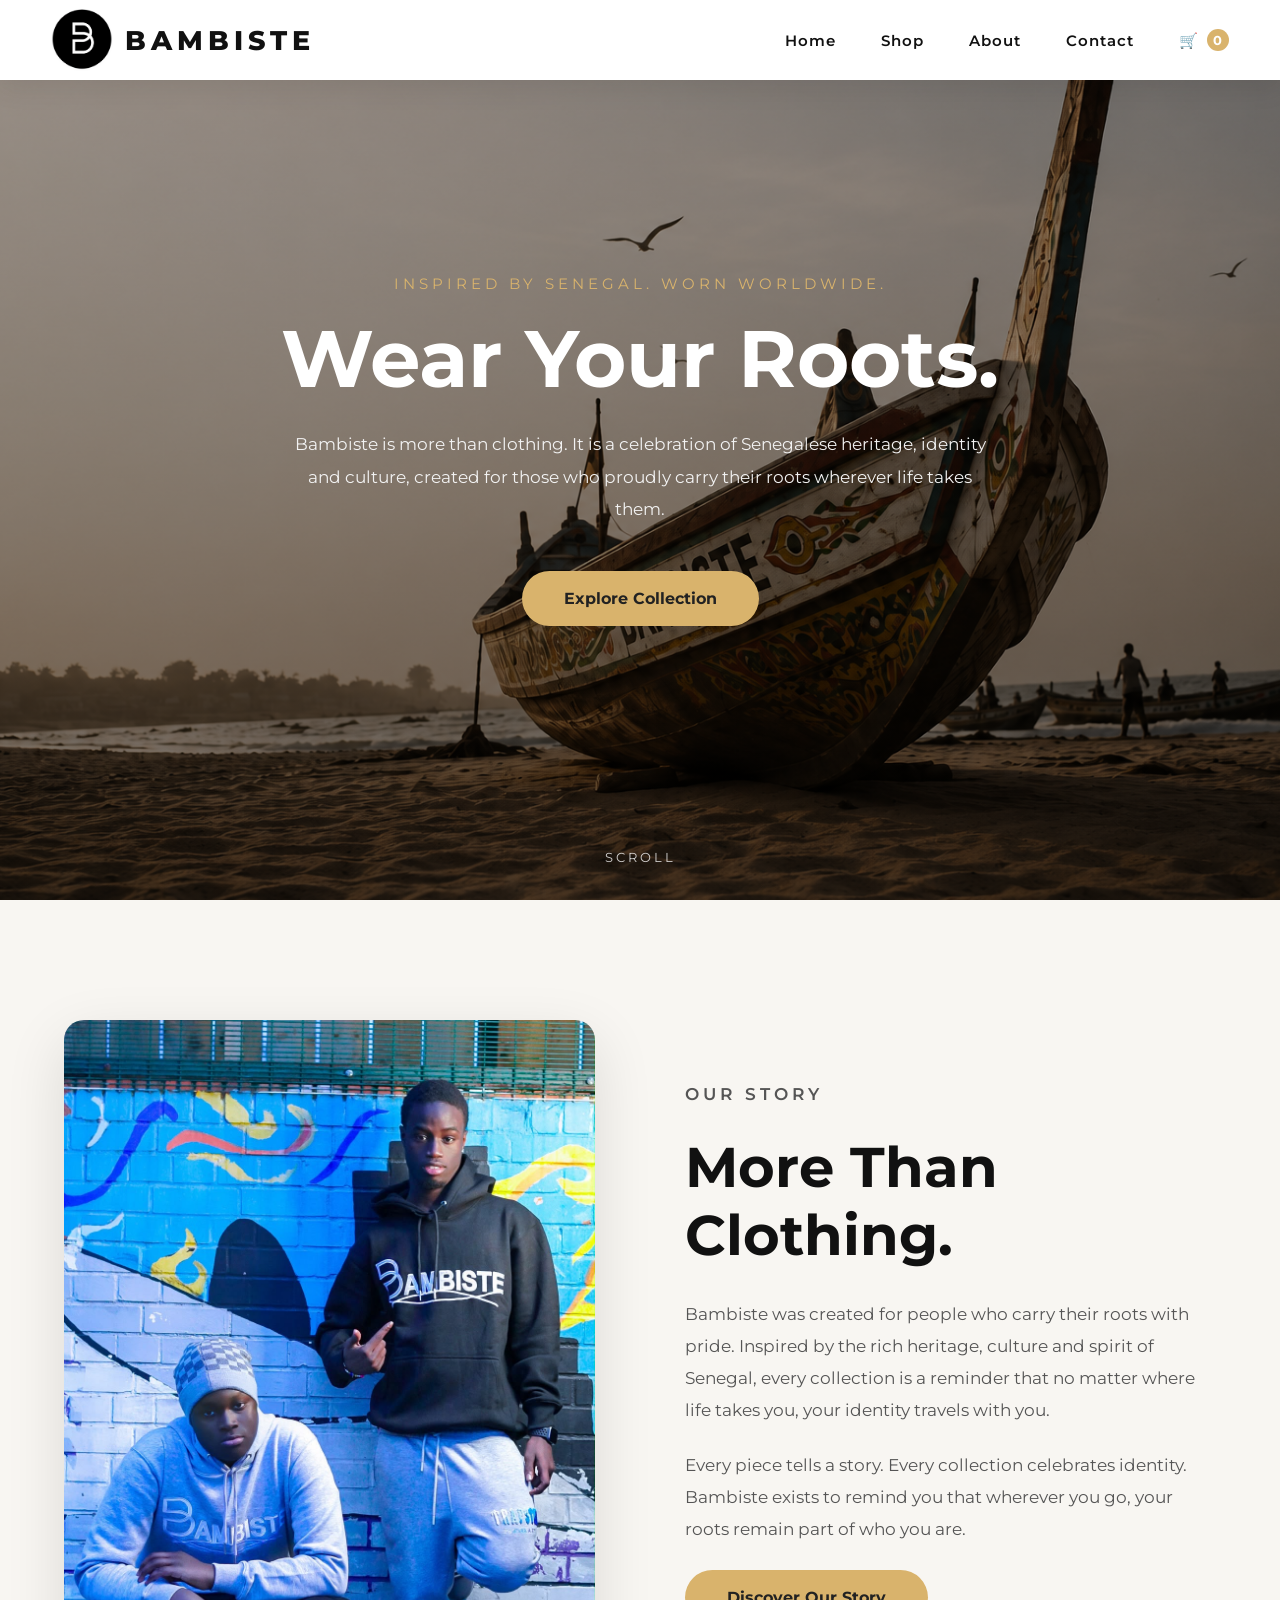
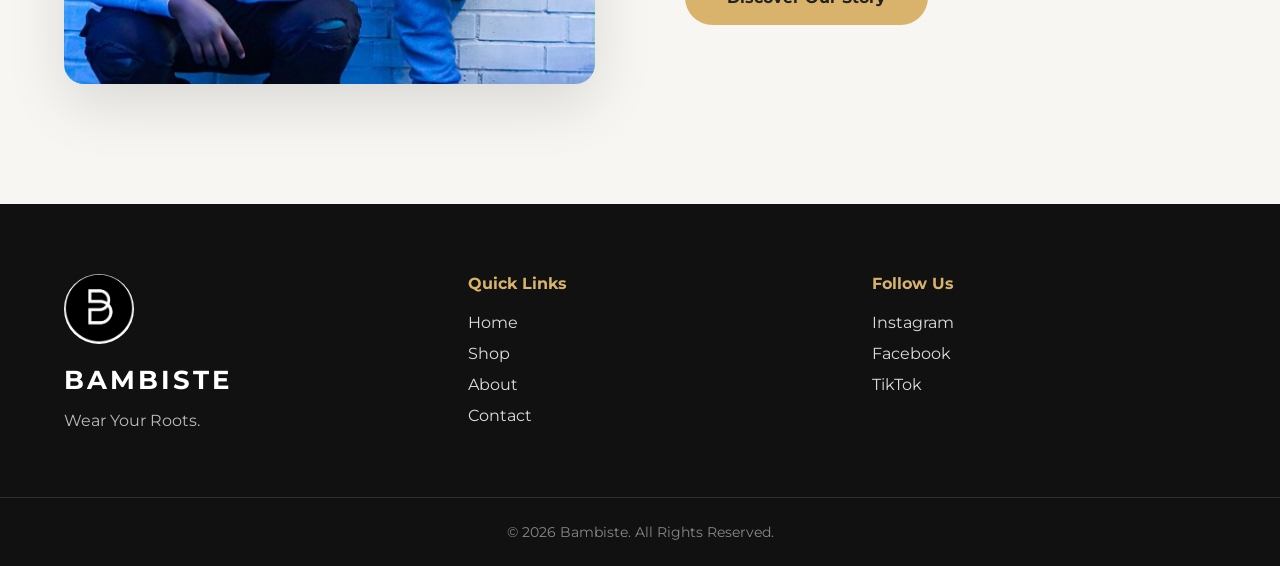
<file: index.html>
<!DOCTYPE html>
<html lang="en">

<head>

    <meta charset="UTF-8">
    <meta name="viewport" content="width=device-width, initial-scale=1.0">

    <title>Bambiste | Wear Your Roots</title>

    <link rel="stylesheet" href="style.css">

    <!-- Google Font -->
    <link rel="preconnect" href="https://fonts.googleapis.com">
    <link rel="preconnect" href="https://fonts.gstatic.com" crossorigin>

    <link href="https://fonts.googleapis.com/css2?family=Montserrat:wght@300;400;500;600;700;800&display=swap" rel="stylesheet">

</head>

<body class="inner-page">

    <!-- ==========================
         HEADER
    =========================== -->

    <header>
        
    <nav class="navbar">

    <a href="index.html" class="logo">
        <img src="logo.PNG" alt="Bambiste Logo">
        <span>BAMBISTE</span>
    </a>

    <!-- Hamburger Button -->
    <div class="menu-toggle" id="menu-toggle">
        ☰
    </div>

    <ul class="nav-links" id="nav-links">
        <li><a href="index.html">Home</a></li>
        <li><a href="shop.html">Shop</a></li>
        <li><a href="about.html">About</a></li>
        <li><a href="contact.html">Contact</a></li>

        <li class="cart-link">
            <a href="cart.html">
               🛒 <span id="cart-count">0</span>
            </a>

    </li>
    </ul>

</nav>

    </header>

    <main>

        <!-- ==========================
             HERO SECTION
        =========================== -->

        <section class="hero">

            <div class="hero-slider">

                <img src="gal.PNG" class="active hero-top" alt="Bambiste Collection">

            </div>

            <div class="hero-overlay"></div>

            <div class="hero-content">

                <p class="subtitle">
                    Inspired by Senegal. Worn Worldwide.
                </p>

                <h1>
                    Wear Your Roots.
                </h1>

                <p class="description">

                    Bambiste is more than clothing. It is a celebration of Senegalese heritage, identity and culture, created for those who proudly carry their roots wherever life takes them.

                </p>

                <a href="shop.html" class="btn">

                    Explore Collection

                </a>

            </div>

            <div class="scroll-indicator">

                Scroll

            </div>

        </section>

        <!-- ==========================
             OUR STORY
        =========================== -->

        <section class="story">

            <div class="story-container">

                <div class="story-image">

                    <img src="pic10.JPG" alt="Bambiste Story">

                </div>

                <div class="story-text">

                    <p class="section-subtitle">

                        OUR STORY

                    </p>

                    <h2>

                        More Than Clothing.

                    </h2>

                    <p>

                        Bambiste was created for people who carry their roots with pride. Inspired by the rich heritage, culture and spirit of Senegal, every collection is a reminder that no matter where life takes you, your identity travels with you.

                    </p>

                    <p>

                        Every piece tells a story. Every collection celebrates identity. Bambiste exists to remind you that wherever you go, your roots remain part of who you are.

                    </p>

                    <a href="about.html" class="btn">

                        Discover Our Story

                    </a>

                </div>

            </div>

        </section>

    </main>
    <!-- ==========================================
     FOOTER
========================================== -->

<footer class="footer">

    <div class="footer-container">

        <div class="footer-logo">

            <img src="logo.PNG" alt="Bambiste Logo">

            <h3>BAMBISTE</h3>

            <p>
                Wear Your Roots.
            </p>

        </div>

        <div class="footer-links">

            <h4>Quick Links</h4>

            <a href="index.html">Home</a>

            <a href="shop.html">Shop</a>

            <a href="about.html">About</a>

            <a href="contact.html">Contact</a>

        </div>

        <div class="footer-social">

            <h4>Follow Us</h4>

            <a href="https://www.instagram.com/bambiste___?igsh=OXBtdjVzZnRkYjZu"><i class="fab fa-instagram"></i> Instagram</a>

            <a href="https://www.facebook.com/share/1GH1LN5T4Q/?mibextid=wwXIfr"><i class="fab fa-facebook-f"></i> Facebook</a>

            <a href="https://www.tiktok.com/@bambiste___?_r=1&_t=ZN-988uR4INRzy"><i class="fab fa-tiktok"></i> TikTok</a>

        </div>

    </div>

    <div class="footer-bottom">

        © 2026 Bambiste. All Rights Reserved.

    </div>

</footer>

    <script src="script.js"></script>

</body>

</html>
</file>
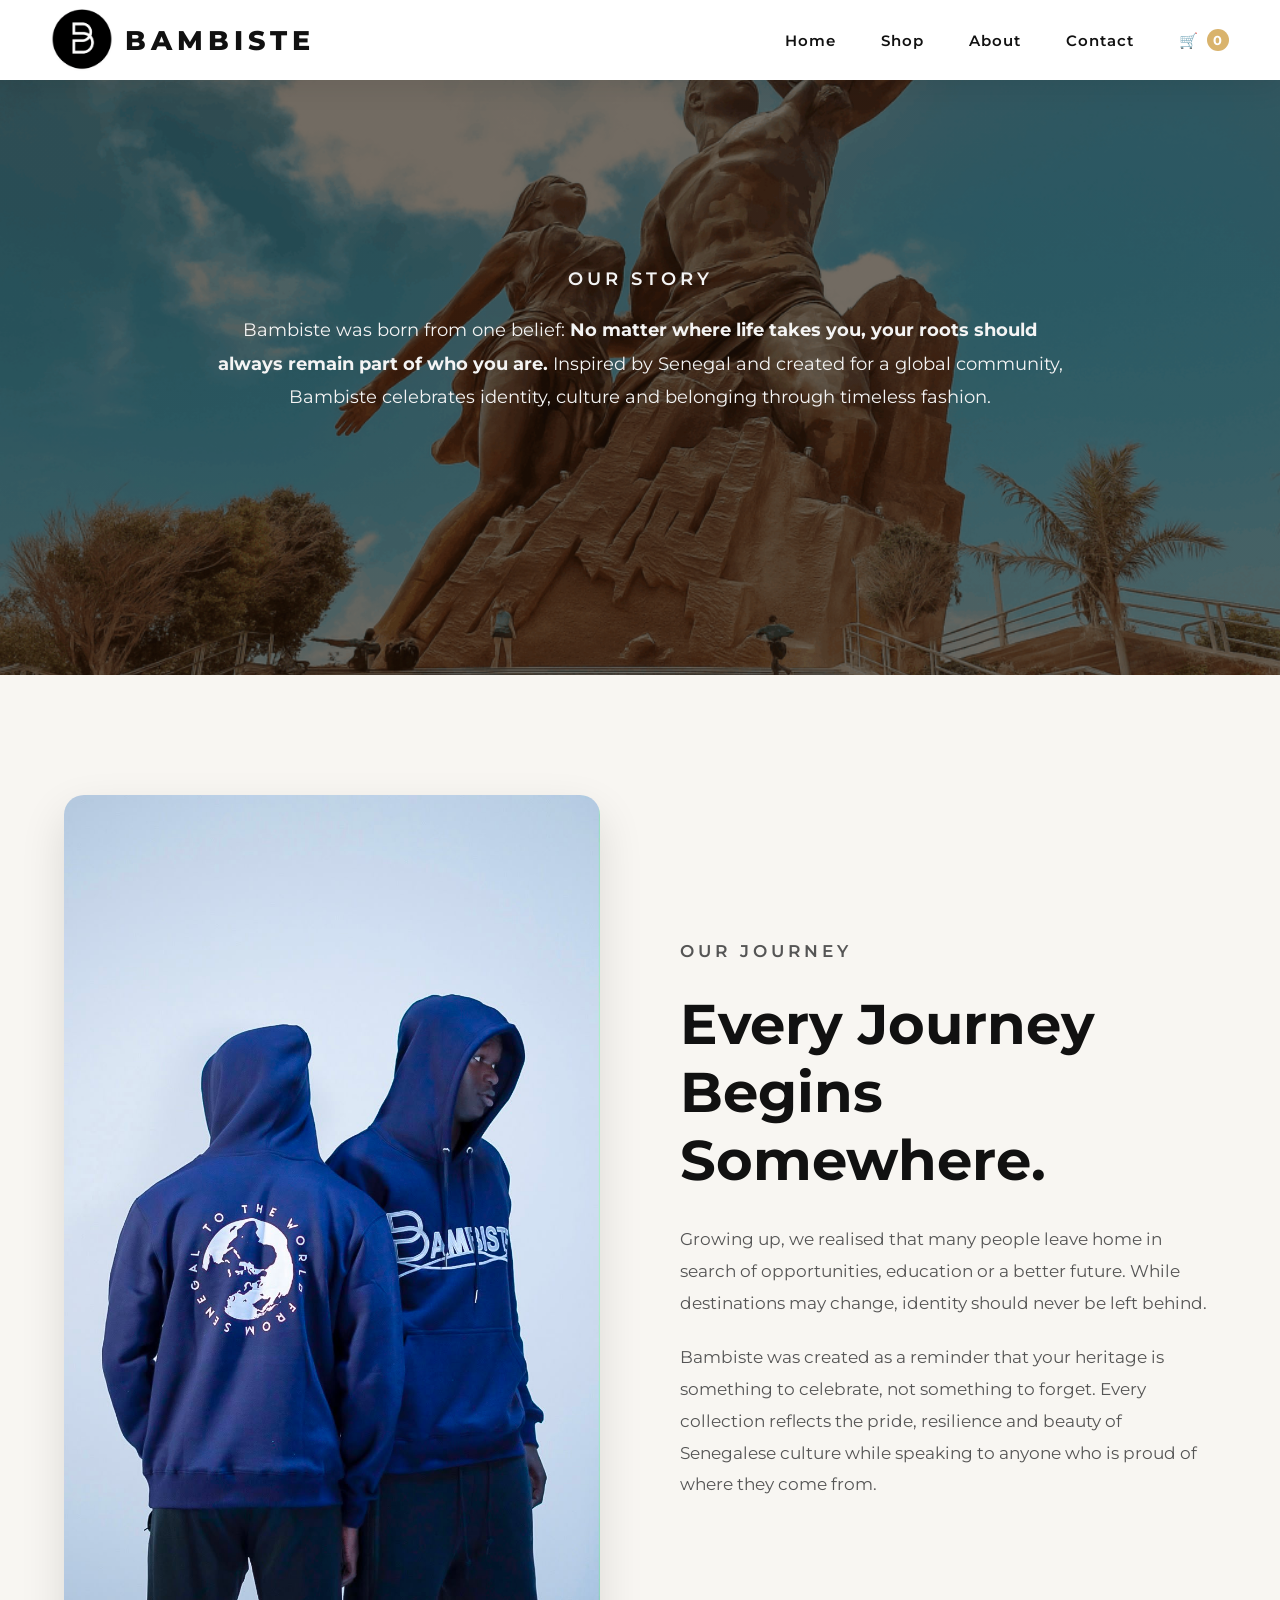
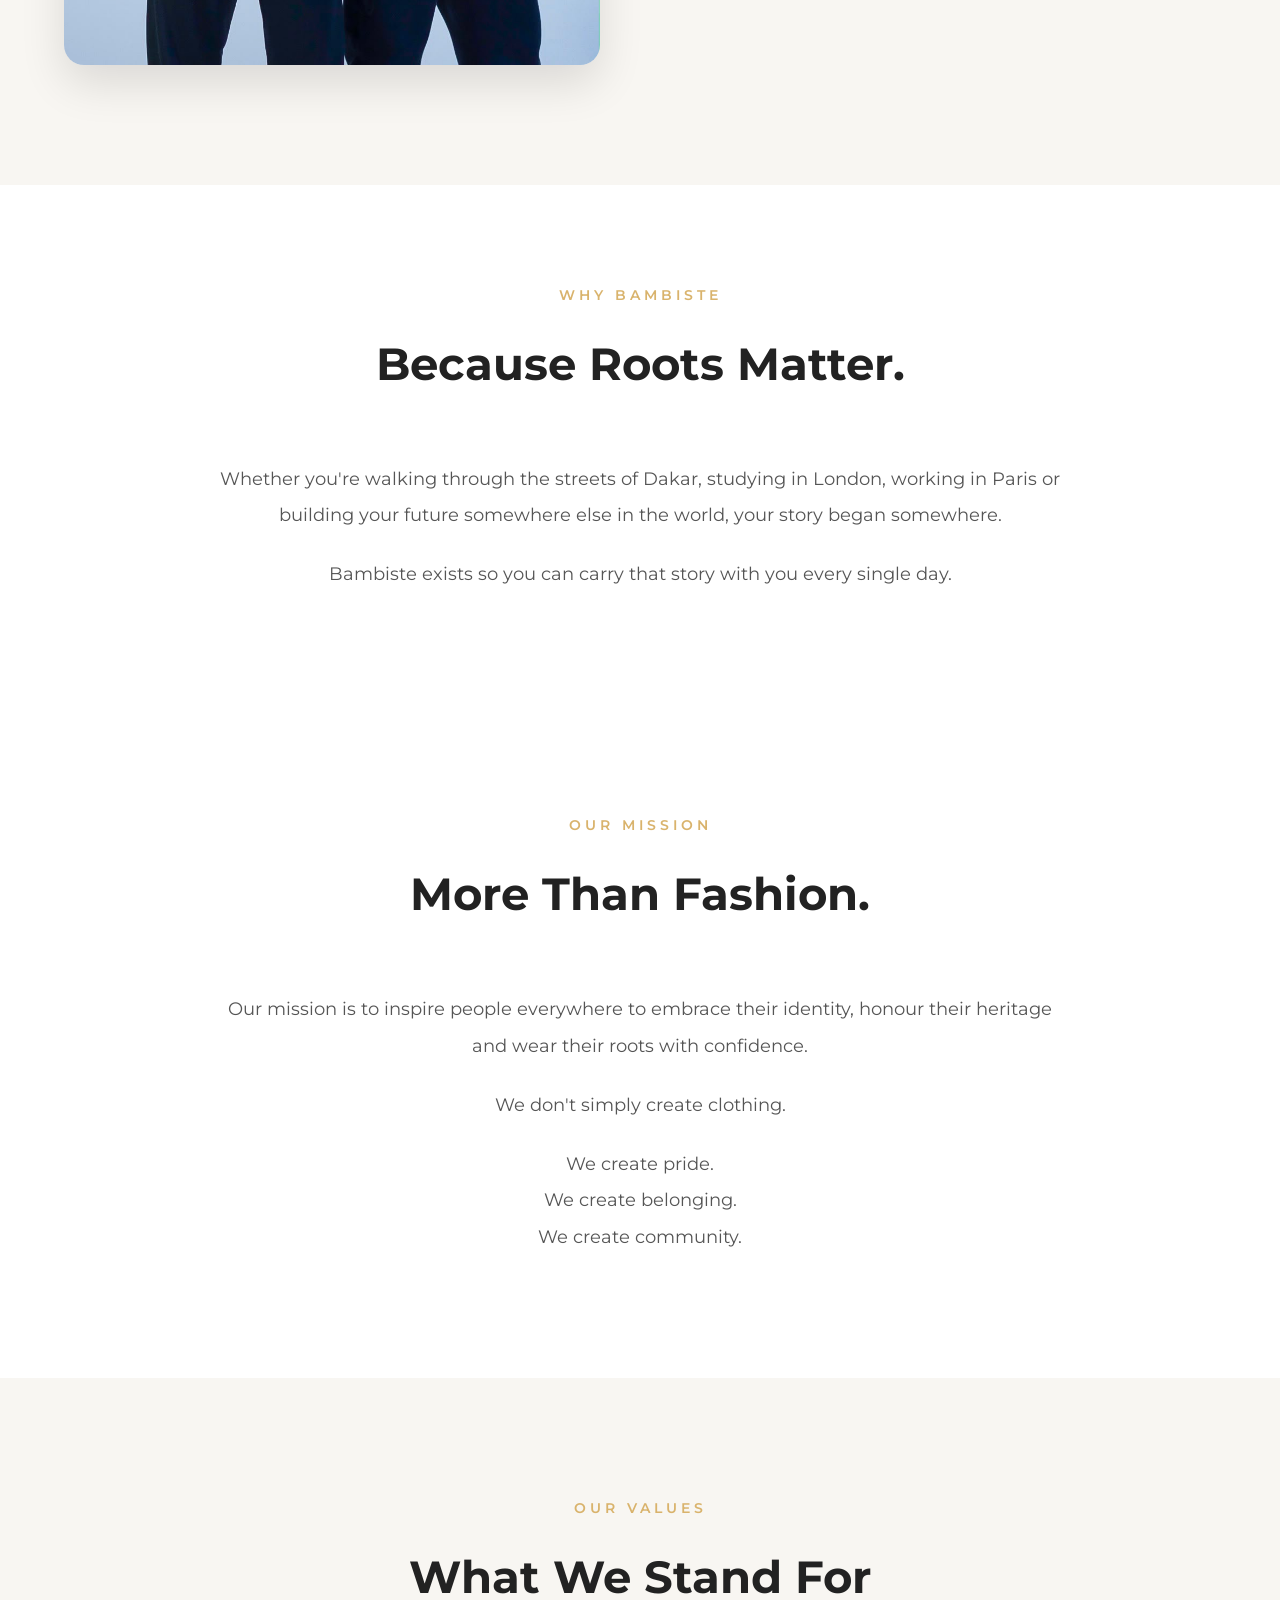
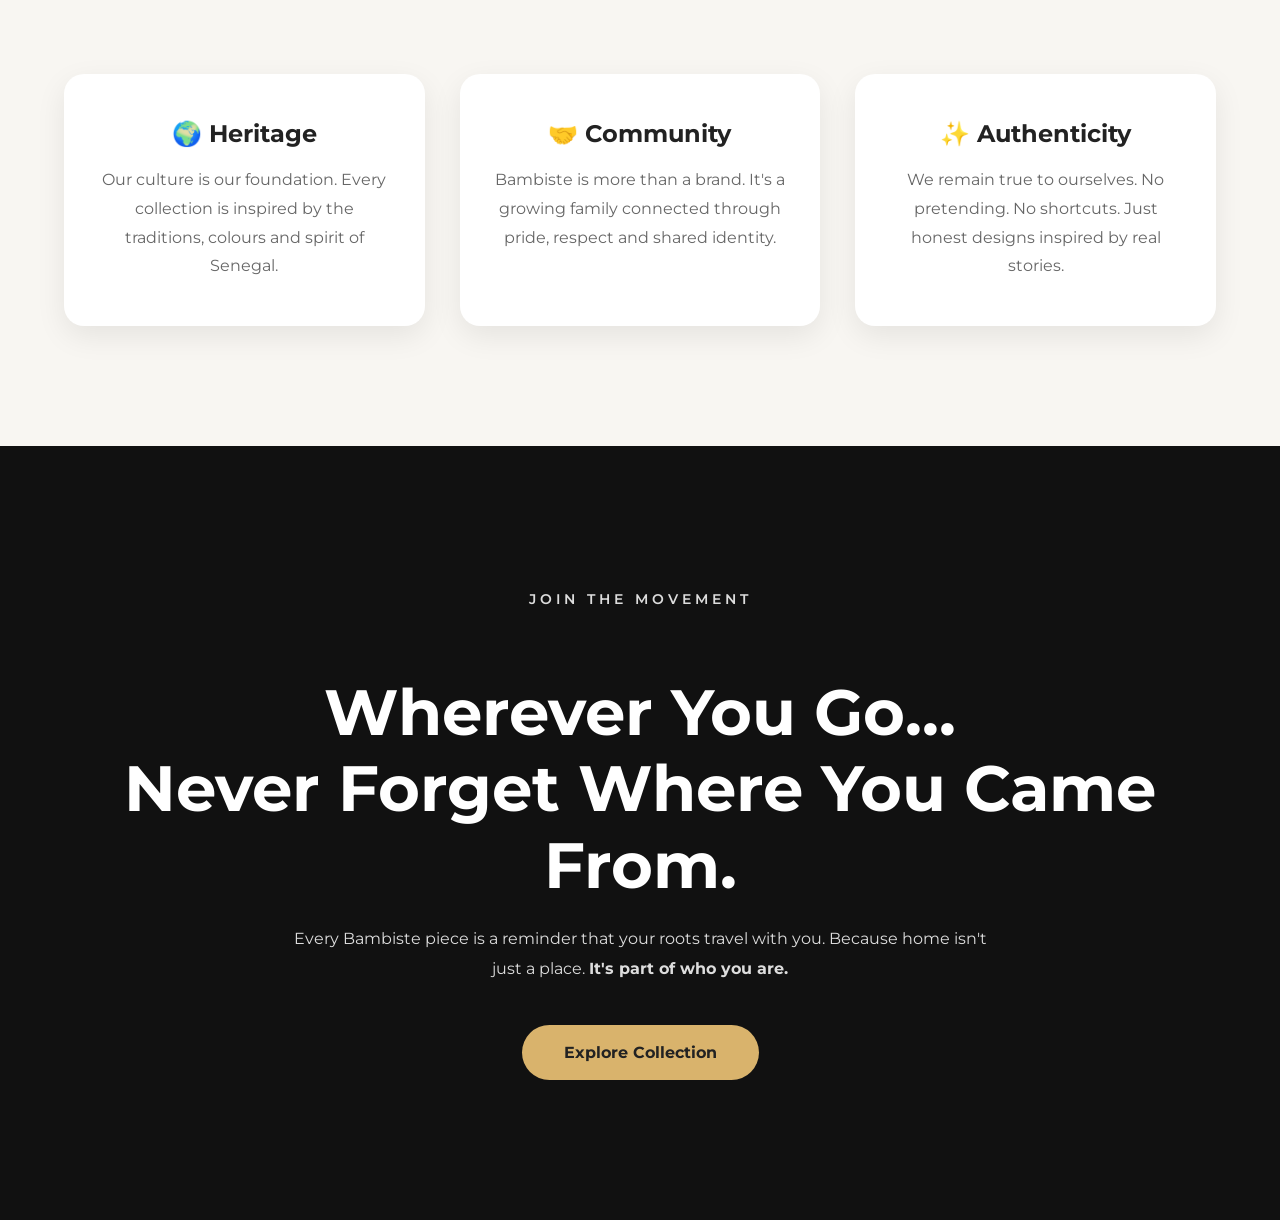
<file: about.html>
<!DOCTYPE html>
<html lang="en">

<head>

    <meta charset="UTF-8">
    <meta name="viewport" content="width=device-width, initial-scale=1.0">

    <title>About | Bambiste</title>

    <link rel="stylesheet" href="style.css">

    <!-- Google Font -->
    <link rel="preconnect" href="https://fonts.googleapis.com">
    <link rel="preconnect" href="https://fonts.gstatic.com" crossorigin>

    <link href="https://fonts.googleapis.com/css2?family=Montserrat:wght@300;400;500;600;700;800&display=swap" rel="stylesheet">

</head>

<body class="inner-page">

<header>

    <nav class="navbar">

    <a href="index.html" class="logo">
        <img src="logo.PNG" alt="Bambiste Logo">
        <span>BAMBISTE</span>
    </a>

    <!-- Hamburger Button -->
    <div class="menu-toggle" id="menu-toggle">
        ☰
    </div>

    <ul class="nav-links" id="nav-links">
        <li><a href="index.html">Home</a></li>
        <li><a href="shop.html">Shop</a></li>
        <li><a href="about.html">About</a></li>
        <li><a href="contact.html">Contact</a></li>

        <li class="cart-link">
            <a href="cart.html">
               🛒 <span id="cart-count">0</span>
            </a>

    </li>
    </ul>

</nav>

</header>

<main>

<!-- ==========================================
     ABOUT HERO
========================================== -->

<section class="about-hero">

    <div class="about-overlay"></div>

    <div class="about-content">

        <p class="section-subtitle">
            OUR STORY
        </p>

        
        <p>

            Bambiste was born from one belief:
            <strong>No matter where life takes you, your roots should always remain part of who you are.</strong>

            Inspired by Senegal and created for a global community, Bambiste celebrates identity, culture and belonging through timeless fashion.

        </p>

    </div>

</section>

<!-- ==========================================
     OUR STORY
========================================== -->

<section class="about-story">

    <div class="container">

        <div class="about-grid">

            <div class="about-image">

                <img src="pic9.JPG" alt="Bambiste Story">

            </div>

            <div class="about-text">

                <p class="section-subtitle">
                    OUR JOURNEY
                </p>

                <h2>
                    Every Journey Begins Somewhere.
                </h2>

                <p>

                    Growing up, we realised that many people leave home in search of opportunities, education or a better future. While destinations may change, identity should never be left behind.

                </p>

                <p>

                    Bambiste was created as a reminder that your heritage is something to celebrate, not something to forget. Every collection reflects the pride, resilience and beauty of Senegalese culture while speaking to anyone who is proud of where they come from.

                </p>

            </div>

        </div>

    </div>

</section>

<!-- ==========================================
     WHY BAMBISTE
========================================== -->

<section class="about-purpose">

    <div class="container">

        <div class="section-heading">

            <p class="section-subtitle">
                WHY BAMBISTE
            </p>

            <h2>
                Because Roots Matter.
            </h2>

        </div>

        <div class="purpose-text">

            <p>

                Whether you're walking through the streets of Dakar, studying in London, working in Paris or building your future somewhere else in the world, your story began somewhere.

            </p>

            <p>

                Bambiste exists so you can carry that story with you every single day.

            </p>

        </div>

    </div>

</section>

<!-- ==========================================
     OUR MISSION
========================================== -->

<section class="mission">

    <div class="container">

        <div class="section-heading">

            <p class="section-subtitle">
                OUR MISSION
            </p>

            <h2>
                More Than Fashion.
            </h2>

        </div>

        <div class="purpose-text">

            <p>

                Our mission is to inspire people everywhere to embrace their identity, honour their heritage and wear their roots with confidence.

            </p>

            <p>

                We don't simply create clothing.

            </p>

            <p>

                We create pride.
                <br>
                We create belonging.
                <br>
                We create community.

            </p>

        </div>

    </div>

</section>

<!-- ==========================================
     OUR VALUES
========================================== -->

<section class="values">

    <div class="container">

        <div class="section-heading">

            <p class="section-subtitle">
                OUR VALUES
            </p>

            <h2>
                What We Stand For
            </h2>

        </div>

        <div class="values-grid">

            <div class="value-card">

                <h3>🌍 Heritage</h3>

                <p>

                    Our culture is our foundation. Every collection is inspired by the traditions, colours and spirit of Senegal.

                </p>

            </div>

            <div class="value-card">

                <h3>🤝 Community</h3>

                <p>

                    Bambiste is more than a brand. It's a growing family connected through pride, respect and shared identity.

                </p>

            </div>

            <div class="value-card">

                <h3>✨ Authenticity</h3>

                <p>

                    We remain true to ourselves. No pretending. No shortcuts. Just honest designs inspired by real stories.

                </p>

            </div>

        </div>

    </div>

</section>

<!-- ==========================================
     FINAL MESSAGE
========================================== -->

<section class="about-cta">

    <div class="container">

        <p class="section-subtitle">

            JOIN THE MOVEMENT

        </p>

        <h2>

            Wherever You Go...
            <br>
            Never Forget Where You Came From.

        </h2>

        <p>

            Every Bambiste piece is a reminder that your roots travel with you.

            Because home isn't just a place.

            <strong>It's part of who you are.</strong>

        </p>

        <a href="shop.html" class="btn">

            Explore Collection

        </a>

    </div>

</section>

</main>

<script src="script.js"></script>

</body>

</html>
</file>
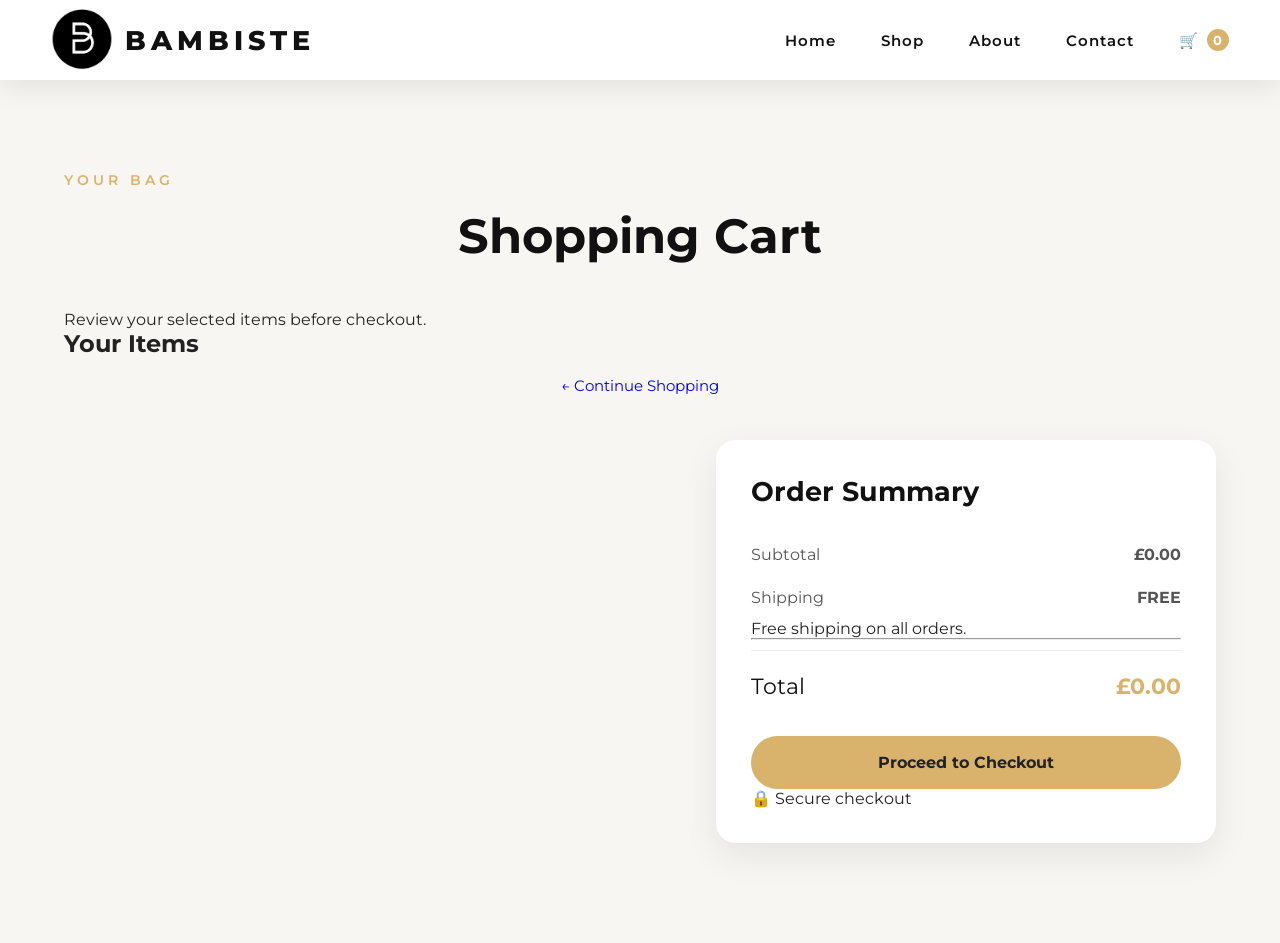
<file: cart.html>
<!DOCTYPE html>
<html lang="en">

<head>

<meta charset="UTF-8">
<meta name="viewport" content="width=device-width, initial-scale=1.0">

<title>Your Cart | Bambiste</title>

<link rel="stylesheet" href="style.css">

<link rel="preconnect" href="https://fonts.googleapis.com">
<link rel="preconnect" href="https://fonts.gstatic.com" crossorigin>

<link href="https://fonts.googleapis.com/css2?family=Montserrat:wght@300;400;500;600;700;800&display=swap" rel="stylesheet">

</head>


<body class="inner-page">


<!-- ===============================
HEADER
================================ -->

<header>

<nav class="navbar">

<a href="index.html" class="logo">

<img src="logo.PNG" alt="Bambiste Logo">

<span>BAMBISTE</span>

</a>


<div class="menu-toggle" id="menu-toggle">
☰
</div>


<ul class="nav-links" id="nav-links">

<li>
<a href="index.html">Home</a>
</li>

<li>
<a href="shop.html">Shop</a>
</li>

<li>
<a href="about.html">About</a>
</li>

<li>
<a href="contact.html">Contact</a>
</li>


<li class="cart-link">

<a href="cart.html">

🛒

<span id="cart-count">0</span>

</a>

</li>

</ul>

</nav>

</header>



<!-- ===============================
CART PAGE
================================ -->

<main>

<section class="cart-page">

<div class="container">


<!-- PAGE HEADER -->

<div class="cart-heading">

<p class="section-subtitle">
YOUR BAG
</p>

<h1>
Shopping Cart
</h1>

<p>
Review your selected items before checkout.
</p>

</div>



<!-- CART LAYOUT -->

<div class="cart-layout">


<!-- ===============================
CART ITEMS
================================ -->

<div class="cart-products">


<div class="cart-products-header">

<h2>
Your Items
</h2>

<span id="cart-item-count">
</span>

</div>


<div id="cart-items">

<!-- Cart products are inserted by cart.js -->

</div>


<!-- CONTINUE SHOPPING -->

<div class="continue-shopping">

<a href="shop.html" class="continue-link">

← Continue Shopping

</a>

</div>

</div>



<!-- ===============================
ORDER SUMMARY
================================ -->

<aside class="cart-summary">


<h2>
Order Summary
</h2>


<div class="summary-row">

<span>
Subtotal
</span>

<strong>
£<span id="subtotal">0.00</span>
</strong>

</div>


<div class="summary-row">

<span>
Shipping
</span>

<strong>
FREE
</strong>

</div>


<div class="summary-note">

Free shipping on all orders.

</div>


<hr>


<div class="summary-row total-row">

<span>
Total
</span>

<strong>
£<span id="total">0.00</span>
</strong>

</div>



<!-- CHECKOUT -->

<a href="checkout.html"
   class="btn checkout-btn">

Proceed to Checkout

</a>


<p class="secure-checkout">

🔒 Secure checkout

</p>


</aside>


</div>

</div>

</section>

</main>



<!-- ===============================
SCRIPTS
================================ -->

<script src="script.js"></script>

<script src="cart.js"></script>


</body>

</html>
</file>
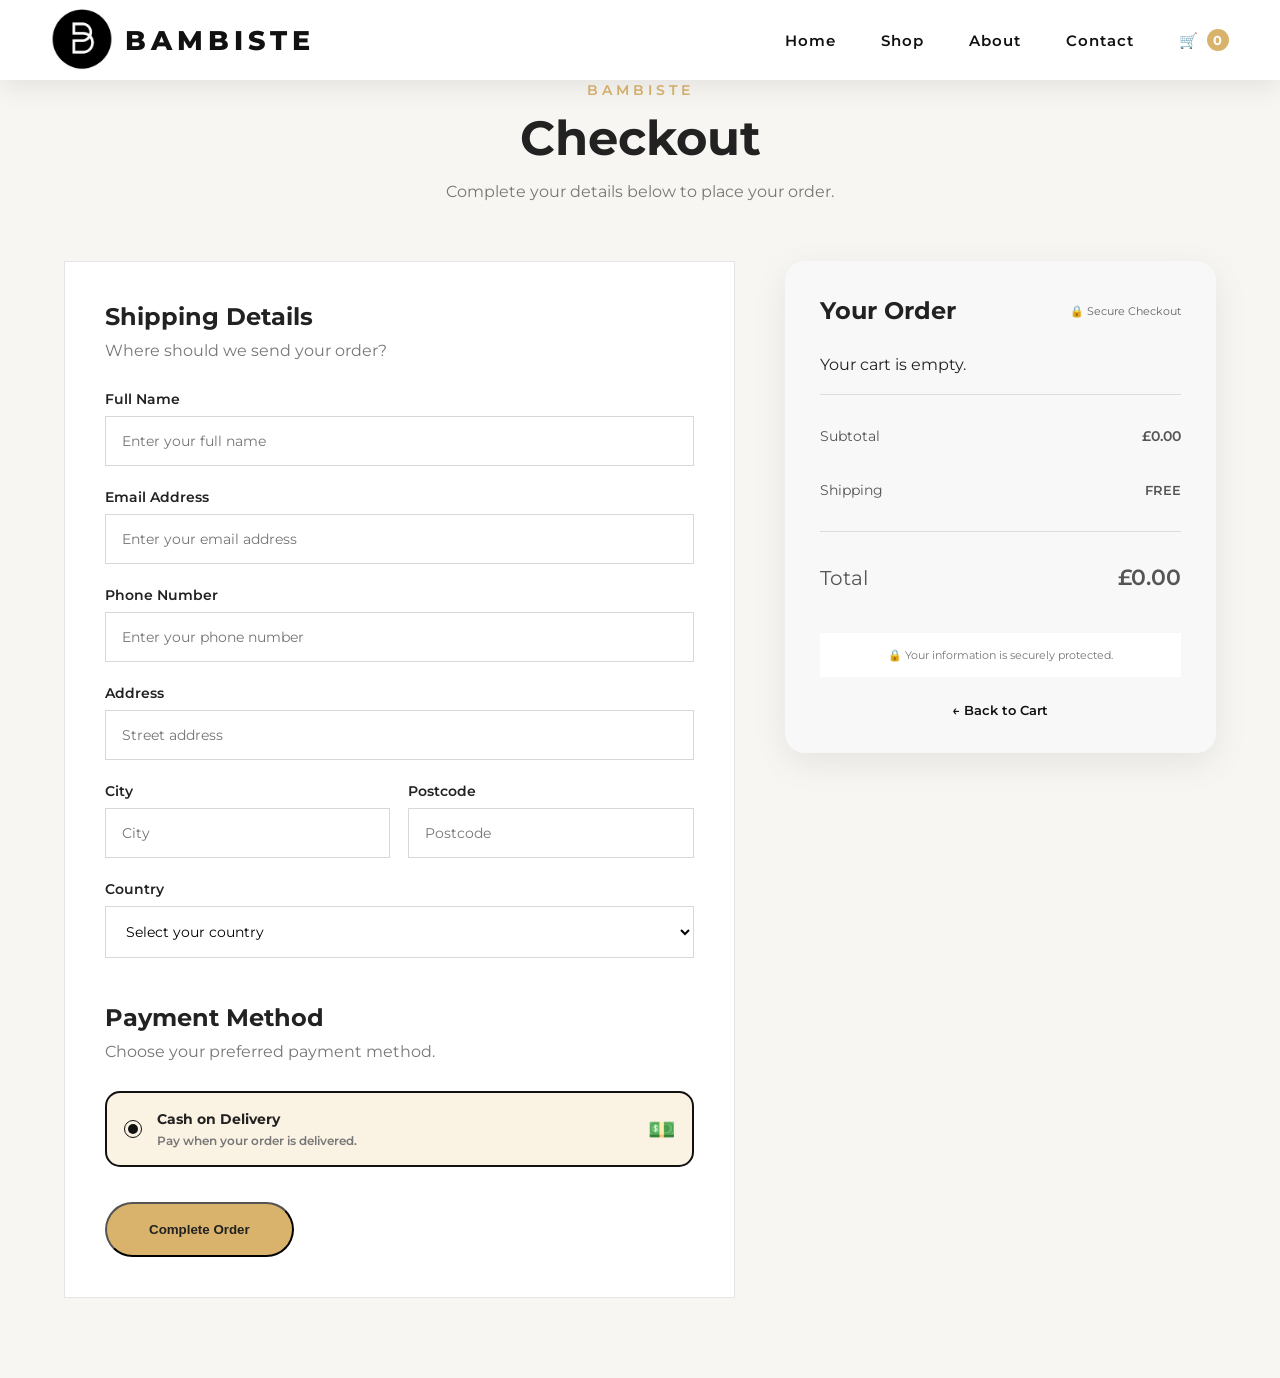
<file: checkout.html>
<!DOCTYPE html>
<html lang="en">

<head>

<meta charset="UTF-8">
<meta name="viewport" content="width=device-width, initial-scale=1.0">

<title>Checkout | Bambiste</title>

<link rel="stylesheet" href="style.css">
<link rel="stylesheet" href="checkout.css">

<link rel="preconnect" href="https://fonts.googleapis.com">
<link rel="preconnect" href="https://fonts.gstatic.com" crossorigin>

<link href="https://fonts.googleapis.com/css2?family=Montserrat:wght@300;400;500;600;700;800&display=swap" rel="stylesheet">

</head>

<body class="inner-page">

<!-- ==========================
HEADER
========================== -->

<header>

<nav class="navbar">

<a href="index.html" class="logo">

<img src="logo.PNG" alt="Bambiste Logo">

<span>BAMBISTE</span>

</a>

<div class="menu-toggle" id="menu-toggle">
☰
</div>

<ul class="nav-links" id="nav-links">

<li>
<a href="index.html">Home</a>
</li>

<li>
<a href="shop.html">Shop</a>
</li>

<li>
<a href="about.html">About</a>
</li>

<li>
<a href="contact.html">Contact</a>
</li>

<li class="cart-link">

<a href="cart.html">
🛒 <span id="cart-count">0</span>
</a>

</li>

</ul>

</nav>

</header>


<!-- ==========================
CHECKOUT
========================== -->

<main>

<section class="checkout-page">

<div class="container">

<div class="checkout-heading">

<p class="section-subtitle">
BAMBISTE
</p>

<h1>Checkout</h1>

<p>
Complete your details below to place your order.
</p>

</div>


<div class="checkout-grid">


<!-- ==========================
CUSTOMER DETAILS
========================== -->

<div class="checkout-form-box">

<h2>Shipping Details</h2>

<p class="checkout-intro">
Where should we send your order?
</p>


<form id="checkoutForm">


<div class="form-group">

<label for="fullName">
Full Name
</label>

<input
type="text"
id="fullName"
name="fullName"
placeholder="Enter your full name"
required>

</div>


<div class="form-group">

<label for="email">
Email Address
</label>

<input
type="email"
id="email"
name="email"
placeholder="Enter your email address"
required>

</div>


<div class="form-group">

<label for="phone">
Phone Number
</label>

<input
type="tel"
id="phone"
name="phone"
placeholder="Enter your phone number"
required>

</div>


<div class="form-group">

<label for="address">
Address
</label>

<input
type="text"
id="address"
name="address"
placeholder="Street address"
required>

</div>


<div class="form-row">

<div class="form-group">

<label for="city">
City
</label>

<input
type="text"
id="city"
name="city"
placeholder="City"
required>

</div>


<div class="form-group">

<label for="postcode">
Postcode
</label>

<input
type="text"
id="postcode"
name="postcode"
placeholder="Postcode"
required>

</div>

</div>


<div class="form-group">

<label for="country">
Country
</label>

<select id="country" name="country" required>

<option value="">
Select your country
</option>

<option value="United Kingdom">
United Kingdom
</option>

<option value="Senegal">
Senegal
</option>

<option value="France">
France
</option>

<option value="Spain">
Spain
</option>

<option value="Other">
Other
</option>

</select>

</div>


<!-- ==========================
PAYMENT
========================== -->

<div class="checkout-payment">

<h2>Payment Method</h2>

<p class="checkout-intro">
Choose your preferred payment method.
</p>

<div class="payment-methods">

    <!-- CASH ON DELIVERY -->

    <div
        class="payment-option selected"
        data-payment="cash-on-delivery"
    >

        <div class="payment-radio"></div>

        <div class="payment-details">

            <strong>Cash on Delivery</strong>

            <span>
                Pay when your order is delivered.
            </span>

        </div>

        <div class="payment-logo">
            💵
        </div>

    </div>

</div>

</div>



<button
    type="submit"
    class="btn checkout-btn"
    id="place-order">

    Complete Order

</button>


</form>

</div>


<!-- ==========================
ORDER SUMMARY
========================== -->

<div class="order-summary">

<div class="summary-header">

<h2>Your Order</h2>

<span class="secure-checkout">
🔒 Secure Checkout
</span>

</div>


<div id="checkout-items">

<!-- Products inserted by checkout.js -->

</div>


<div class="summary-divider">
</div>


<div class="summary-row">

<span>Subtotal</span>

<strong>
£<span id="checkout-subtotal">0.00</span>
</strong>

</div>


<div class="summary-row">

<span>Shipping</span>

<strong class="free-shipping">
FREE
</strong>

</div>


<div class="summary-divider">
</div>


<div class="summary-row checkout-total">

<span>Total</span>

<strong>
£<span id="checkout-total">0.00</span>
</strong>

</div>


<div class="checkout-security">

🔒 Your information is securely protected.

</div>


<a href="cart.html" class="back-to-cart">
← Back to Cart
</a>

</div>


</div>

</div>

</section>

</main>


<script src="script.js"></script>
<script src="cart.js"></script>
<script src="checkout.js"></script>

</body>

</html>
</file>
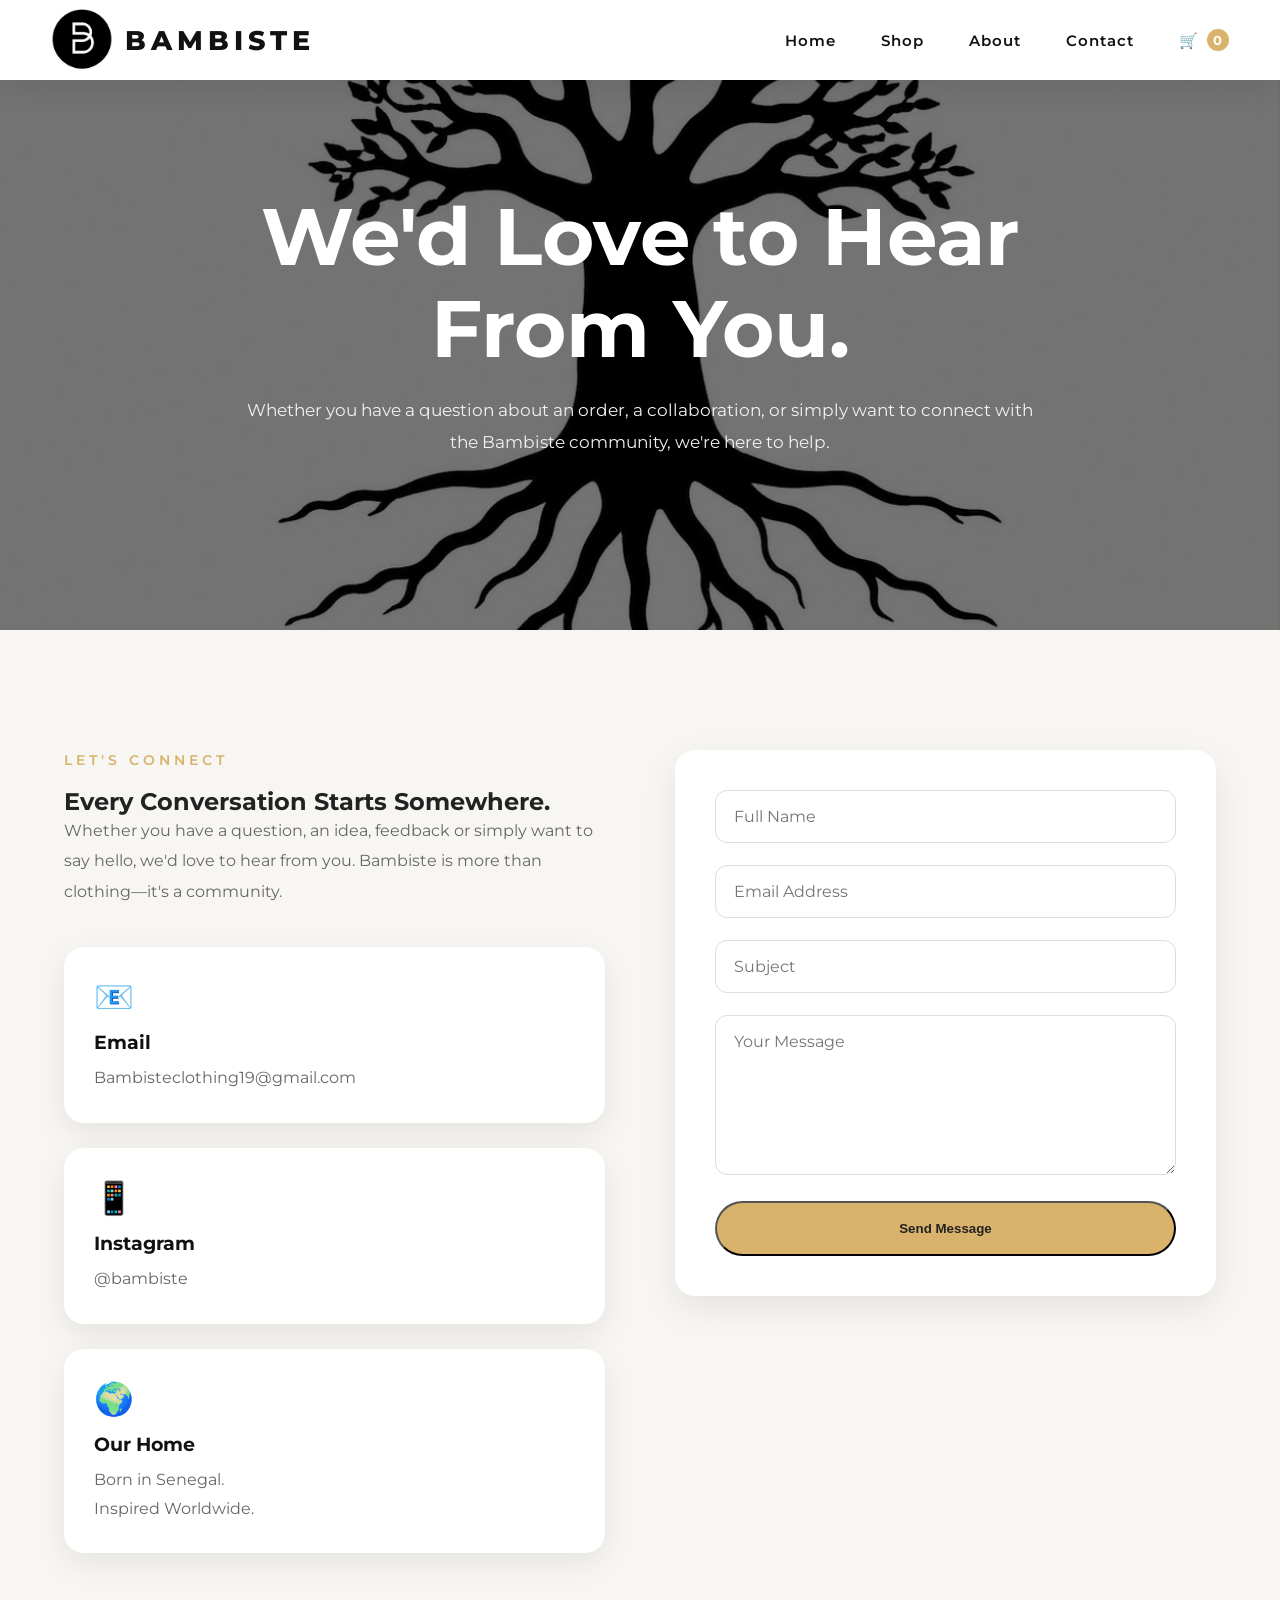
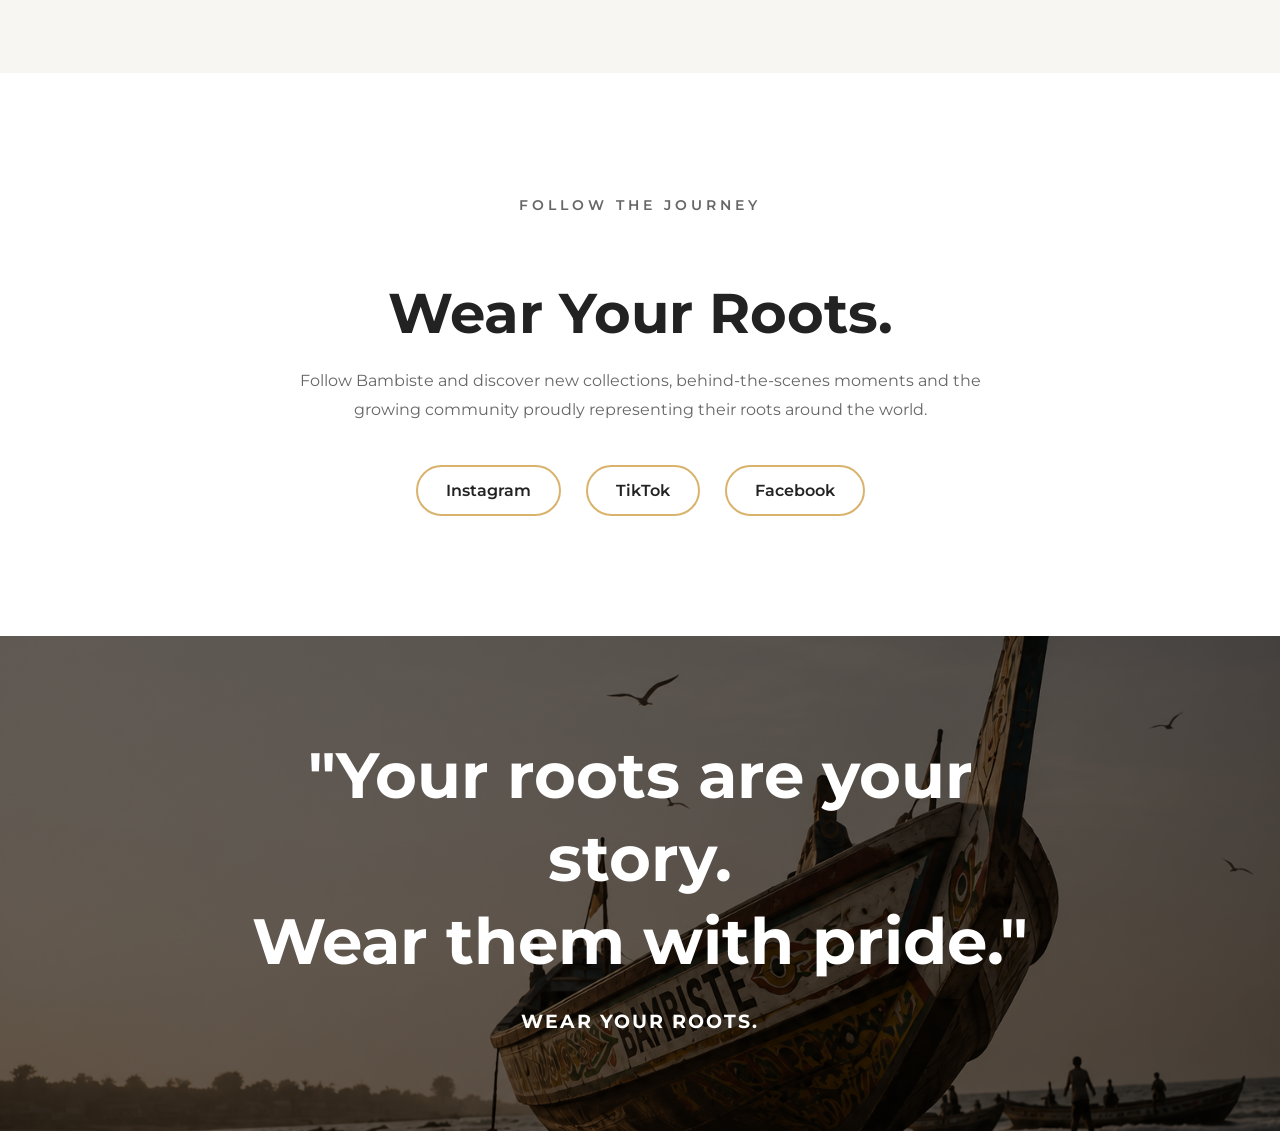
<file: contact.html>
<!DOCTYPE html>
<html lang="en">

<head>

    <meta charset="UTF-8">
    <meta name="viewport" content="width=device-width, initial-scale=1.0">

    <title>Contact | Bambiste</title>

    <link rel="stylesheet" href="style.css">

    <!-- Google Font -->
    <link rel="preconnect" href="https://fonts.googleapis.com">
    <link rel="preconnect" href="https://fonts.gstatic.com" crossorigin>

    <link href="https://fonts.googleapis.com/css2?family=Montserrat:wght@300;400;500;600;700;800&display=swap" rel="stylesheet">

</head>

<body class="inner-page">

<!-- ==========================
     HEADER
========================== -->

<header>

   <nav class="navbar">

    <a href="index.html" class="logo">
        <img src="logo.PNG" alt="Bambiste Logo">
        <span>BAMBISTE</span>
    </a>

    <!-- Hamburger Button -->
    <div class="menu-toggle" id="menu-toggle">
        ☰
    </div>

    <ul class="nav-links" id="nav-links">
        <li><a href="index.html">Home</a></li>
        <li><a href="shop.html">Shop</a></li>
        <li><a href="about.html">About</a></li>
        <li><a href="contact.html">Contact</a></li>

        <li class="cart-link">
            <a href="cart.html">
               🛒 <span id="cart-count">0</span>
            </a>

    </li>
    </ul>

</nav>

</header>

<main>

<!-- ==========================
     CONTACT HERO
========================== -->

<section class="contact-hero">

    <div class="contact-overlay"></div>

    <div class="contact-content">


        <h1>

            We'd Love to Hear From You.

        </h1>

        <p>

            Whether you have a question about an order, a collaboration, or simply want to connect with the Bambiste community, we're here to help.

        </p>

    </div>

</section>

<!-- ==========================
     CONTACT SECTION
========================== -->

<section class="contact-section">

    <div class="container">

        <div class="contact-grid">

            <!-- LEFT SIDE -->

            <div class="contact-info">

                <p class="section-subtitle">

                    LET'S CONNECT

                </p>

                <h2>

                    Every Conversation Starts Somewhere.

                </h2>

                <p class="contact-intro">

                    Whether you have a question, an idea, feedback or simply want to say hello, we'd love to hear from you. Bambiste is more than clothing—it's a community.

                </p>

                <div class="info-cards">

                    <div class="info-card">

                        <div class="info-icon">📧</div>

                        <h3>Email</h3>

                        <p>Bambisteclothing19@gmail.com</p>

                    </div>

                    <div class="info-card">

                        <div class="info-icon">📱</div>

                        <h3>Instagram</h3>

                        <p>@bambiste</p>

                    </div>

                    <div class="info-card">

                        <div class="info-icon">🌍</div>

                        <h3>Our Home</h3>

                        <p>

                            Born in Senegal.<br>
                            Inspired Worldwide.

                        </p>

                    </div>

                </div>

            </div>

            <!-- RIGHT SIDE -->

            <div class="contact-form">

   <form
    action="https://formsubmit.co/kaire0145@gmail.com"
    method="POST"
>

    <input
        type="hidden"
        name="_subject"
        value="New Bambiste Contact Message"
    >

    <input
        type="hidden"
        name="_next"
        value="https://kaire0145-art.github.io/bambiste-website/success-contact.html"
    >

    <input
        type="hidden"
        name="_captcha"
        value="false"
    >

    <div class="input-group">
        <input
            type="text"
            name="name"
            placeholder="Full Name"
            required
        >
    </div>

    <div class="input-group">
        <input
            type="email"
            name="email"
            placeholder="Email Address"
            required
        >
    </div>

    <div class="input-group">
        <input
            type="text"
            name="subject"
            placeholder="Subject"
        >
    </div>

    <div class="input-group">
        <textarea
            name="message"
            rows="6"
            placeholder="Your Message"
            required
        ></textarea>
    </div>

    <button class="btn" type="submit">
        Send Message
    </button>

</form>

            </div>

        </div>

    </div>

</section>

<!-- ==========================
     FOLLOW US
========================== -->

<section class="contact-social">

    <div class="container">

        <p class="section-subtitle">

            FOLLOW THE JOURNEY

        </p>

        <h2>

            Wear Your Roots.

        </h2>

        <p>

            Follow Bambiste and discover new collections, behind-the-scenes moments and the growing community proudly representing their roots around the world.

        </p>

        <div class="social-links">

            <a href="https://www.instagram.com/bambiste___?igsh=OXBtdjVzZnRkYjZu">Instagram</a>

            <a href="https://www.tiktok.com/@bambiste___?_r=1&_t=ZN-988uR4INRzy">TikTok</a>

            <a href="https://www.facebook.com/share/1GH1LN5T4Q/?mibextid=wwXIfr">Facebook</a>

        </div>

    </div>

</section>

<!-- ==========================
     FINAL QUOTE
========================== -->

<section class="contact-quote">

    <div class="quote-overlay"></div>

    <div class="quote-content">

        <h2>

            "Your roots are your story.<br>
            Wear them with pride."

        </h2>

        <p>

            <strong>Wear Your Roots.</strong>

        </p>

    </div>

</section>

</main>

<script src="script.js"></script>

</body>

</html>
</file>
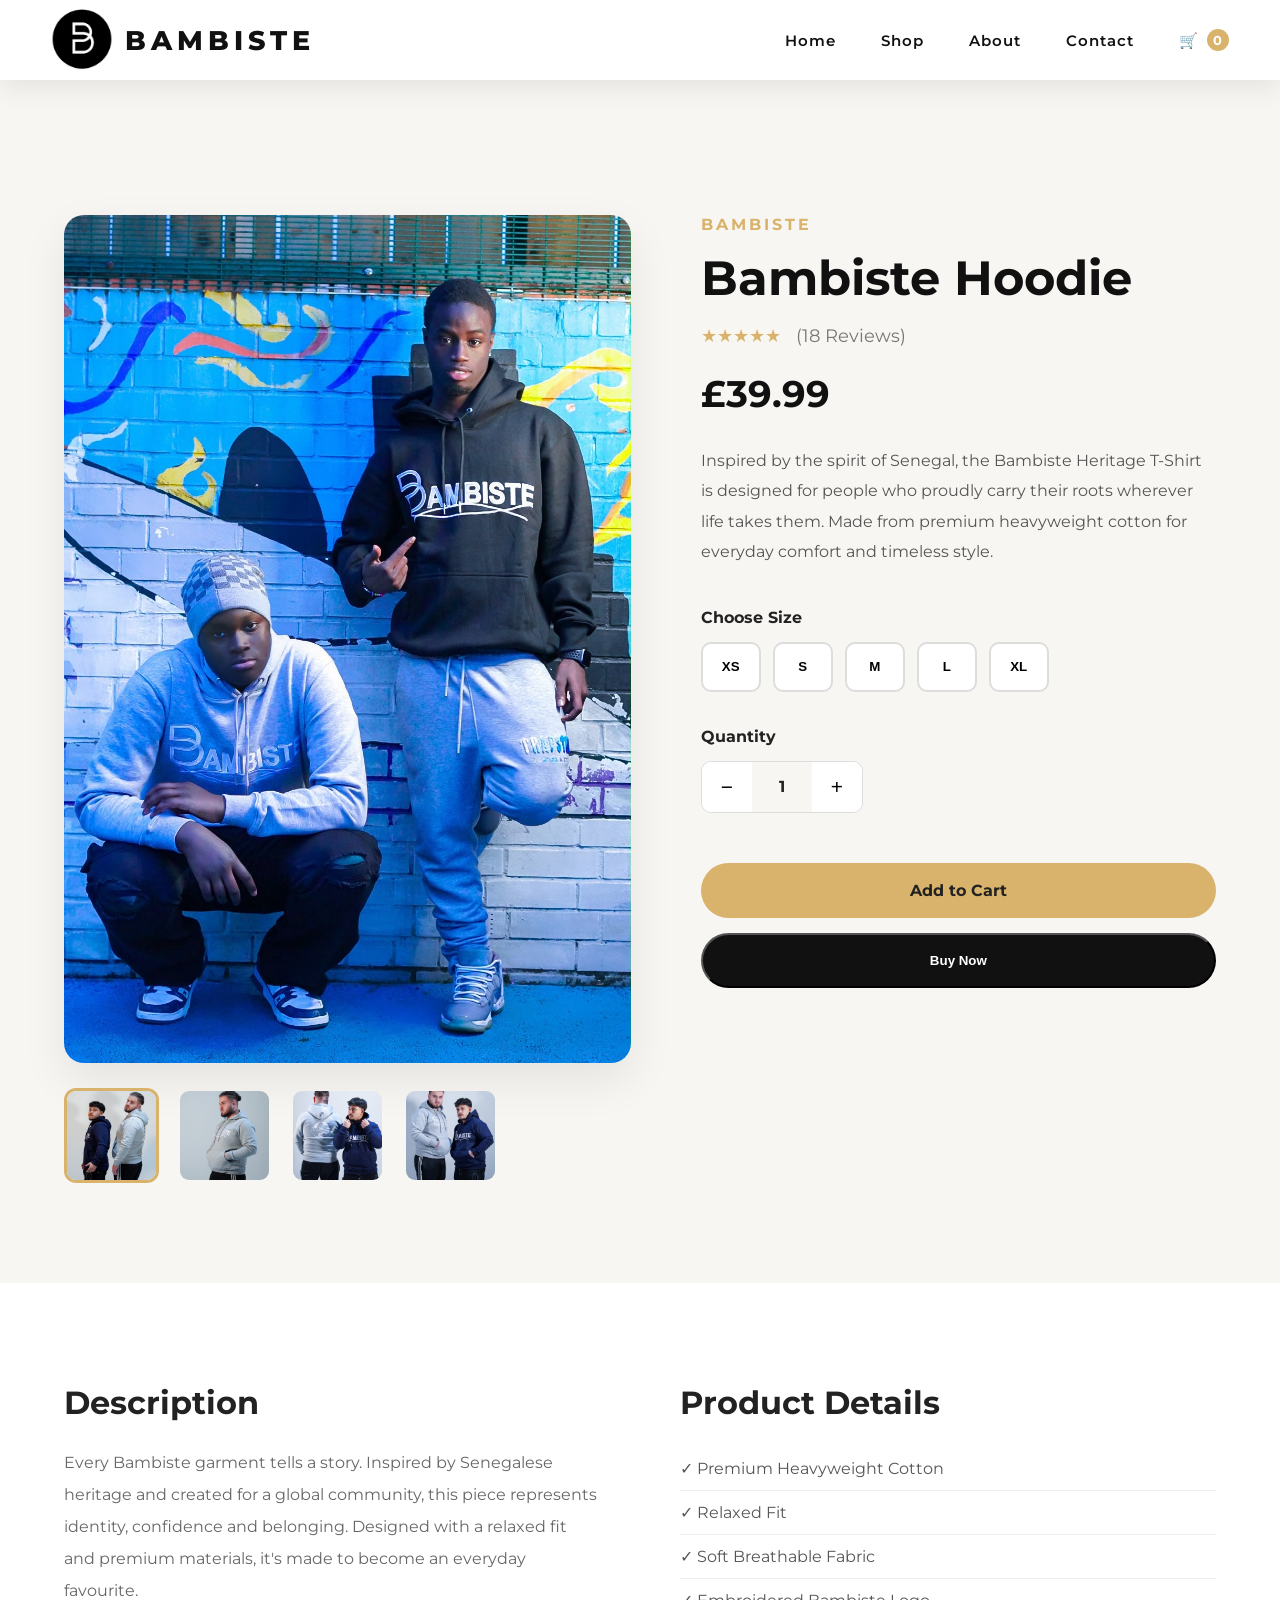
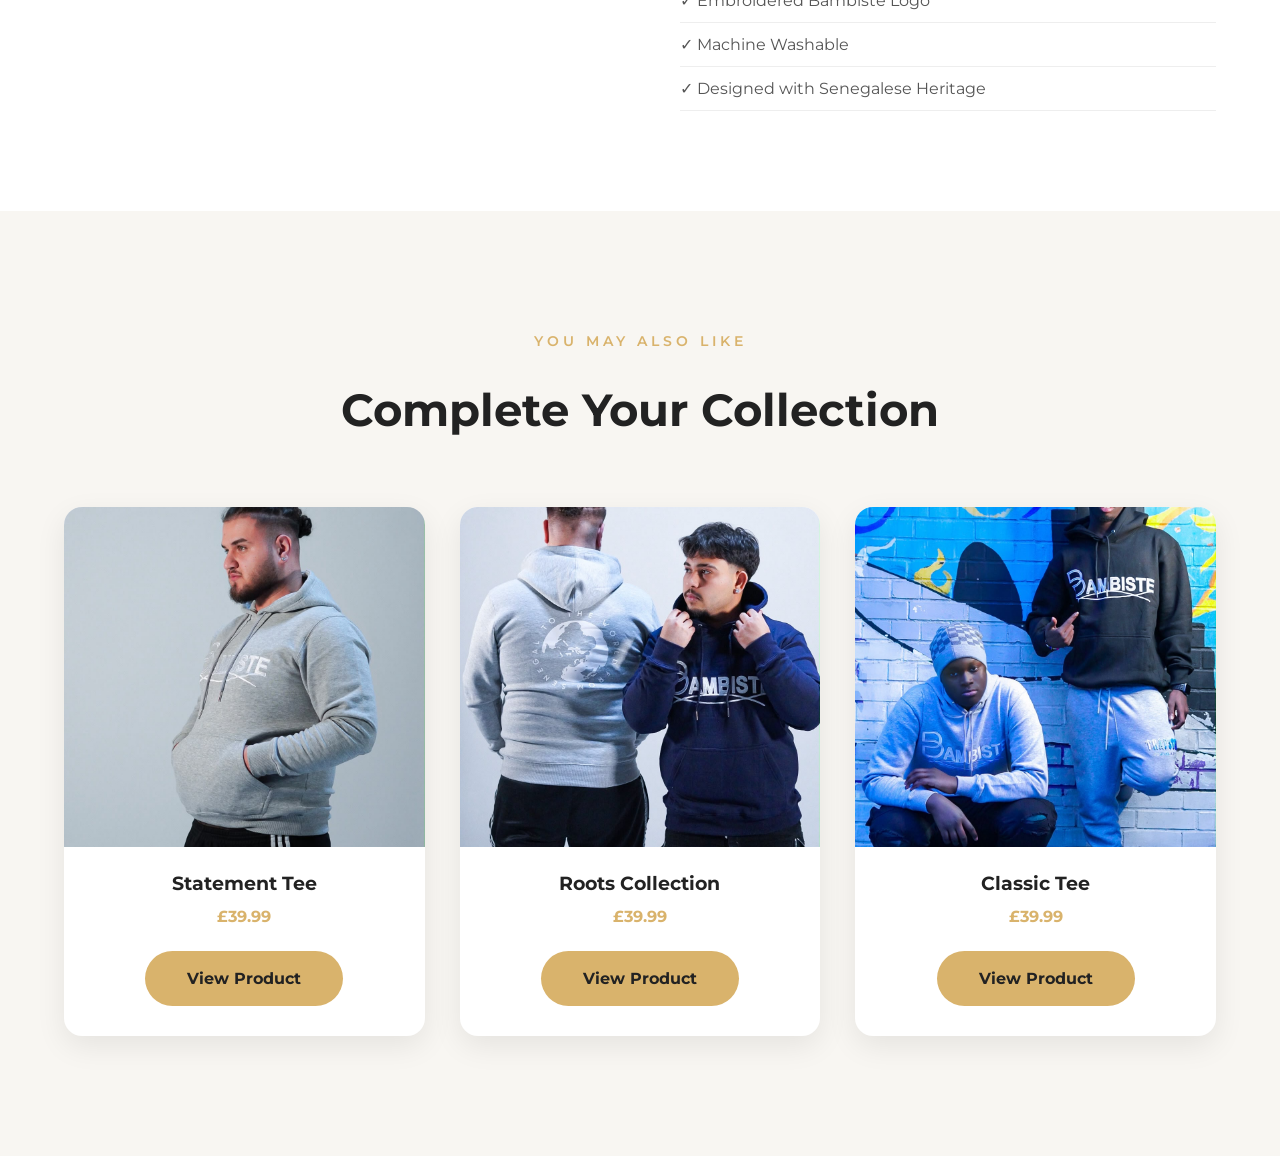
<file: product1.html>
<!DOCTYPE html>
<html lang="en">

<head>

    <meta charset="UTF-8">
    <meta name="viewport" content="width=device-width, initial-scale=1.0">

    <title>Bambiste Heritage T-Shirt | Bambiste</title>

    <link rel="stylesheet" href="style.css">

    <!-- Google Font -->
    <link rel="preconnect" href="https://fonts.googleapis.com">
    <link rel="preconnect" href="https://fonts.gstatic.com" crossorigin>

    <link href="https://fonts.googleapis.com/css2?family=Montserrat:wght@300;400;500;600;700;800&display=swap" rel="stylesheet">

</head>

<body class="inner-page">

<!-- ==========================
HEADER
========================== -->

<header>

    <nav class="navbar">

    <a href="index.html" class="logo">
        <img src="logo.PNG" alt="Bambiste Logo">
        <span>BAMBISTE</span>
    </a>

    <!-- Hamburger Button -->
    <div class="menu-toggle" id="menu-toggle">
        ☰
    </div>

    <ul class="nav-links" id="nav-links">
        <li><a href="index.html">Home</a></li>
        <li><a href="shop.html">Shop</a></li>
        <li><a href="about.html">About</a></li>
        <li><a href="contact.html">Contact</a></li>
        
        <li class="cart-link">
            <a href="cart.html">
               🛒 <span id="cart-count">0</span>
            </a>

    </li>
    </ul>

</nav>

</header>

<main>

<!-- ==========================
PRODUCT
========================== -->

<section class="product-page">

<div class="container">

<p class="breadcrumb">


</p>

<div class="product-grid">

<!-- PRODUCT IMAGES -->

<div class="product-gallery">

<div class="main-image">

<img src="pic10.JPG" id="mainProductImage" alt="Bambiste Heritage T-Shirt">

</div>

<div class="thumbnail-gallery">

<img src="pic3.JPG" class="thumb active-thumb" alt="Thumbnail">

<img src="pic4.JPG" class="thumb" alt="Thumbnail">

<img src="pic5.JPG" class="thumb" alt="Thumbnail">

<img src="pic6.JPG" class="thumb" alt="Thumbnail">

</div>

</div>

<!-- PRODUCT INFO -->

<div class="product-info"
     data-id="1"
     data-name="Bambiste Hoodie"
     data-price="39.99"
     data-image="pic10.JPG">

     <p class="product-brand">

        BAMBISTE

    </p>

    <h1>

        Bambiste Hoodie

    </h1>

    <p class="rating">

        ★★★★★

        <span>(18 Reviews)</span>

    </p>

    <h2 class="price">

        £39.99

    </h2>

     

<p class="product-description">

Inspired by the spirit of Senegal, the Bambiste Heritage T-Shirt is designed for people who proudly carry their roots wherever life takes them. Made from premium heavyweight cotton for everyday comfort and timeless style.

</p>

<!-- SIZE -->

<div class="product-option">

<h3>Choose Size</h3>

<div class="sizes">
    <button class="size-btn">XS</button>
    <button class="size-btn">S</button>
    <button class="size-btn">M</button>
    <button class="size-btn">L</button>
    <button class="size-btn">XL</button>
</div>
</div>

<!-- QUANTITY -->

<div class="product-option">

<h3>Quantity</h3>

<div class="quantity-box">
    <button id="minus">−</button>
    <span id="quantity">1</span>
    <button id="plus">+</button>
</div>
</div>

<a href="cart.html"
   class="btn add-cart"
   data-id="1"
   data-name="Bambiste Hoodie"
   data-price="39.99"
   data-image="pic10.JPG">
    Add to Cart
</a>

<button type="button" class="btn secondary-btn" id="buyNow">
    Buy Now
</button>
</div>

</div>

</div>

</section>

<!-- ==========================
DESCRIPTION
========================== -->

<section class="product-details">

<div class="container">

<div class="details-grid">

<div>

<h2>

Description

</h2>

<p>

Every Bambiste garment tells a story. Inspired by Senegalese heritage and created for a global community, this piece represents identity, confidence and belonging. Designed with a relaxed fit and premium materials, it's made to become an everyday favourite.

</p>

</div>

<div>

<h2>

Product Details

</h2>

<ul>

<li>✓ Premium Heavyweight Cotton</li>

<li>✓ Relaxed Fit</li>

<li>✓ Soft Breathable Fabric</li>

<li>✓ Embroidered Bambiste Logo</li>

<li>✓ Machine Washable</li>

<li>✓ Designed with Senegalese Heritage</li>

</ul>

</div>

</div>

</div>

</section>

<!-- ==========================
RELATED PRODUCTS
========================== -->

<section class="related-products">

<div class="container">

<div class="section-heading">

<p class="section-subtitle">

YOU MAY ALSO LIKE

</p>

<h2>

Complete Your Collection

</h2>

</div>

<div class="product-grid-small">

<div class="related-card">

<img src="pic4.JPG" alt="Statement">

<h3>Statement Tee</h3>

<p>£39.99</p>

<a href="product1.html" class="btn">

View Product

</a>

</div>

<div class="related-card">

<img src="pic5.JPG" alt="Roots">

<h3>Roots Collection</h3>

<p>£39.99</p>

<a href="product1.html" class="btn">

View Product

</a>

</div>

<div class="related-card">

<img src="pic10.JPG" alt="Classic">

<h3>Classic Tee</h3>

<p>£39.99</p>

<a href="product1.html" class="btn">

View Product

</a>

</div>

</div>

</div>

</section>

</main>
<script src="script.js"></script>
<script src="cart.js"></script>
<script src="product.js"></script>
</body>

</html>
</file>
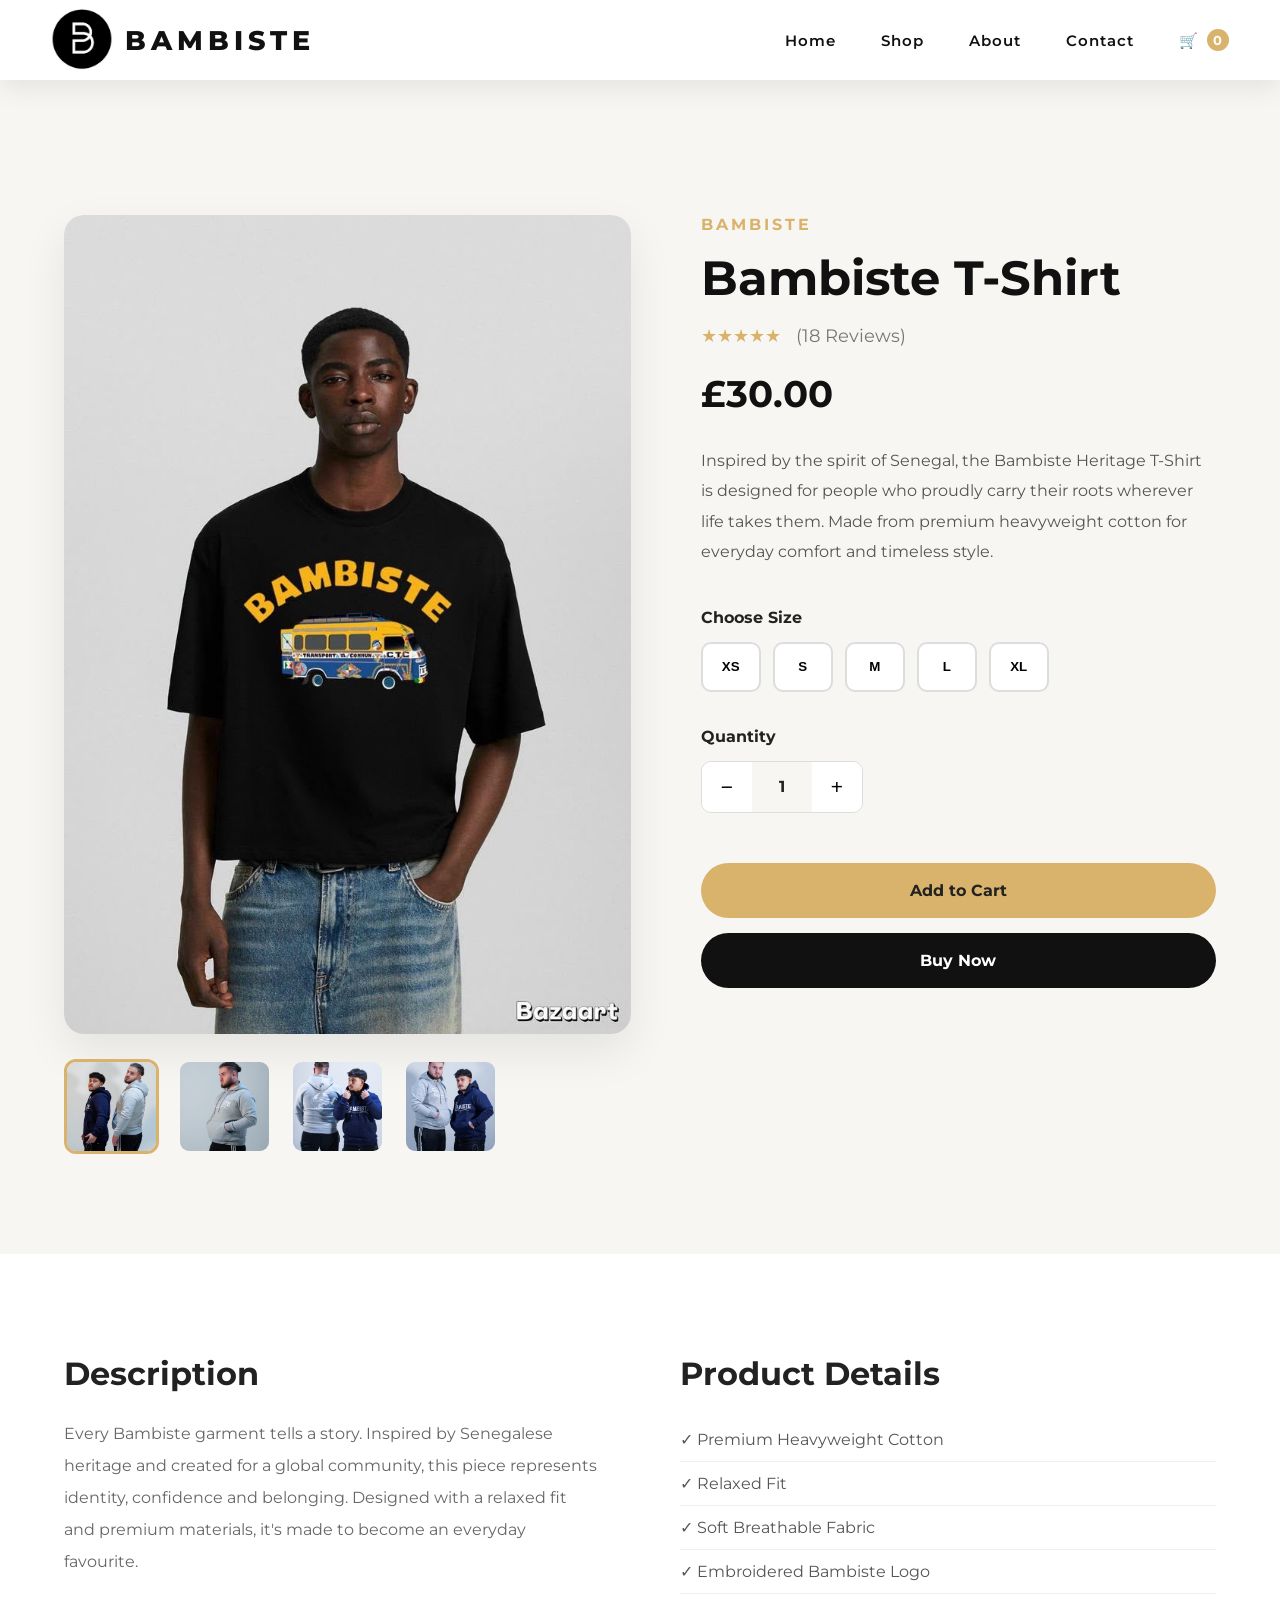
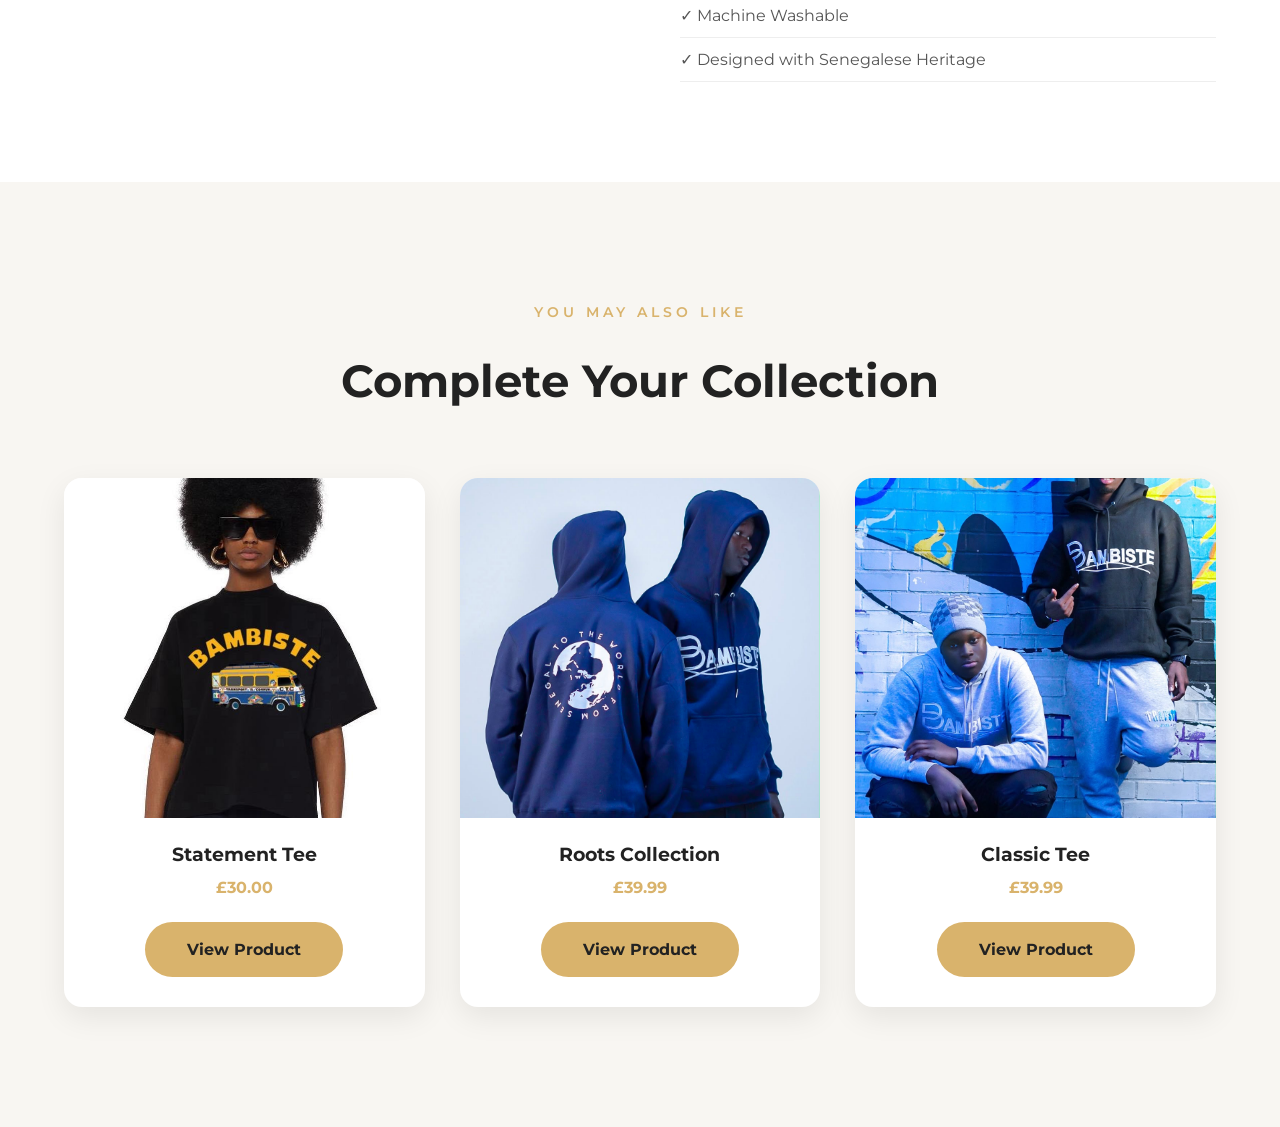
<file: product2.html>
<!DOCTYPE html>
<html lang="en">

<head>

    <meta charset="UTF-8">
    <meta name="viewport" content="width=device-width, initial-scale=1.0">

    <title>Bambiste Heritage T-Shirt | Bambiste</title>

    <link rel="stylesheet" href="style.css">

    <!-- Google Font -->
    <link rel="preconnect" href="https://fonts.googleapis.com">
    <link rel="preconnect" href="https://fonts.gstatic.com" crossorigin>

    <link href="https://fonts.googleapis.com/css2?family=Montserrat:wght@300;400;500;600;700;800&display=swap" rel="stylesheet">

</head>

<body class="inner-page">

<!-- ==========================
HEADER
========================== -->

<header>

    <nav class="navbar">

    <a href="index.html" class="logo">
        <img src="logo.PNG" alt="Bambiste Logo">
        <span>BAMBISTE</span>
    </a>

    <!-- Hamburger Button -->
    <div class="menu-toggle" id="menu-toggle">
        ☰
    </div>

    <ul class="nav-links" id="nav-links">
        <li><a href="index.html">Home</a></li>
        <li><a href="shop.html">Shop</a></li>
        <li><a href="about.html">About</a></li>
        <li><a href="contact.html">Contact</a></li>

        <li class="cart-link">
            <a href="cart.html">
                🛒 <span id="cart-count">0</span>
            </a>

    </li>
    </ul>

</nav>

</header>

<main>

<!-- ==========================
PRODUCT
========================== -->

<section class="product-page">

<div class="container">

<p class="breadcrumb">


</p>

<div class="product-grid">

<!-- PRODUCT IMAGES -->

<div class="product-gallery">

<div class="main-image">

<img src="pic2.JPG" id="mainProductImage" alt="Bambiste Heritage T-Shirt">

</div>

<div class="thumbnail-gallery">

<img src="pic3.JPG" class="thumb active-thumb" alt="Thumbnail">

<img src="pic4.JPG" class="thumb" alt="Thumbnail">

<img src="pic5.JPG" class="thumb" alt="Thumbnail">

<img src="pic6.JPG" class="thumb" alt="Thumbnail">

</div>

</div>

<!-- PRODUCT INFO -->

<div class="product-info"
     data-id="2"
     data-name="Bambiste T-Shirt"
     data-price="30.00"
     data-image="pic2.JPG">

     <p class="product-brand">

        BAMBISTE

    </p>

    <h1>

        Bambiste T-Shirt

    </h1>

    <p class="rating">

        ★★★★★

        <span>(18 Reviews)</span>

    </p>

    <h2 class="price">

        £30.00

    </h2>


<p class="product-description">

Inspired by the spirit of Senegal, the Bambiste Heritage T-Shirt is designed for people who proudly carry their roots wherever life takes them. Made from premium heavyweight cotton for everyday comfort and timeless style.

</p>

<!-- SIZE -->

<div class="product-option">

<h3>Choose Size</h3>

<div class="sizes">
    <button class="size-btn">XS</button>
    <button class="size-btn">S</button>
    <button class="size-btn">M</button>
    <button class="size-btn">L</button>
    <button class="size-btn">XL</button>
</div>

</div>

<!-- QUANTITY -->

<div class="product-option">

<h3>Quantity</h3>
<div class="quantity-box">
    <button id="minus">−</button>
    <span id="quantity">1</span>
    <button id="plus">+</button>
</div>
</div>

<a href="cart.html"
   class="btn add-cart"
   data-id="2"
   data-name="Bambiste T-Shirt"
   data-price="30.00"
   data-image="pic2.JPG">
    Add to Cart
</a>

<a href="#" class="btn secondary-btn" id="buyNow">
    Buy Now
</a>

</div>

</div>

</div>

</section>

<!-- ==========================
DESCRIPTION
========================== -->

<section class="product-details">

<div class="container">

<div class="details-grid">

<div>

<h2>

Description

</h2>

<p>

Every Bambiste garment tells a story. Inspired by Senegalese heritage and created for a global community, this piece represents identity, confidence and belonging. Designed with a relaxed fit and premium materials, it's made to become an everyday favourite.

</p>

</div>

<div>

<h2>

Product Details

</h2>

<ul>

<li>✓ Premium Heavyweight Cotton</li>

<li>✓ Relaxed Fit</li>

<li>✓ Soft Breathable Fabric</li>

<li>✓ Embroidered Bambiste Logo</li>

<li>✓ Machine Washable</li>

<li>✓ Designed with Senegalese Heritage</li>

</ul>

</div>

</div>

</div>

</section>

<!-- ==========================
RELATED PRODUCTS
========================== -->

<section class="related-products">

<div class="container">

<div class="section-heading">

<p class="section-subtitle">

YOU MAY ALSO LIKE

</p>

<h2>

Complete Your Collection

</h2>

</div>

<div class="product-grid-small">

<div class="related-card">

<img src="pic8.JPG" alt="Statement">

<h3>Statement Tee</h3>

<p>£30.00</p>

<a href="product5.html" class="btn">

View Product

</a>

</div>

<div class="related-card">

<img src="pic9.JPG" alt="Roots">

<h3>Roots Collection</h3>

<p>£39.99</p>

<a href="product3.html" class="btn">

View Product

</a>

</div>

<div class="related-card">

<img src="pic10.JPG" alt="Classic">

<h3>Classic Tee</h3>

<p>£39.99</p>

<a href="product1.html" class="btn">

View Product

</a>

</div>

</div>

</div>

</section>

</main>

<script src="script.js"></script>
<script src="cart.js"></script>
<script src="product.js"></script>
</body>

</html>
</file>
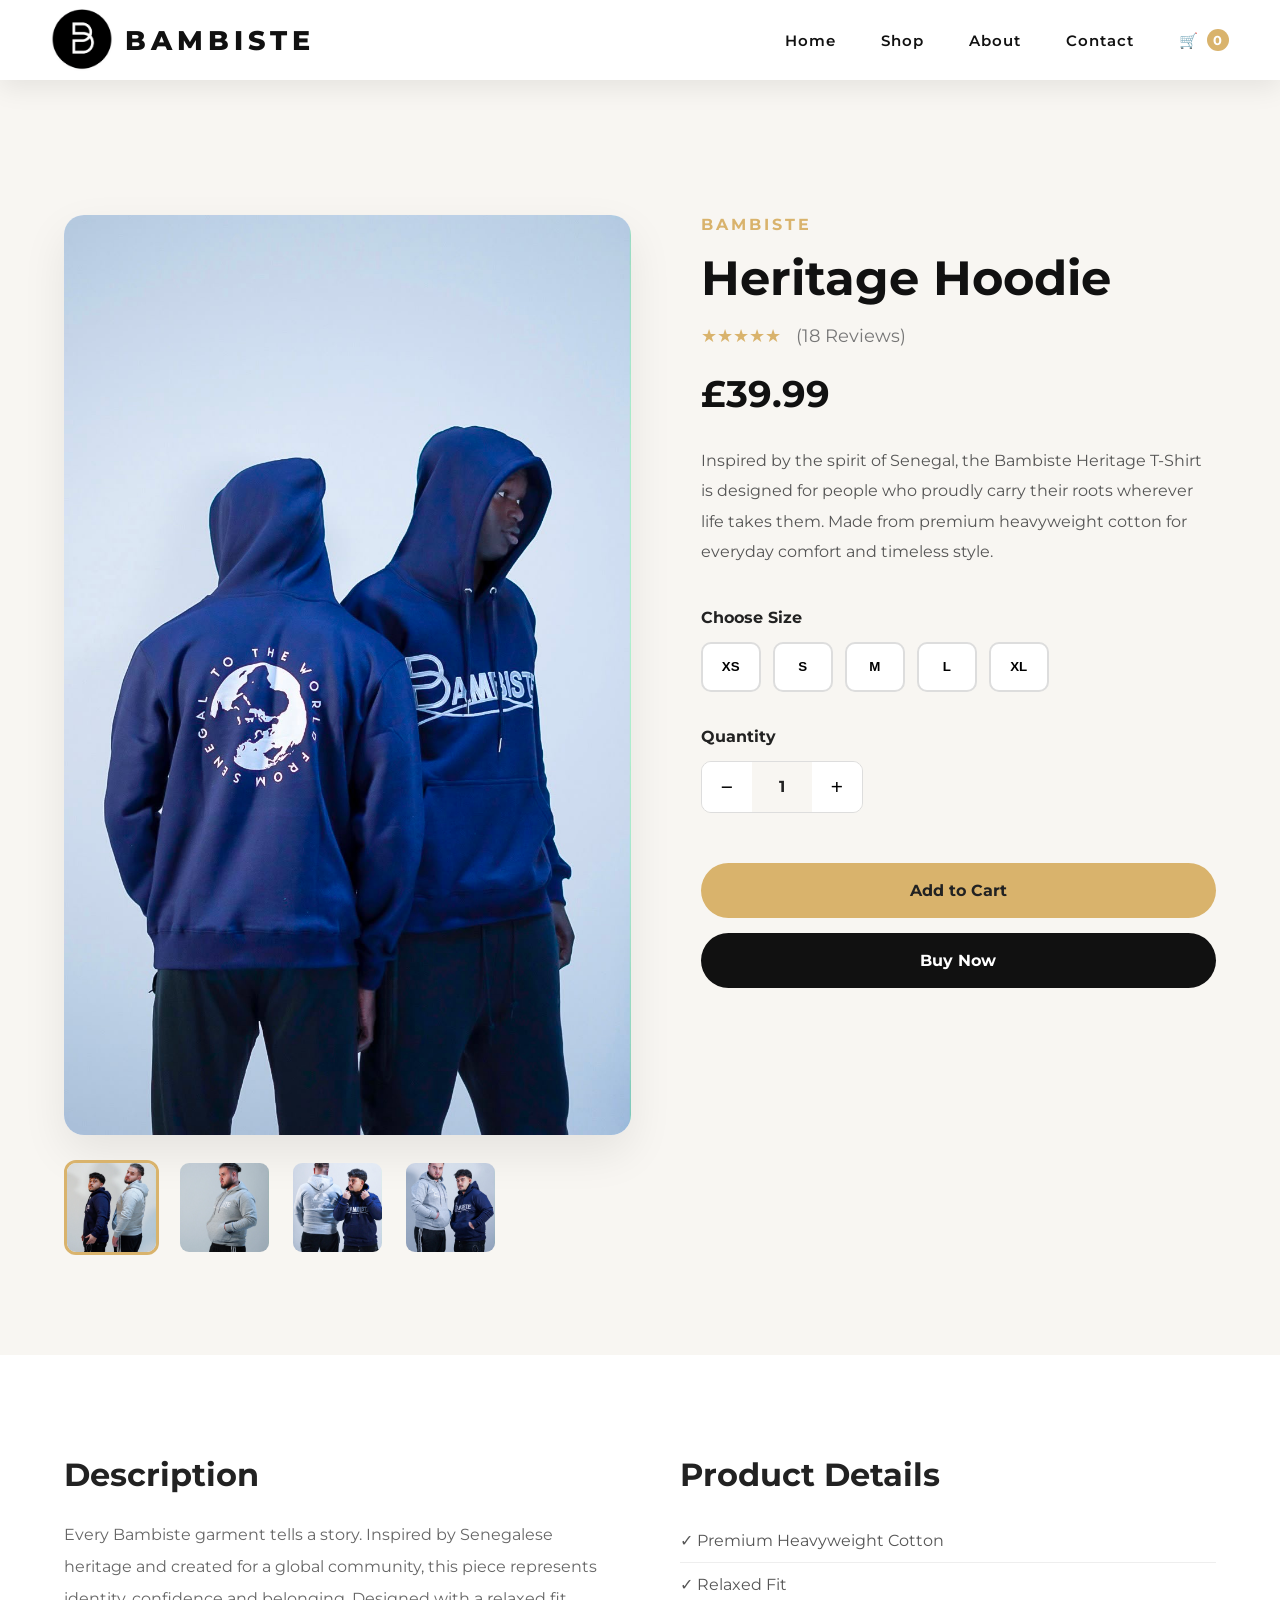
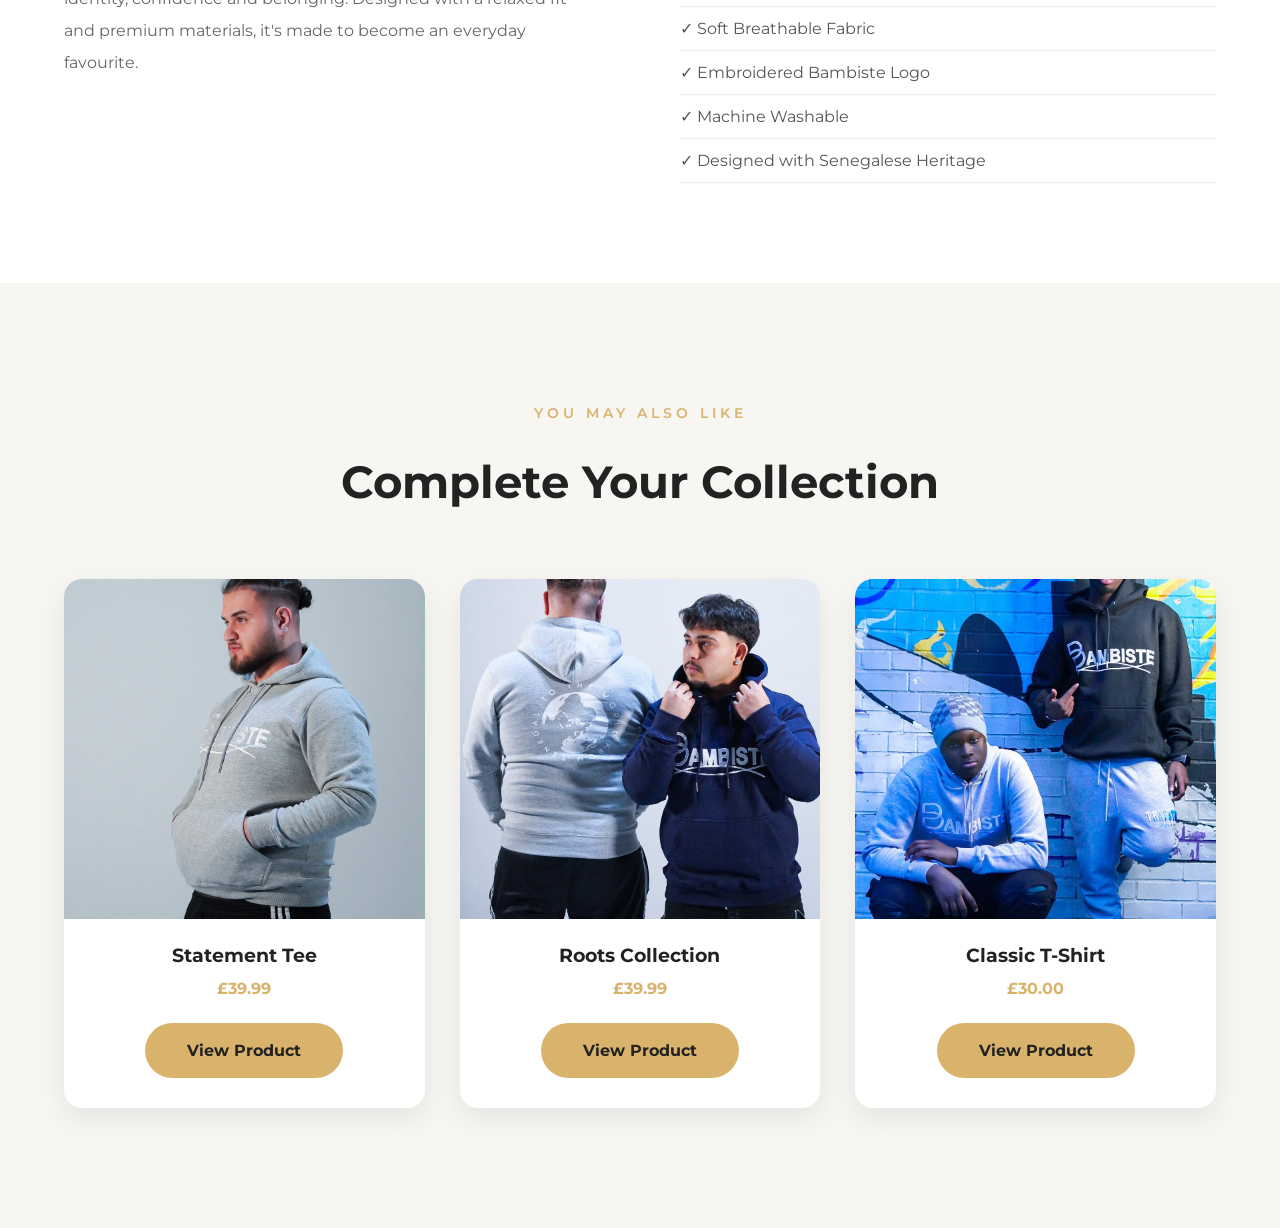
<file: product3.html>
<!DOCTYPE html>
<html lang="en">

<head>

    <meta charset="UTF-8">
    <meta name="viewport" content="width=device-width, initial-scale=1.0">

    <title>Bambiste Heritage T-Shirt | Bambiste</title>

    <link rel="stylesheet" href="style.css">

    <!-- Google Font -->
    <link rel="preconnect" href="https://fonts.googleapis.com">
    <link rel="preconnect" href="https://fonts.gstatic.com" crossorigin>

    <link href="https://fonts.googleapis.com/css2?family=Montserrat:wght@300;400;500;600;700;800&display=swap" rel="stylesheet">

</head>

<body class="inner-page">

<!-- ==========================
HEADER
========================== -->

<header>

   <nav class="navbar">

    <a href="index.html" class="logo">
        <img src="logo.PNG" alt="Bambiste Logo">
        <span>BAMBISTE</span>
    </a>

    <!-- Hamburger Button -->
    <div class="menu-toggle" id="menu-toggle">
        ☰
    </div>

    <ul class="nav-links" id="nav-links">
        <li><a href="index.html">Home</a></li>
        <li><a href="shop.html">Shop</a></li>
        <li><a href="about.html">About</a></li>
        <li><a href="contact.html">Contact</a></li>

        <li class="cart-link">
            <a href="cart.html">
                 🛒 <span id="cart-count">0</span>
            </a>

    </li>
    </ul>

</nav>

</header>

<main>

<!-- ==========================
PRODUCT
========================== -->

<section class="product-page">

<div class="container">

<p class="breadcrumb">


</p>

<div class="product-grid">

<!-- PRODUCT IMAGES -->

<div class="product-gallery">

<div class="main-image">

<img src="pic9.JPG" id="mainProductImage" alt="Bambiste Heritage T-Shirt">

</div>

<div class="thumbnail-gallery">

<img src="pic3.JPG" class="thumb active-thumb" alt="Thumbnail">

<img src="pic4.JPG" class="thumb" alt="Thumbnail">

<img src="pic5.JPG" class="thumb" alt="Thumbnail">

<img src="pic6.JPG" class="thumb" alt="Thumbnail">

</div>

</div>

<!-- PRODUCT INFO -->

<div class="product-info"
     data-id="3"
     data-name="Heritage Hoodie"
     data-price="39.99"
     data-image="pic9.JPG">

     <p class="product-brand">

        BAMBISTE

    </p>

    <h1>

        Heritage Hoodie

    </h1>

    <p class="rating">

        ★★★★★

        <span>(18 Reviews)</span>

    </p>

    <h2 class="price">

        £39.99

    </h2>

<p class="product-description">

Inspired by the spirit of Senegal, the Bambiste Heritage T-Shirt is designed for people who proudly carry their roots wherever life takes them. Made from premium heavyweight cotton for everyday comfort and timeless style.

</p>

<!-- SIZE -->

<div class="product-option">

<h3>Choose Size</h3>

<div class="sizes">
    <button class="size-btn">XS</button>
    <button class="size-btn">S</button>
    <button class="size-btn">M</button>
    <button class="size-btn">L</button>
    <button class="size-btn">XL</button>
</div>

</div>

<!-- QUANTITY -->

<div class="product-option">

<h3>Quantity</h3>

<div class="quantity-box">
    <button id="minus">−</button>
    <span id="quantity">1</span>
    <button id="plus">+</button>
</div>

</div>

<a href="cart.html"
   class="btn add-cart"
   data-id="2"
   data-name="Bambiste Hoodie"
   data-price="39.99"
   data-image="pic9.JPG">
    Add to Cart
</a>


<a href="#" class="btn secondary-btn" id="buyNow">
    Buy Now
</a>

</div>

</div>

</div>

</section>

<!-- ==========================
DESCRIPTION
========================== -->

<section class="product-details">

<div class="container">

<div class="details-grid">

<div>

<h2>

Description

</h2>

<p>

Every Bambiste garment tells a story. Inspired by Senegalese heritage and created for a global community, this piece represents identity, confidence and belonging. Designed with a relaxed fit and premium materials, it's made to become an everyday favourite.

</p>

</div>

<div>

<h2>

Product Details

</h2>

<ul>

<li>✓ Premium Heavyweight Cotton</li>

<li>✓ Relaxed Fit</li>

<li>✓ Soft Breathable Fabric</li>

<li>✓ Embroidered Bambiste Logo</li>

<li>✓ Machine Washable</li>

<li>✓ Designed with Senegalese Heritage</li>

</ul>

</div>

</div>

</div>

</section>

<!-- ==========================
RELATED PRODUCTS
========================== -->

<section class="related-products">

<div class="container">

<div class="section-heading">

<p class="section-subtitle">

YOU MAY ALSO LIKE

</p>

<h2>

Complete Your Collection

</h2>

</div>

<div class="product-grid-small">

<div class="related-card">

<img src="pic4.JPG" alt="Statement">

<h3>Statement Tee</h3>

<p>£39.99</p>

<a href="product1.html" class="btn">

View Product

</a>

</div>

<div class="related-card">

<img src="pic5.JPG" alt="Roots">

<h3>Roots Collection</h3>

<p>£39.99</p>

<a href="product1.html" class="btn">

View Product

</a>

</div>

<div class="related-card">

<img src="pic10.JPG" alt="Classic">

<h3>Classic T-Shirt</h3>

<p>£30.00</p>

<a href="product5.html" class="btn">

View Product

</a>

</div>

</div>

</div>

</section>

</main>

<script src="script.js"></script>
<script src="cart.js"></script>
<script src="product.js"></script>

</body>
</html>
</file>
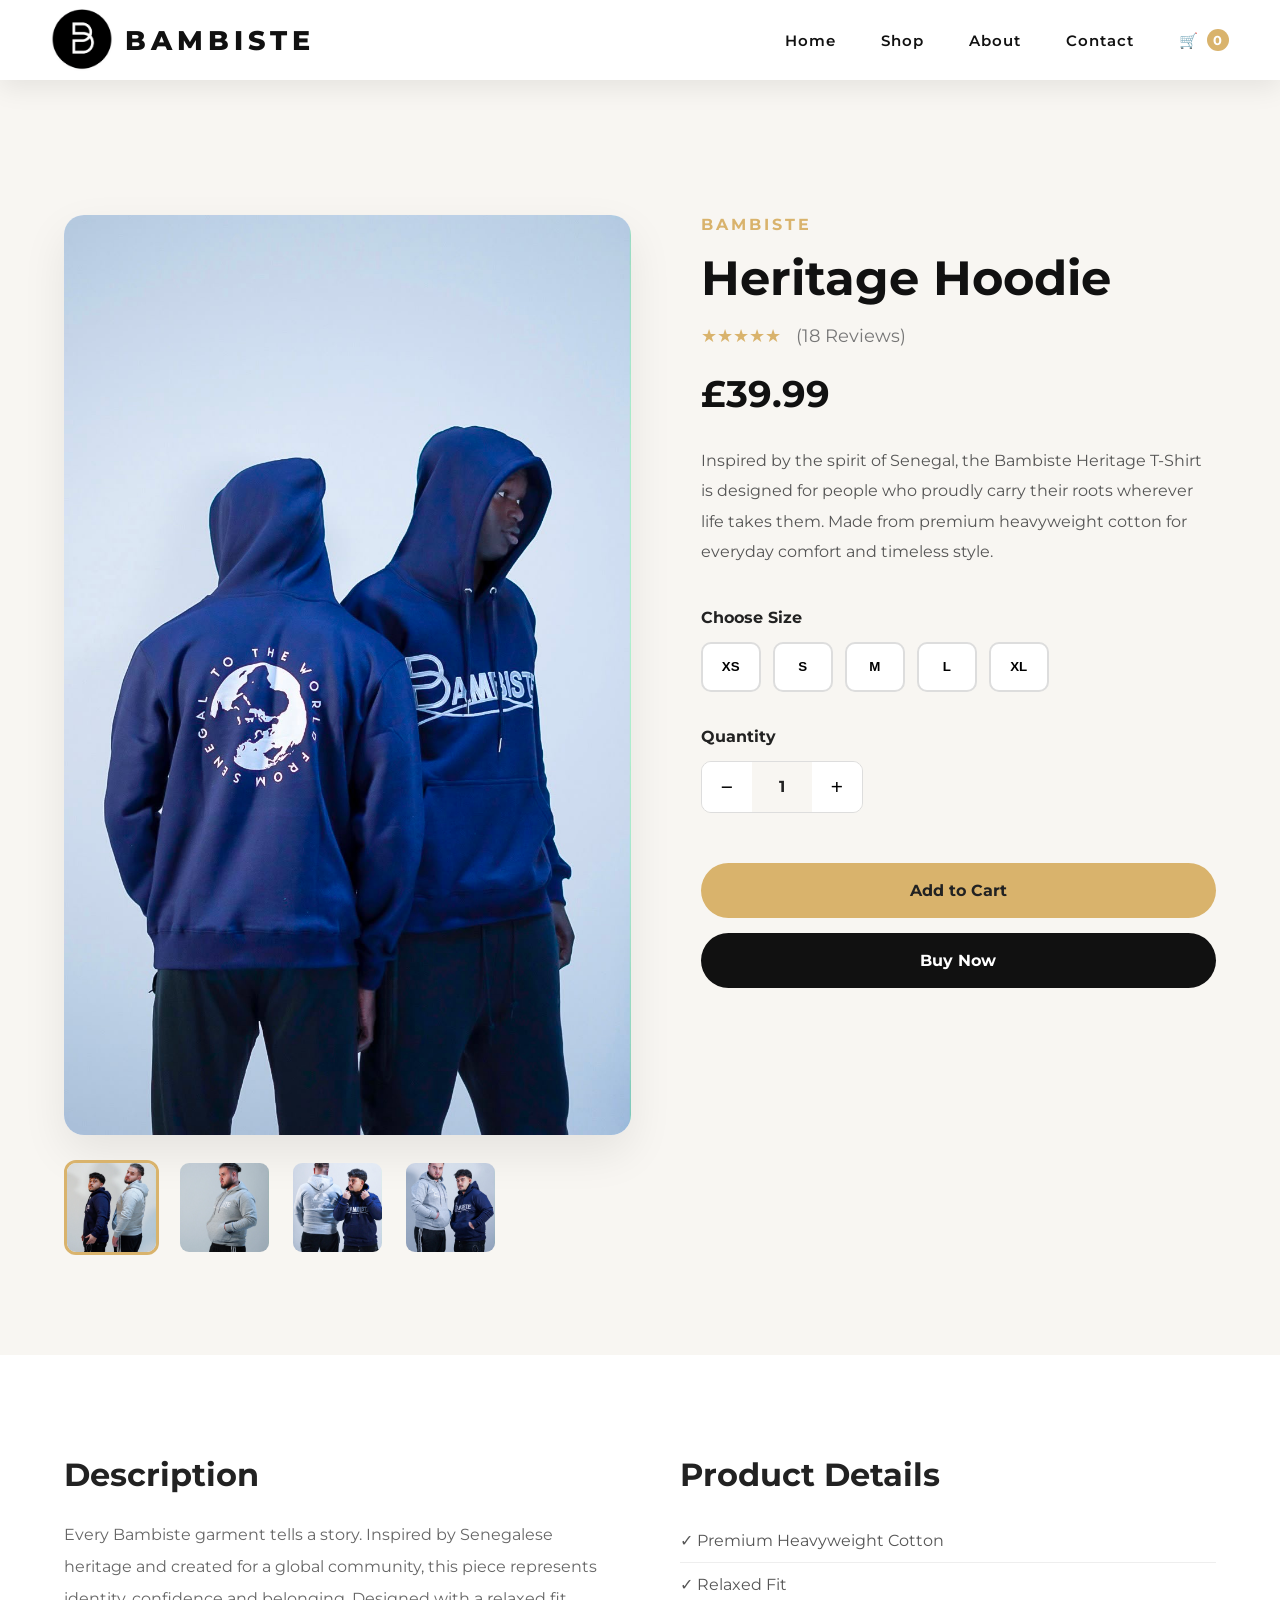
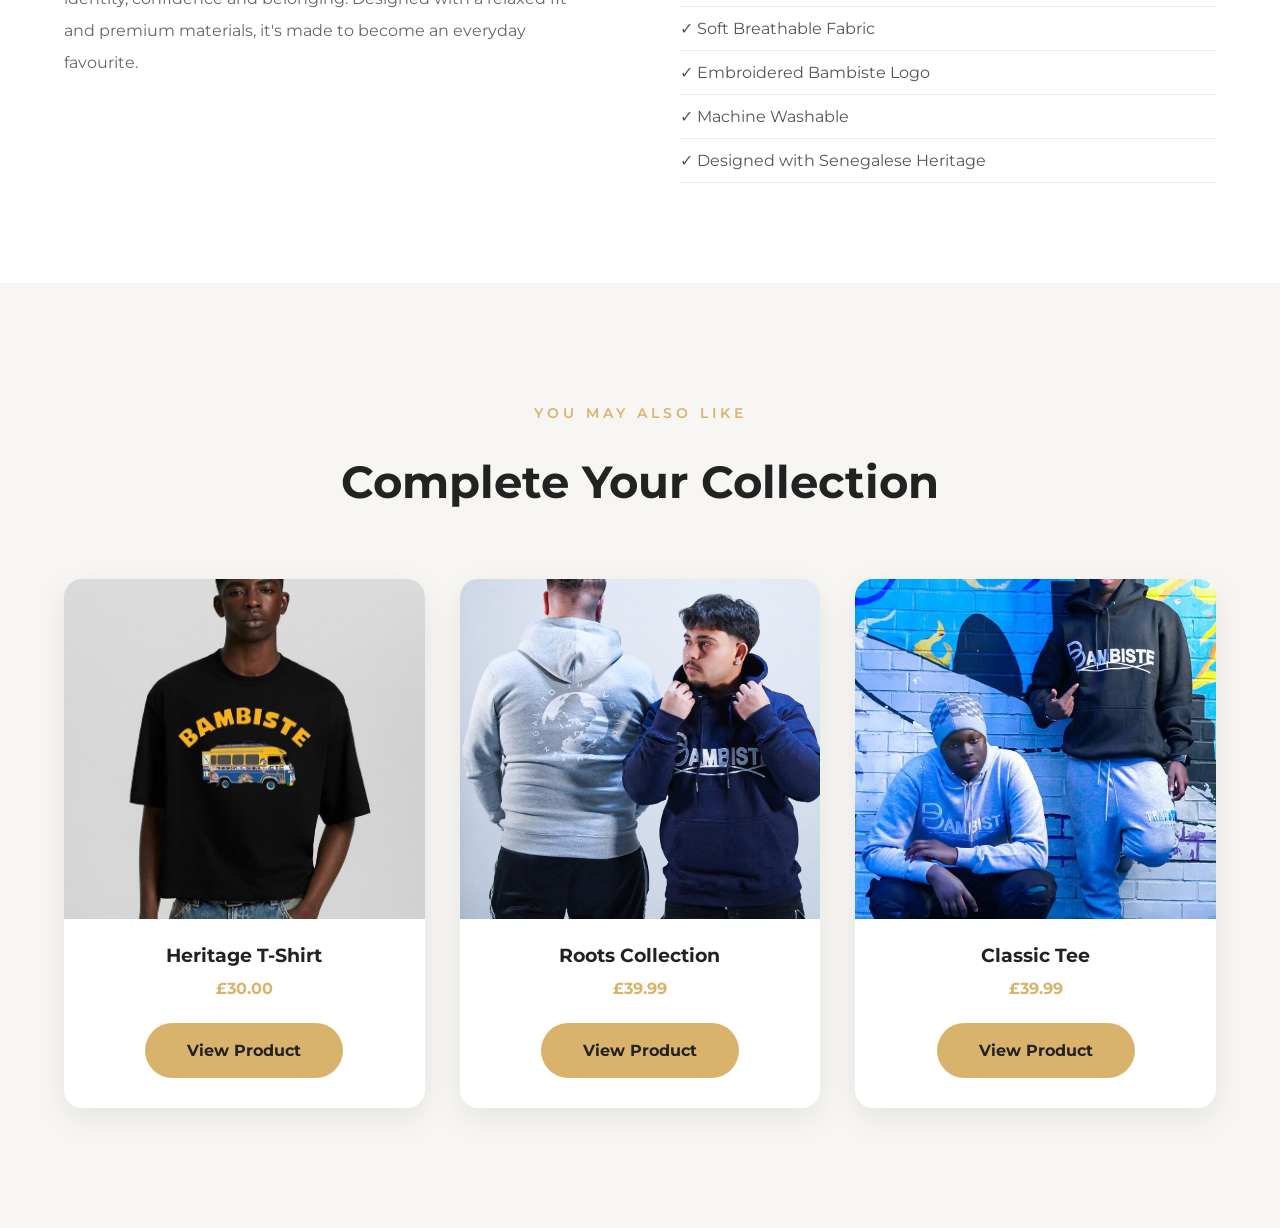
<file: product4.html>
<!DOCTYPE html>
<html lang="en">

<head>

    <meta charset="UTF-8">
    <meta name="viewport" content="width=device-width, initial-scale=1.0">

    <title>Bambiste Heritage T-Shirt | Bambiste</title>

    <link rel="stylesheet" href="style.css">

    <!-- Google Font -->
    <link rel="preconnect" href="https://fonts.googleapis.com">
    <link rel="preconnect" href="https://fonts.gstatic.com" crossorigin>

    <link href="https://fonts.googleapis.com/css2?family=Montserrat:wght@300;400;500;600;700;800&display=swap" rel="stylesheet">

</head>

<body class="inner-page">

<!-- ==========================
HEADER
========================== -->

<header>

    <nav class="navbar">

    <a href="index.html" class="logo">
        <img src="logo.PNG" alt="Bambiste Logo">
        <span>BAMBISTE</span>
    </a>

    <!-- Hamburger Button -->
    <div class="menu-toggle" id="menu-toggle">
        ☰
    </div>

    <ul class="nav-links" id="nav-links">
        <li><a href="index.html">Home</a></li>
        <li><a href="shop.html">Shop</a></li>
        <li><a href="about.html">About</a></li>
        <li><a href="contact.html">Contact</a></li>

        <li class="cart-link">
            <a href="cart.html">
                🛒 <span id="cart-count">0</span>
             </a>

    </li>
    </ul>

</nav>

</header>

<main>

<!-- ==========================
PRODUCT
========================== -->

<section class="product-page">

<div class="container">

<p class="breadcrumb">


</p>

<div class="product-grid">

<!-- PRODUCT IMAGES -->

<div class="product-gallery">

<div class="main-image">

<img src="pic9.JPG" id="mainProductImage" alt="Bambiste Heritage T-Shirt">

</div>

<div class="thumbnail-gallery">

<img src="pic3.JPG" class="thumb active-thumb" alt="Thumbnail">

<img src="pic4.JPG" class="thumb" alt="Thumbnail">

<img src="pic5.JPG" class="thumb" alt="Thumbnail">

<img src="pic6.JPG" class="thumb" alt="Thumbnail">

</div>

</div>

<!-- PRODUCT INFO -->
<div class="product-info"
     data-id="2"
     data-name="Bambiste Hoodie"
     data-price="39.99"
     data-image="pic9.JPG">

     <p class="product-brand">

        BAMBISTE

    </p>

    <h1>

        Heritage Hoodie

    </h1>

    <p class="rating">

        ★★★★★

        <span>(18 Reviews)</span>

    </p>

    <h2 class="price">

        £39.99

    </h2>

<p class="product-description">

Inspired by the spirit of Senegal, the Bambiste Heritage T-Shirt is designed for people who proudly carry their roots wherever life takes them. Made from premium heavyweight cotton for everyday comfort and timeless style.

</p>

<!-- SIZE -->

<div class="product-option">

<h3>Choose Size</h3>

<div class="sizes">
    <button class="size-btn">XS</button>
    <button class="size-btn">S</button>
    <button class="size-btn">M</button>
    <button class="size-btn">L</button>
    <button class="size-btn">XL</button>
</div>

</div>

<!-- QUANTITY -->

<div class="product-option">

<h3>Quantity</h3>

<div class="quantity-box">
    <button id="minus">−</button>
    <span id="quantity">1</span>
    <button id="plus">+</button>
</div>

</div>

<a href="cart.html"
   class="btn add-cart"
   data-id="2"
   data-name="Bambiste Hoodie"
   data-price="39.99"
   data-image="pic9.JPG">
    Add to Cart
</a>

<a href="#" class="btn secondary-btn" id="buyNow">
    Buy Now
</a>

</a>

</div>

</div>

</div>

</section>

<!-- ==========================
DESCRIPTION
========================== -->

<section class="product-details">

<div class="container">

<div class="details-grid">

<div>

<h2>

Description

</h2>

<p>

Every Bambiste garment tells a story. Inspired by Senegalese heritage and created for a global community, this piece represents identity, confidence and belonging. Designed with a relaxed fit and premium materials, it's made to become an everyday favourite.

</p>

</div>

<div>

<h2>

Product Details

</h2>

<ul>

<li>✓ Premium Heavyweight Cotton</li>

<li>✓ Relaxed Fit</li>

<li>✓ Soft Breathable Fabric</li>

<li>✓ Embroidered Bambiste Logo</li>

<li>✓ Machine Washable</li>

<li>✓ Designed with Senegalese Heritage</li>

</ul>

</div>

</div>

</div>

</section>

<!-- ==========================
RELATED PRODUCTS
========================== -->

<section class="related-products">

<div class="container">

<div class="section-heading">

<p class="section-subtitle">

YOU MAY ALSO LIKE

</p>

<h2>

Complete Your Collection

</h2>

</div>

<div class="product-grid-small">

<div class="related-card">

<img src="pic2.JPG" alt="Statement">

<h3>Heritage T-Shirt</h3>

<p>£30.00</p>

<a href="product5.html" class="btn">

View Product

</a>

</div>

<div class="related-card">

<img src="pic5.JPG" alt="Roots">

<h3>Roots Collection</h3>

<p>£39.99</p>

<a href="product1.html" class="btn">

View Product

</a>

</div>

<div class="related-card">

<img src="pic10.JPG" alt="Classic">

<h3>Classic Tee</h3>

<p>£39.99</p>

<a href="product1.html" class="btn">

View Product

</a>

</div>

</div>

</div>

</section>

</main>

<script src="script.js"></script>
<script src="cart.js"></script>
<script src="product.js"></script>

</body>

</html>
</file>
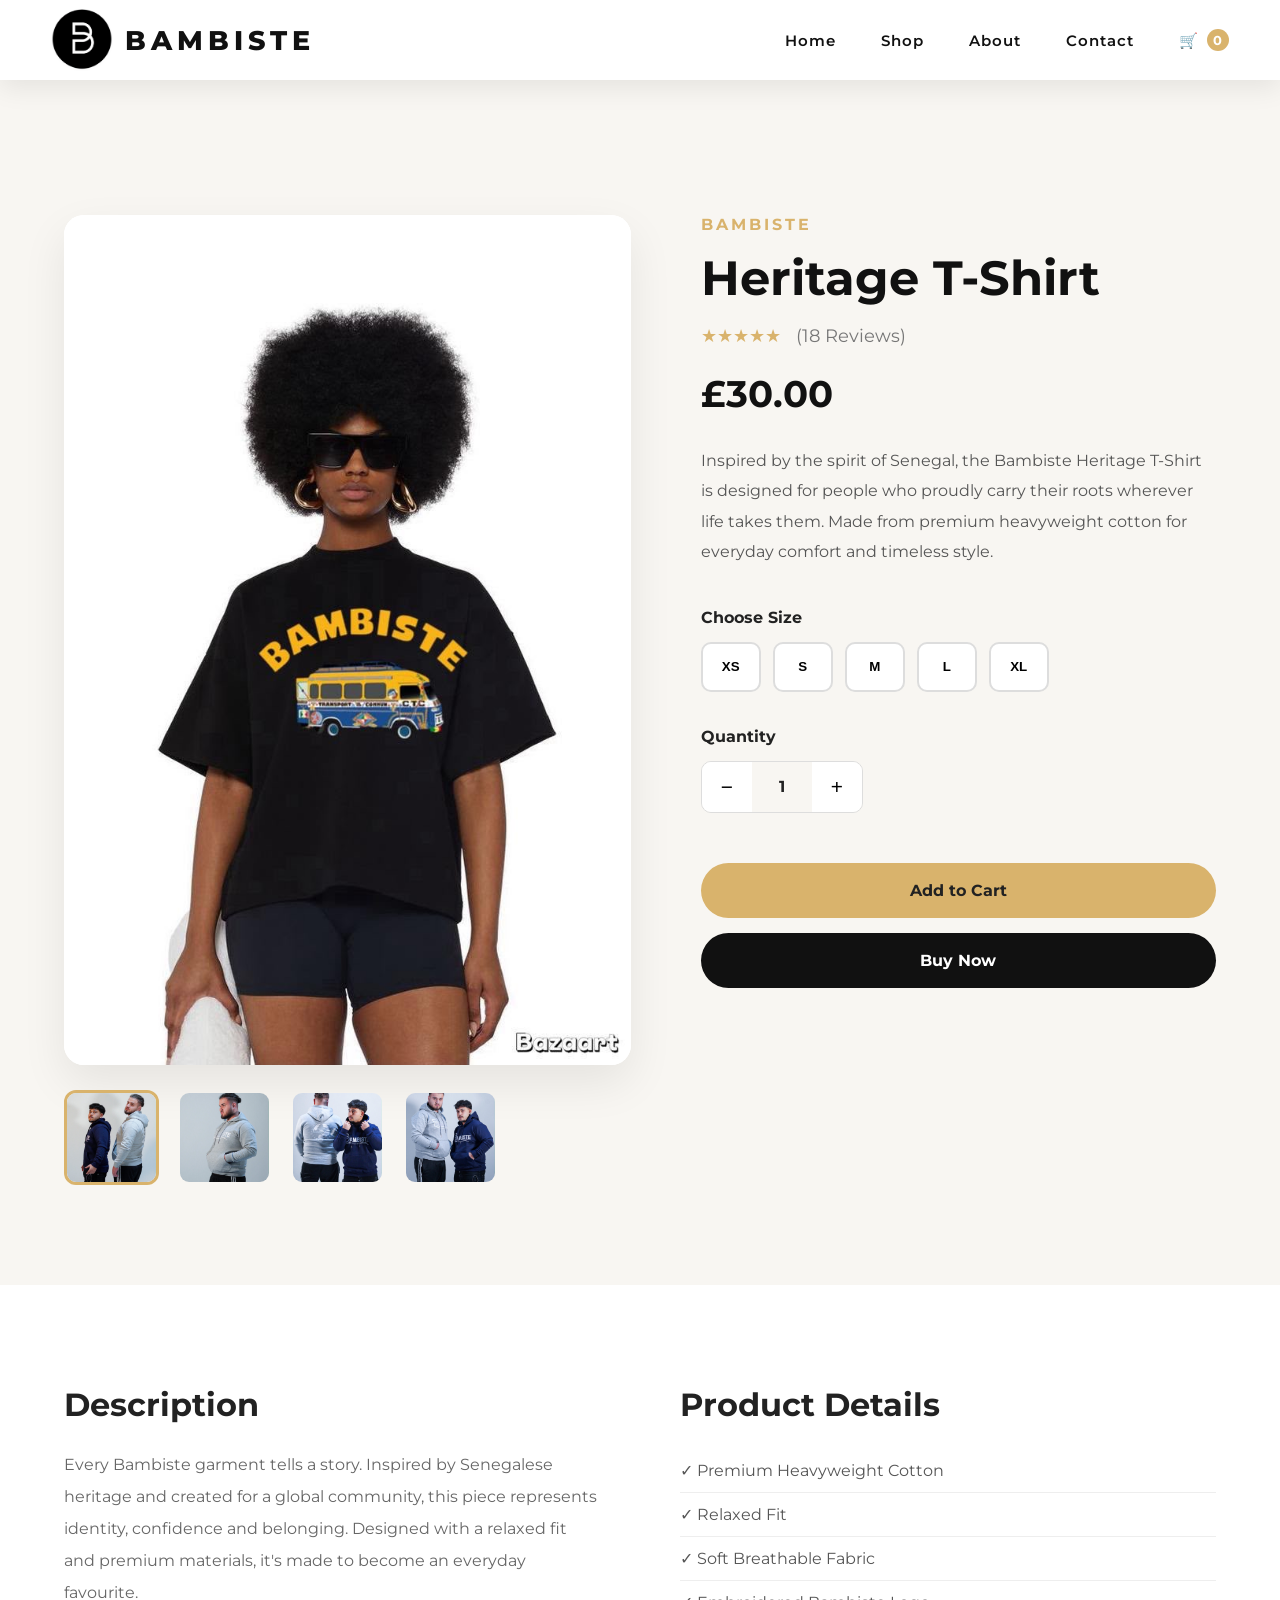
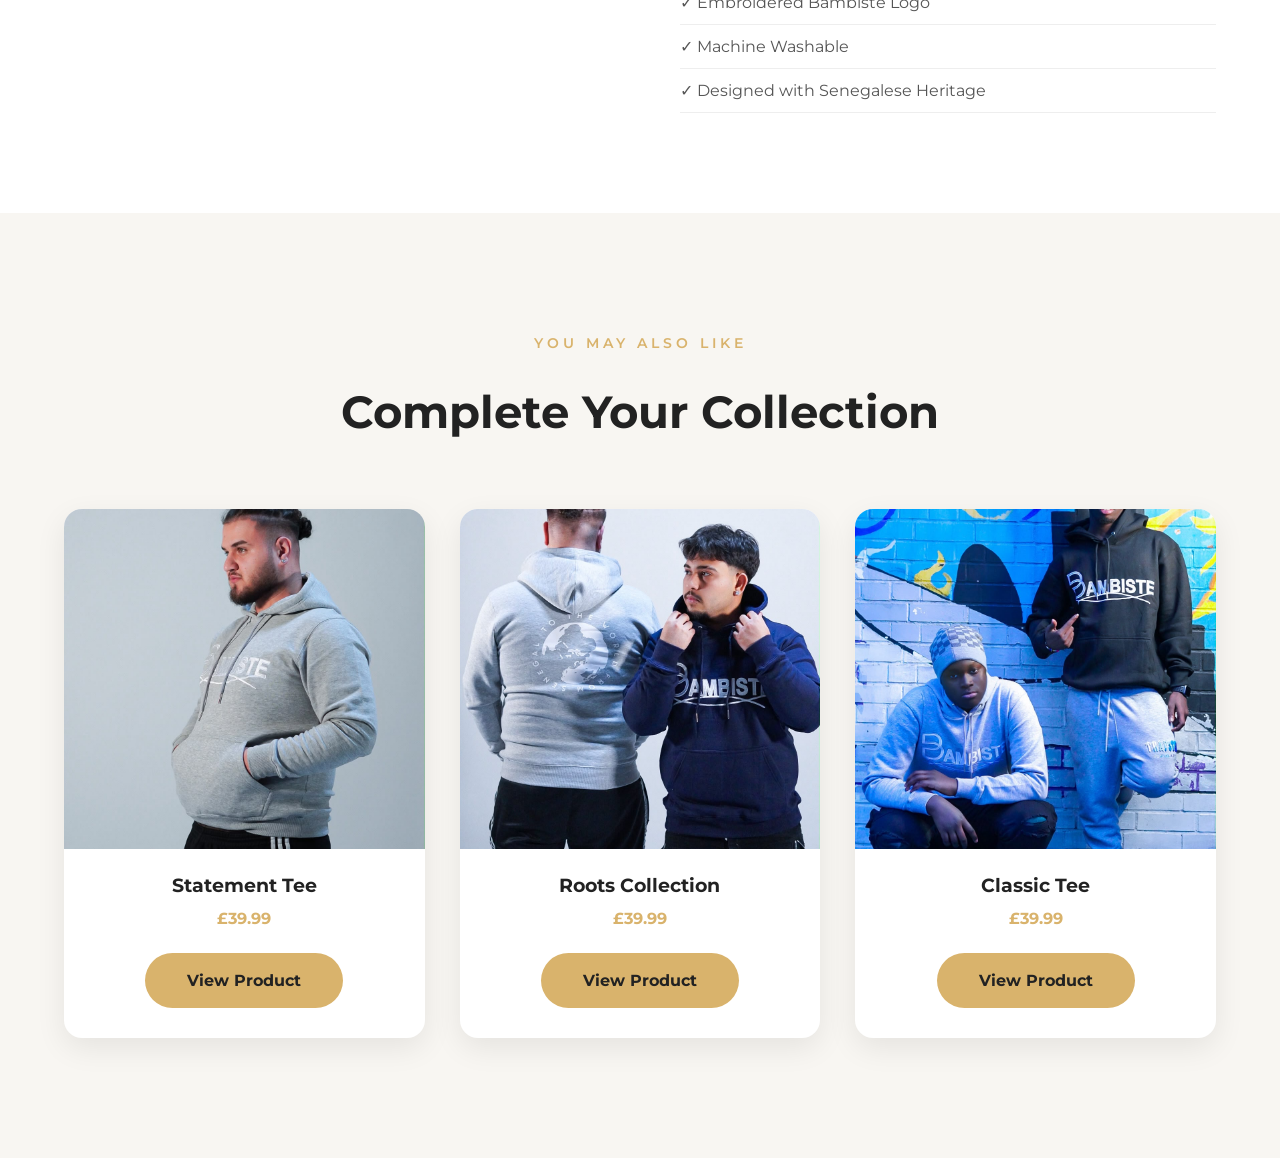
<file: product5.html>
<!DOCTYPE html>
<html lang="en">

<head>

    <meta charset="UTF-8">
    <meta name="viewport" content="width=device-width, initial-scale=1.0">

    <title>Bambiste Heritage T-Shirt | Bambiste</title>

    <link rel="stylesheet" href="style.css">

    <!-- Google Font -->
    <link rel="preconnect" href="https://fonts.googleapis.com">
    <link rel="preconnect" href="https://fonts.gstatic.com" crossorigin>

    <link href="https://fonts.googleapis.com/css2?family=Montserrat:wght@300;400;500;600;700;800&display=swap" rel="stylesheet">

</head>

<body class="inner-page">

<!-- ==========================
HEADER
========================== -->

<header>

    <nav class="navbar">

    <a href="index.html" class="logo">
        <img src="logo.PNG" alt="Bambiste Logo">
        <span>BAMBISTE</span>
    </a>

    <!-- Hamburger Button -->
    <div class="menu-toggle" id="menu-toggle">
        ☰
    </div>

    <ul class="nav-links" id="nav-links">
        <li><a href="index.html">Home</a></li>
        <li><a href="shop.html">Shop</a></li>
        <li><a href="about.html">About</a></li>
        <li><a href="contact.html">Contact</a></li>

        <li class="cart-link">
            <a href="cart.html">
              🛒 <span id="cart-count">0</span>
            </a>

    </li>
    </ul>

</nav>

</header>

<main>

<!-- ==========================
PRODUCT
========================== -->

<section class="product-page">

<div class="container">

<p class="breadcrumb">


</p>

<div class="product-grid">

<!-- PRODUCT IMAGES -->

<div class="product-gallery">

<div class="main-image">

<img src="pic8.JPG" id="mainProductImage" alt="Bambiste Heritage T-Shirt">

</div>

<div class="thumbnail-gallery">

<img src="pic3.JPG" class="thumb active-thumb" alt="Thumbnail">

<img src="pic4.JPG" class="thumb" alt="Thumbnail">

<img src="pic5.JPG" class="thumb" alt="Thumbnail">

<img src="pic6.JPG" class="thumb" alt="Thumbnail">

</div>

</div>

<!-- PRODUCT INFO -->

<div class="product-info"
     data-id="5"
     data-name="Bambiste T-Shirt"
     data-price="30.00"
     data-image="pic2.JPG">

     <p class="product-brand">

        BAMBISTE

    </p>

    <h1>

        Heritage T-Shirt

    </h1>

    <p class="rating">

        ★★★★★

        <span>(18 Reviews)</span>

    </p>

    <h2 class="price">

        £30.00

    </h2>

<p class="product-description">

Inspired by the spirit of Senegal, the Bambiste Heritage T-Shirt is designed for people who proudly carry their roots wherever life takes them. Made from premium heavyweight cotton for everyday comfort and timeless style.

</p>

<!-- SIZE -->

<div class="product-option">

<h3>Choose Size</h3>

<div class="sizes">
    <button class="size-btn">XS</button>
    <button class="size-btn">S</button>
    <button class="size-btn">M</button>
    <button class="size-btn">L</button>
    <button class="size-btn">XL</button>
</div>

</div>

<!-- QUANTITY -->

<div class="product-option">

<h3>Quantity</h3>

<div class="quantity-box">
    <button id="minus">−</button>
    <span id="quantity">1</span>
    <button id="plus">+</button>
</div>
</div>

<a href="cart.html"
   class="btn add-cart"
   data-id="2"
   data-name="Bambiste T-Shirt"
   data-price="30.00"
   data-image="pic8.JPG">
    Add to Cart
</a>
</a>

<a href="#" class="btn secondary-btn" id="buyNow">
    Buy Now
</a>

</div>

</div>

</div>

</section>

<!-- ==========================
DESCRIPTION
========================== -->

<section class="product-details">

<div class="container">

<div class="details-grid">

<div>

<h2>

Description

</h2>

<p>

Every Bambiste garment tells a story. Inspired by Senegalese heritage and created for a global community, this piece represents identity, confidence and belonging. Designed with a relaxed fit and premium materials, it's made to become an everyday favourite.

</p>

</div>

<div>

<h2>

Product Details

</h2>

<ul>

<li>✓ Premium Heavyweight Cotton</li>

<li>✓ Relaxed Fit</li>

<li>✓ Soft Breathable Fabric</li>

<li>✓ Embroidered Bambiste Logo</li>

<li>✓ Machine Washable</li>

<li>✓ Designed with Senegalese Heritage</li>

</ul>

</div>

</div>

</div>

</section>

<!-- ==========================
RELATED PRODUCTS
========================== -->

<section class="related-products">

<div class="container">

<div class="section-heading">

<p class="section-subtitle">

YOU MAY ALSO LIKE

</p>

<h2>

Complete Your Collection

</h2>

</div>

<div class="product-grid-small">

<div class="related-card">

<img src="pic4.JPG" alt="Statement">

<h3>Statement Tee</h3>

<p>£39.99</p>

<a href="product1.html" class="btn">

View Product

</a>

</div>

<div class="related-card">

<img src="pic5.JPG" alt="Roots">

<h3>Roots Collection</h3>

<p>£39.99</p>

<a href="product1.html" class="btn">

View Product

</a>

</div>

<div class="related-card">

<img src="pic10.JPG" alt="Classic">

<h3>Classic Tee</h3>

<p>£39.99</p>

<a href="product1.html" class="btn">

View Product

</a>

</div>

</div>

</div>

</section>

</main>

<script src="script.js"></script>
<script src="cart.js"></script>
<script src="product.js"></script>

</body>
</html>
</file>
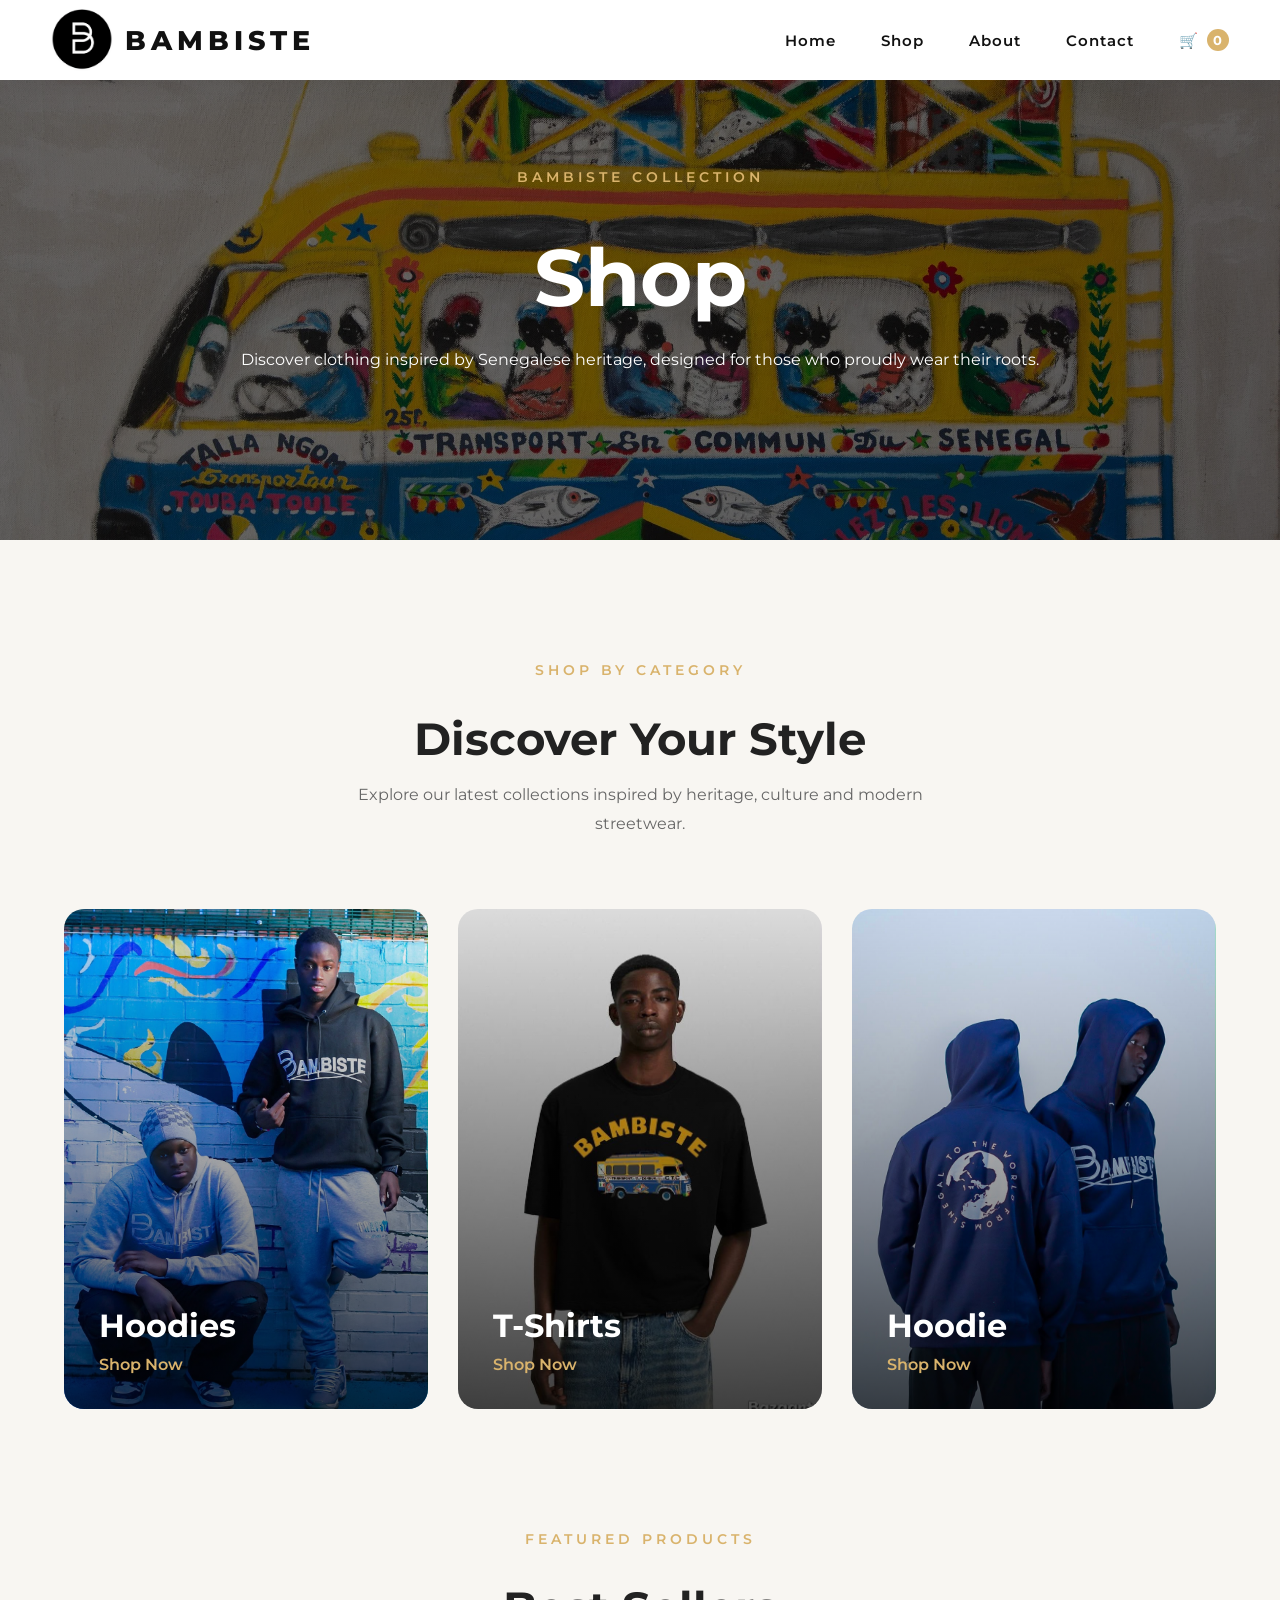
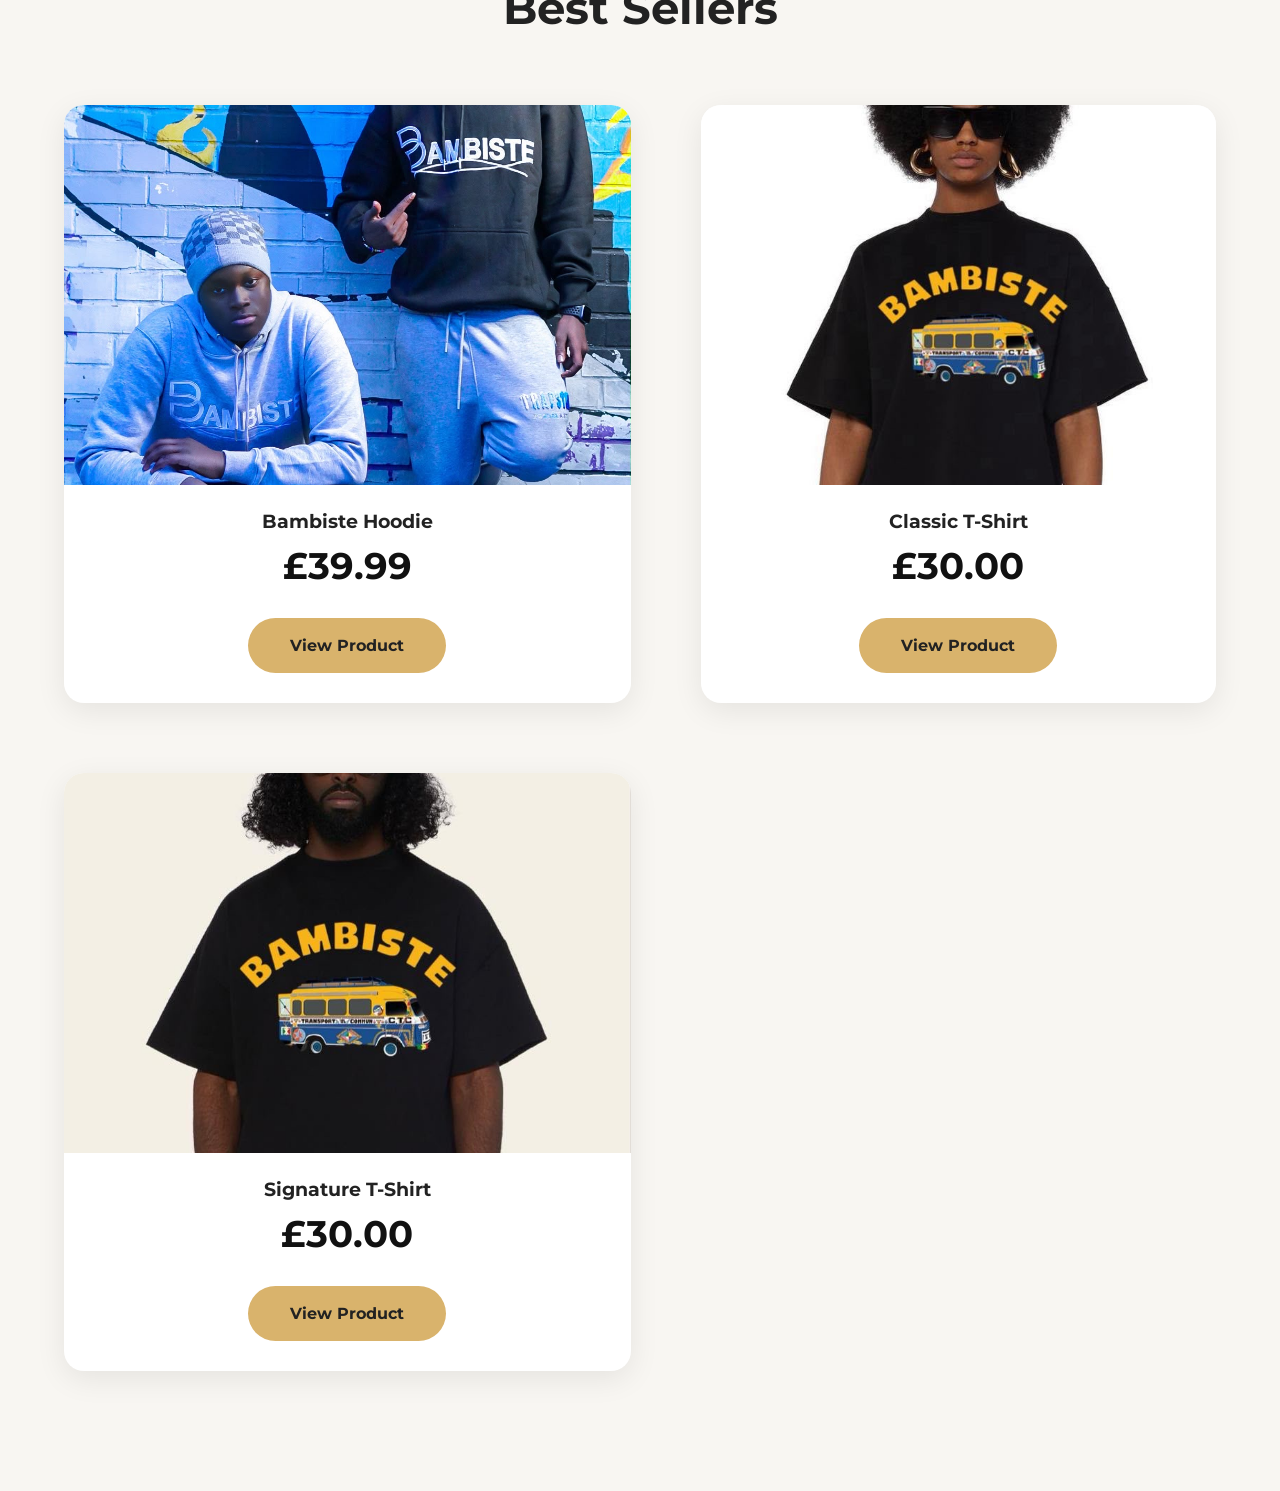
<file: shop.html>
<!DOCTYPE html>
<html lang="en">

<head>

    <meta charset="UTF-8">
    <meta name="viewport" content="width=device-width, initial-scale=1.0">

    <title>Shop | Bambiste</title>

    <link rel="stylesheet" href="style.css">

    <!-- Google Font -->
    <link rel="preconnect" href="https://fonts.googleapis.com">
    <link rel="preconnect" href="https://fonts.gstatic.com" crossorigin>

    <link href="https://fonts.googleapis.com/css2?family=Montserrat:wght@300;400;500;600;700;800&display=swap" rel="stylesheet">

</head>

<body class="inner-page">

<header>

    <nav class="navbar">

    <a href="index.html" class="logo">
        <img src="logo.PNG" alt="Bambiste Logo">
        <span>BAMBISTE</span>
    </a>

    <!-- Hamburger Button -->
    <div class="menu-toggle" id="menu-toggle">
        ☰
    </div>

    <ul class="nav-links" id="nav-links">
        <li><a href="index.html">Home</a></li>
        <li><a href="shop.html">Shop</a></li>
        <li><a href="about.html">About</a></li>
        <li><a href="contact.html">Contact</a></li>

        <li class="cart-link">
            <a href="cart.html">
               🛒 <span id="cart-count">0</span>
            </a>

    </li>

        
    </ul>

</nav>

</header>

<main>

    <section class="shop-hero">

        <div class="shop-hero-content">

            <p class="section-subtitle">
                BAMBISTE COLLECTION
            </p>

            <h1>Shop</h1>

            <p>
                Discover clothing inspired by Senegalese heritage, designed for those who proudly wear their roots.
            </p>

        </div>

    </section>

    <!-- ==========================
     SHOP CATEGORIES
========================== -->

<section class="categories">

    <div class="container">

        <div class="section-heading">

            <p class="section-subtitle">
                SHOP BY CATEGORY
            </p>

            <h2>
                Discover Your Style
            </h2>

            <p class="section-description">

                Explore our latest collections inspired by heritage, culture and modern streetwear.

            </p>

        </div>

        <div class="category-grid">

            <!-- Hoodies -->

            <div class="category-card">

                <img src="pic10.JPG" alt="Hoodies">

                <div class="category-overlay">

                    <h3>Hoodies</h3>

                    <a href="product1.html">Shop Now</a>

                </div>

            </div>

            <!-- T-Shirts -->

            <div class="category-card">

                <img src="pic2.JPG" alt="T-Shirts">

                <div class="category-overlay">

                    <h3>T-Shirts</h3>

                    <a href="product2.html">Shop Now</a>

                </div>

            </div>

            <!-- Caps -->

            <div class="category-card">

                <img src="pic9.JPG" alt="Hoodie">

                <div class="category-overlay">

                    <h3>Hoodie</h3>

                    <a href="product3.html">Shop Now</a>

                </div>

            </div>

        </div>

    </div>

</section>



<!-- ==========================
     FEATURED PRODUCTS
========================== -->

<section class="featured-products">

    <div class="container">

        <div class="section-heading">

            <p class="section-subtitle">
                FEATURED PRODUCTS
            </p>

            <h2>
                Best Sellers
            </h2>

        </div>

        <div class="product-grid">

            <!-- Product 1 -->

            <div class="product-card">

                <img src="pic10.JPG" alt="Black Hoodie">

                <h3>Bambiste Hoodie</h3>

                <p class="price">£39.99</p>

                <a href="product1.html" class="btn">
                    View Product
                </a>

            </div>

            <!-- Product 2 -->

            <div class="product-card">

                <img src="pic8.JPG" alt="White T-Shirt">

                <h3>Classic T-Shirt</h3>

                <p class="price">£30.00</p>

                <a href="product5.html" class="btn">
                    View Product
                </a>

            </div>

            <!-- Product 3 -->

            <div class="product-card">

                <img src="pic7.JPG" alt="Cap">

                <h3>Signature T-Shirt</h3>

                <p class="price">£30.00</p>

                <a href="product2.html" class="btn">
                    View Product
                </a>

            </div>

        </div>

    </div>

</section>

</main>

<script src="script.js"></script>

</body>

</html>
</file>
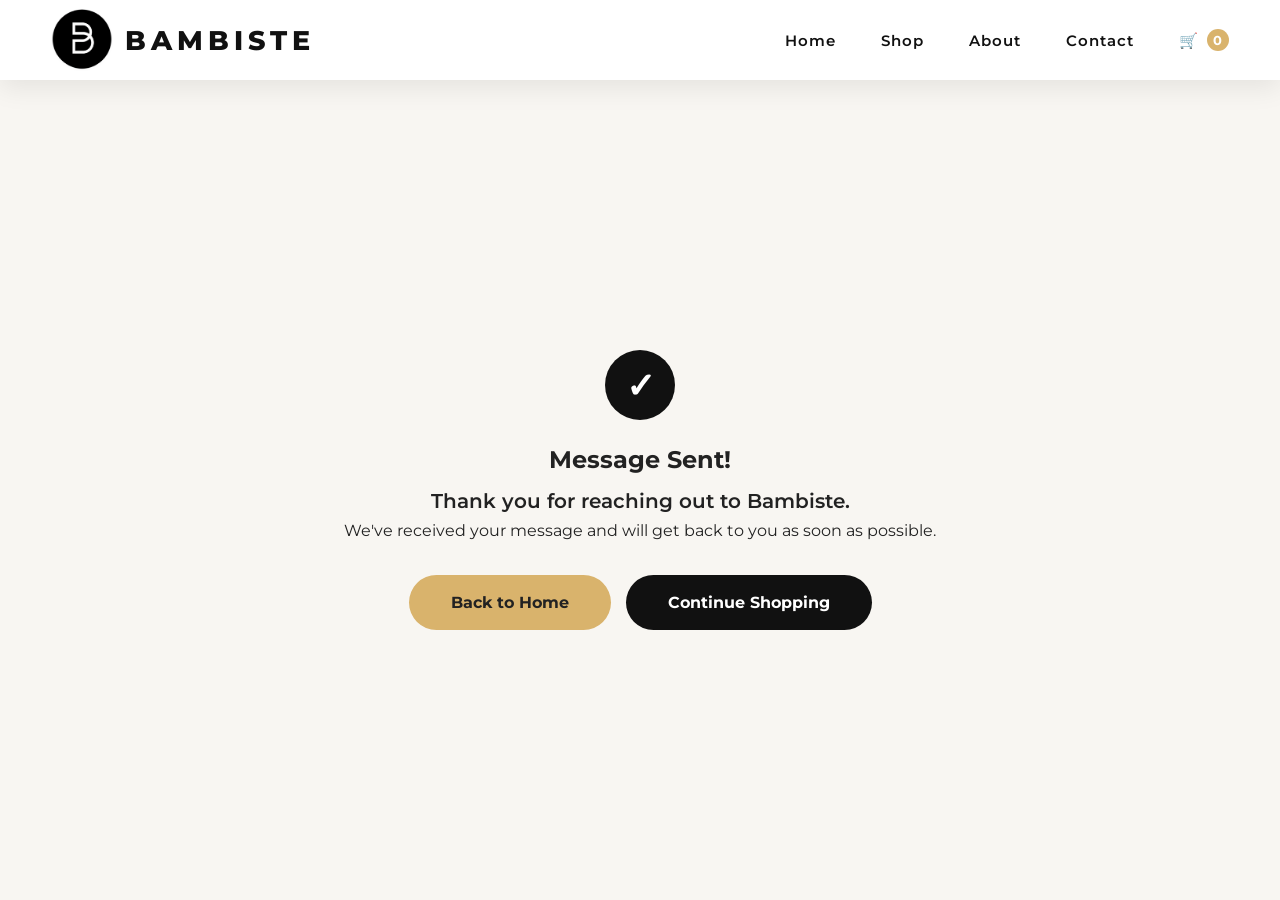
<file: success-contact.html>
<!DOCTYPE html>
<html lang="en">

<head>

    <meta charset="UTF-8">
    <meta name="viewport" content="width=device-width, initial-scale=1.0">

    <title>Message Sent | Bambiste</title>

    <link rel="stylesheet" href="style.css">

    <!-- Google Font -->
    <link rel="preconnect" href="https://fonts.googleapis.com">
    <link rel="preconnect" href="https://fonts.gstatic.com" crossorigin>

    <link href="https://fonts.googleapis.com/css2?family=Montserrat:wght@300;400;500;600;700;800&display=swap" rel="stylesheet">

</head>

<body class="inner-page">

<!-- ==========================
     HEADER
========================== -->

<header>

    <nav class="navbar">

        <a href="index.html" class="logo">

            <img src="logo.PNG" alt="Bambiste Logo">

            <span>BAMBISTE</span>

        </a>

        <!-- Hamburger Button -->

        <div class="menu-toggle" id="menu-toggle">
            ☰
        </div>

        <ul class="nav-links" id="nav-links">

            <li>
                <a href="index.html">Home</a>
            </li>

            <li>
                <a href="shop.html">Shop</a>
            </li>

            <li>
                <a href="about.html">About</a>
            </li>

            <li>
                <a href="contact.html">Contact</a>
            </li>

            <li class="cart-link">

                <a href="cart.html">

                    🛒 <span id="cart-count">0</span>

                </a>

            </li>

        </ul>

    </nav>

</header>


<!-- ==========================
     MESSAGE SUCCESS
========================== -->

<main>

<section class="success-page">

    <div class="container">

        <div class="success-box">

            <!-- SUCCESS ICON -->

            <div class="success-icon">
                ✓
            </div>


            <!-- TITLE -->

            <h1>
                Message Sent!
            </h1>


            <!-- MESSAGE -->

            <p class="success-message">

                Thank you for reaching out to Bambiste.

            </p>

            <p>

                We've received your message and will get back to you
                as soon as possible.

            </p>


            <!-- BUTTONS -->

            <div class="success-buttons">

                <a href="index.html" class="btn">

                    Back to Home

                </a>

                <a href="shop.html" class="btn secondary-btn">

                    Continue Shopping

                </a>

            </div>

        </div>

    </div>

</section>

</main>


<!-- ==========================
     JAVASCRIPT
========================== -->

<script src="script.js"></script>

</body>

</html>
</file>
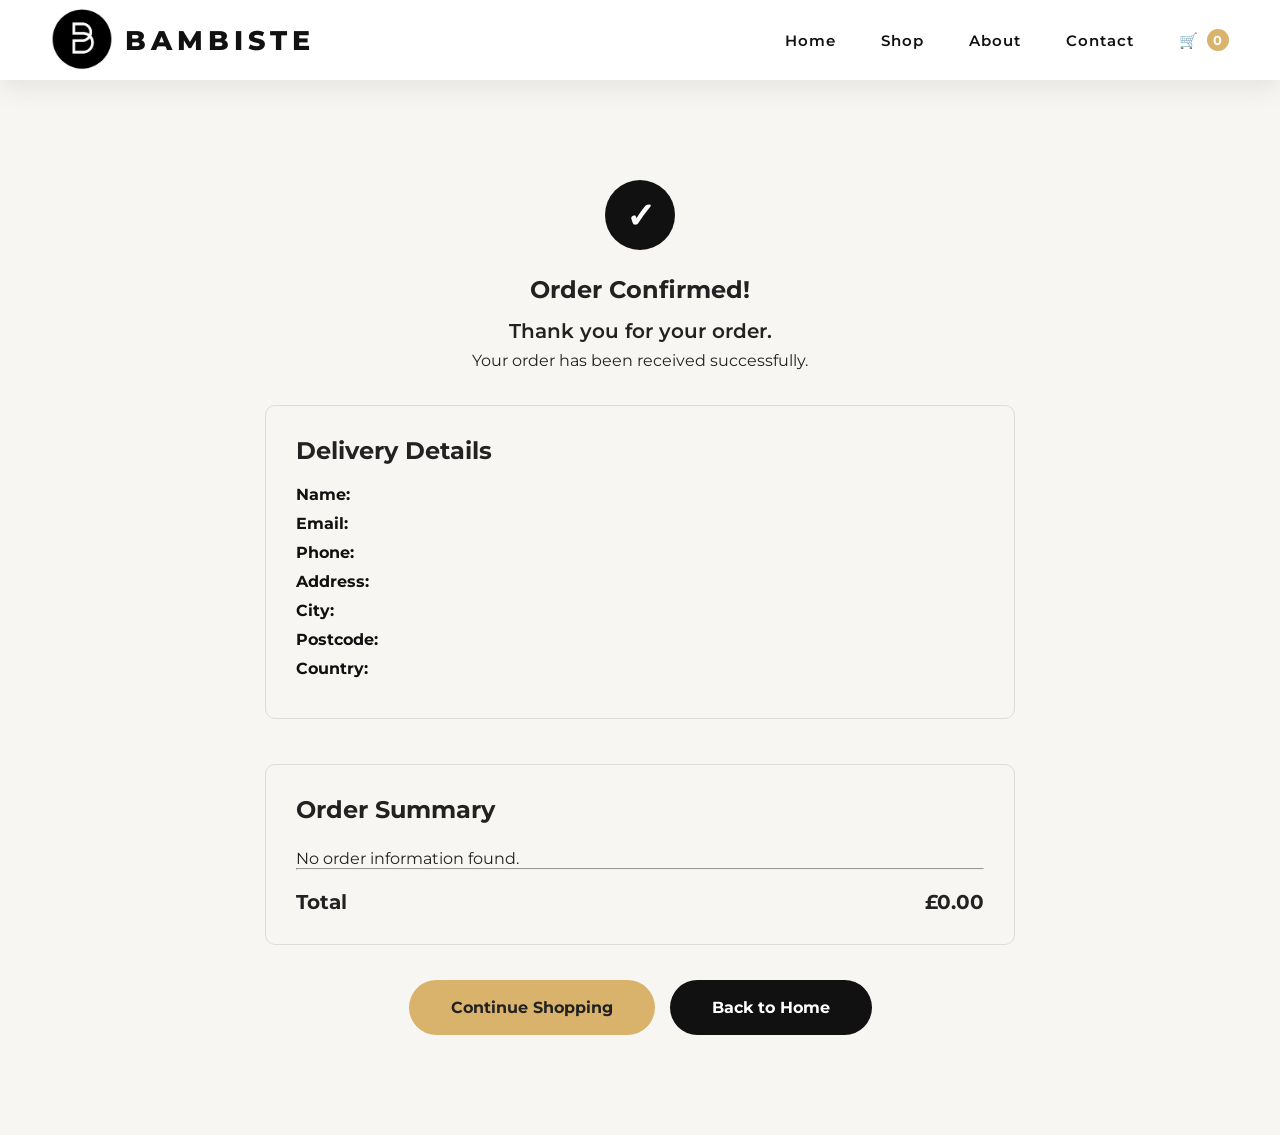
<file: success.html>
<!DOCTYPE html>
<html lang="en">

<head>

<meta charset="UTF-8">
<meta name="viewport" content="width=device-width, initial-scale=1.0">

<title>Order Confirmed | Bambiste</title>

<link rel="stylesheet" href="style.css">

<link rel="preconnect" href="https://fonts.googleapis.com">
<link rel="preconnect" href="https://fonts.gstatic.com" crossorigin>

<link href="https://fonts.googleapis.com/css2?family=Montserrat:wght@300;400;500;600;700;800&display=swap" rel="stylesheet">

</head>

<body class="inner-page">

<header>

<nav class="navbar">

<a href="index.html" class="logo">

<img src="logo.PNG" alt="Bambiste Logo">

<span>BAMBISTE</span>

</a>

<div class="menu-toggle" id="menu-toggle">
☰
</div>

<ul class="nav-links" id="nav-links">

<li><a href="index.html">Home</a></li>

<li><a href="shop.html">Shop</a></li>

<li><a href="about.html">About</a></li>

<li><a href="contact.html">Contact</a></li>

<li class="cart-link">

<a href="cart.html">
🛒 <span id="cart-count">0</span>
</a>

</li>

</ul>

</nav>

</header>


<main>

<section class="success-page">

<div class="container">

<div class="success-box">

<div class="success-icon">
✓
</div>

<h1>Order Confirmed!</h1>

<p class="success-message">
Thank you for your order.
</p>

<p>
Your order has been received successfully.
</p>


<!-- ===============================
     DELIVERY DETAILS
=============================== -->

<div class="customer-details">

<h2>Delivery Details</h2>

<div class="customer-info">

<p>
<strong>Name:</strong>
<span id="customer-name"></span>
</p>

<p>
<strong>Email:</strong>
<span id="customer-email"></span>
</p>

<p>
<strong>Phone:</strong>
<span id="customer-phone"></span>
</p>

<p>
<strong>Address:</strong>
<span id="customer-address"></span>
</p>

<p>
<strong>City:</strong>
<span id="customer-city"></span>
</p>

<p>
<strong>Postcode:</strong>
<span id="customer-postcode"></span>
</p>

<p>
<strong>Country:</strong>
<span id="customer-country"></span>
</p>

</div>

</div>


<!-- ===============================
     ORDER INFORMATION
=============================== -->

<div class="order-confirmation">

<h2>Order Summary</h2>

<div id="success-items"></div>

<hr>

<div class="success-total">

<strong>Total</strong>

<strong>
£<span id="success-total">0.00</span>
</strong>

</div>

</div>


<!-- ===============================
     BUTTONS
=============================== -->

<div class="success-buttons">

<a href="shop.html" class="btn">
Continue Shopping
</a>

<a href="index.html" class="btn secondary-btn">
Back to Home
</a>

</div>

</div>

</div>

</section>

</main>


<script src="script.js"></script>
<script src="success.js"></script>

</body>

</html>
</file>
<file: style.css>
/* =====================================================
   BAMBISTE WEBSITE
   MAIN STYLESHEET
===================================================== */

/* =====================================================
   RESET
===================================================== */

* {
    margin: 0;
    padding: 0;
    box-sizing: border-box;
}

html {
    scroll-behavior: smooth;
}

body {
    font-family: 'Montserrat', sans-serif;
    background: #f8f6f2;
    color: #222;
    overflow-x: hidden;
}

img {
    display: block;
    max-width: 100%;
}

a {
    text-decoration: none;
}

ul {
    list-style: none;
}

/* =====================================================
   REUSABLE
===================================================== */

section {
    width: 100%;
}

.btn {
    display: inline-flex;
    align-items: center;
    justify-content: center;
    padding: 18px 42px;
    background: #d9b36c;
    color: #222;
    border-radius: 50px;
    font-weight: 700;
    transition: .35s ease;
}

.btn:hover {
    background: #fff;
    transform: translateY(-4px);
    box-shadow: 0 12px 30px rgba(0, 0, 0, .15);
}

/* =====================================================
   HEADER
===================================================== */

header {
    position: fixed;
    top: 0;
    left: 0;
    width: 100%;
    z-index: 1000;
    transition: .35s ease;
}

header.scrolled {
    background: #fff;
    box-shadow: 0 10px 30px rgba(0, 0, 0, .08);
}

.navbar {
    width: 92%;
    max-width: 1400px;
    margin: auto;
    height: 80px;
    display: flex;
    align-items: center;
    justify-content: space-between;
}

.logo {
    display: flex;
    align-items: center;
}

.logo,
.logo:link,
.logo:visited {
    color: #fff;
}

.logo span {
    color: #fff;
    font-size: 1.7rem;
    font-weight: 800;
    letter-spacing: 5px;
    margin-left: 12px;
    text-transform: uppercase;
}

.logo img {
    width: 62px;
    height: 62px;
    object-fit: cover;
    border-radius: 50%;
}

.logo:hover img {
    transform: scale(1.08);
}

/* =====================================================
   INNER PAGE NAVBAR
===================================================== */

.inner-page header {
    background: #fff;
    box-shadow: 0 8px 25px rgba(0, 0, 0, .08);
}

.inner-page .logo,
.inner-page .logo span {
    color: #111;
}

.inner-page .nav-links a {
    color: #111;
}

.inner-page .nav-links a:hover {
    color: #d9b36c;
}

.inner-page header.scrolled {
    background: #fff;
}

/* =====================================================
   NAVIGATION LINKS
===================================================== */

.nav-links {
    display: flex;
    align-items: center;
    gap: 45px;
}

.nav-links a {
    color: #fff;
    font-size: .95rem;
    font-weight: 600;
    letter-spacing: 1px;
    position: relative;
    transition: .3s;
}

header.scrolled .nav-links a {
    color: #222;
}

.nav-links a::after {
    content: "";
    position: absolute;
    left: 0;
    bottom: -6px;
    width: 0;
    height: 2px;
    background: #d9b36c;
    transition: .3s;
}

.nav-links a:hover {
    color: #d9b36c;
}

.nav-links a:hover::after {
    width: 100%;
}

.menu-toggle {
    display: none;
    font-size: 2rem;
    cursor: pointer;
    color: #222;
}

.cart-link a {
    display: flex;
    align-items: center;
    gap: 8px;
}

#cart-count {
    background: #d9b36c;
    color: #fff;
    width: 22px;
    height: 22px;
    border-radius: 50%;
    display: flex;
    justify-content: center;
    align-items: center;
    font-size: .8rem;
    font-weight: 700;
}

/* =====================================================
   HERO
===================================================== */

.hero {
    position: relative;
    min-height: 100vh;
    display: flex;
    justify-content: center;
    align-items: center;
    overflow: hidden;
}

/* =====================================================
   HERO SLIDER
===================================================== */

.hero-slider {
    position: absolute;
    inset: 0;
}

.hero-slider img {
    position: absolute;
    inset: 0;
    width: 100%;
    height: 100%;
    object-fit: cover;
    object-position: center center;
    opacity: 0;
    transform: scale(1);
    transition: opacity 1.2s ease, transform 6s ease;
}

.hero-slider img.active {
    opacity: 1;
    transform: scale(1.06);
}

/* Individual image positioning */

.hero-top {
    object-position: center 15%;
}

.hero-center {
    object-position: center center;
}

.hero-left {
    object-position: left center;
}

.hero-right {
    object-position: right center;
}

/* =====================================================
   HERO OVERLAY
===================================================== */

.hero-overlay {
    position: absolute;
    inset: 0;
    background: linear-gradient(
        rgba(0, 0, 0, .35),
        rgba(0, 0, 0, .55)
    );
}

/* =====================================================
   HERO CONTENT
===================================================== */

.hero-content {
    position: relative;
    z-index: 5;
    width: 90%;
    max-width: 850px;
    text-align: center;
    color: #fff;
}

.subtitle {
    margin-bottom: 22px;
    color: #d9b36c;
    font-size: .95rem;
    letter-spacing: 4px;
    text-transform: uppercase;
}

.hero h1 {
    font-size: clamp(3rem, 7vw, 5rem);
    line-height: 1.1;
    margin-bottom: 25px;
}

.description {
    max-width: 700px;
    margin: 0 auto 45px;
    line-height: 1.9;
    font-size: 1.08rem;
    color: #f2f2f2;
}

/* =====================================================
   SCROLL INDICATOR
===================================================== */

.scroll-indicator {
    position: absolute;
    bottom: 35px;
    left: 50%;
    transform: translateX(-50%);
    color: #fff;
    font-size: .8rem;
    letter-spacing: 3px;
    text-transform: uppercase;
    z-index: 5;
    opacity: .8;
}

/* =====================================================
   OUR STORY
===================================================== */

.story {
    padding: 120px 0;
    background: #f8f6f2;
}

.story-container {
    width: 90%;
    max-width: 1300px;
    margin: auto;
    display: grid;
    grid-template-columns: 1fr 1fr;
    gap: 90px;
    align-items: center;
}

.story-image {
    position: relative;
    overflow: hidden;
    border-radius: 20px;
    box-shadow: 0 20px 60px rgba(0, 0, 0, .12);
}

.story-image img {
    width: 100%;
    aspect-ratio: 4 / 5;
    object-fit: cover;
    object-position: center top;
    transition: transform .7s ease;
}

.story-image:hover img {
    transform: scale(1.05);
}

.story-text {
    max-width: 560px;
}

.section-subtitle {
    display: inline-block;
    color: #d9b36c;
    text-transform: uppercase;
    letter-spacing: 4px;
    font-size: .9rem;
    font-weight: 600;
    margin-bottom: 18px;
}

.story-text h2 {
    font-size: clamp(2.5rem, 5vw, 3.5rem);
    color: #111;
    line-height: 1.2;
    margin-bottom: 30px;
}

.story-text p {
    color: #555;
    font-size: 1.05rem;
    line-height: 1.9;
    margin-bottom: 24px;
}

/* =====================================================
   GENERAL SECTIONS
===================================================== */

.section {
    padding: 120px 0;
}

.container {
    width: 90%;
    max-width: 1300px;
    margin: auto;
}

/* =====================================================
   SCROLLBAR
===================================================== */

::-webkit-scrollbar {
    width: 10px;
}

::-webkit-scrollbar-track {
    background: #efefef;
}

::-webkit-scrollbar-thumb {
    background: #d9b36c;
    border-radius: 20px;
}

::-webkit-scrollbar-thumb:hover {
    background: #bf9850;
}

/* =====================================================
   SELECTION
===================================================== */

::selection {
    background: #d9b36c;
    color: #fff;
}
/* =====================================================
   ABOUT PAGE
===================================================== */

/* ==========================
   ABOUT HERO
========================== */

.about-hero {
    position: relative;
    min-height: 75vh;
    display: flex;
    justify-content: center;
    align-items: center;
    text-align: center;
    color: #fff;
    background:
        linear-gradient(rgba(0, 0, 0, .55), rgba(0, 0, 0, .55)),
        url("statue1.png") center center / cover;
}

.about-content {
    width: 90%;
    max-width: 850px;
    position: relative;
    z-index: 2;
}

.about-content h1 {
    font-size: clamp(3rem, 7vw, 5rem);
    line-height: 1.15;
    margin: 25px 0;
}

.about-content p {
    font-size: 1.1rem;
    line-height: 1.9;
    color: #f4f4f4;
}

/* ==========================
   ABOUT STORY
========================== */

.about-story {
    padding: 120px 0;
}

.about-grid {
    display: grid;
    grid-template-columns: 1fr 1fr;
    gap: 80px;
    align-items: center;
}

.about-image {
    overflow: hidden;
    border-radius: 20px;
    box-shadow: 0 18px 45px rgba(0, 0, 0, .12);
}

.about-image img {
    width: 100%;
    display: block;
    transition: .6s ease;
}

.about-image:hover img {
    transform: scale(1.05);
}

.about-text h2 {
    font-size: clamp(2.4rem, 5vw, 3.5rem);
    margin-bottom: 30px;
    color: #111;
}

.about-text p {
    color: #555;
    line-height: 1.9;
    margin-bottom: 22px;
    font-size: 1.05rem;
}

/* ==========================
   PURPOSE & MISSION
========================== */

.about-purpose,
.mission {
    padding: 100px 0;
    background: #fff;
}

.purpose-text {
    max-width: 850px;
    margin: auto;
    text-align: center;
}

.purpose-text p {
    font-size: 1.15rem;
    line-height: 2;
    color: #555;
    margin-bottom: 22px;
}

/* ==========================
   VALUES
========================== */

.values {
    padding: 120px 0;
    background: #f8f6f2;
}

.values-grid {
    display: grid;
    grid-template-columns: repeat(3, 1fr);
    gap: 35px;
}

.value-card {
    background: #fff;
    padding: 45px 35px;
    border-radius: 20px;
    text-align: center;
    transition: .35s;
    box-shadow: 0 10px 30px rgba(0, 0, 0, .08);
}

.value-card:hover {
    transform: translateY(-10px);
}

.value-card h3 {
    font-size: 1.5rem;
    margin-bottom: 18px;
    color: #222;
}

.value-card p {
    color: #666;
    line-height: 1.8;
}

/* ==========================
   ABOUT FINAL CTA
========================== */

.about-cta {
    padding: 140px 0;
    text-align: center;
    background: #111;
    color: #fff;
}

.about-cta h2 {
    font-size: clamp(2.5rem, 5vw, 4rem);
    margin: 20px 0;
    line-height: 1.2;
}

.about-cta p {
    max-width: 700px;
    margin: 0 auto 40px;
    color: #ddd;
    line-height: 1.9;
}


/* =====================================================
   CONTACT PAGE
===================================================== */

/* ==========================
   CONTACT HERO
========================== */

.contact-hero {
    position: relative;
    min-height: 70vh;
    display: flex;
    justify-content: center;
    align-items: center;
    text-align: center;
    color: #fff;
    background:
        linear-gradient(rgba(0, 0, 0, .55), rgba(0, 0, 0, .55)),
        url("tree.JPG") center center / cover;
}

.contact-content {
    width: 90%;
    max-width: 800px;
    position: relative;
    z-index: 2;
}

.contact-content h1 {
    font-size: clamp(3rem, 7vw, 5rem);
    margin: 20px 0;
    line-height: 1.15;
}

.contact-content p {
    color: #f2f2f2;
    line-height: 1.9;
    font-size: 1.05rem;
}

/* ==========================
   CONTACT SECTION
========================== */

.contact-section {
    padding: 120px 0;
    background: #f8f6f2;
}

.contact-grid {
    display: grid;
    grid-template-columns: 1fr 1fr;
    gap: 70px;
    align-items: start;
}

.contact-intro {
    color: #666;
    line-height: 1.9;
    margin-bottom: 40px;
}

/* ==========================
   CONTACT CARDS
========================== */

.info-cards {
    display: flex;
    flex-direction: column;
    gap: 25px;
}

.info-card {
    background: #fff;
    padding: 30px;
    border-radius: 20px;
    box-shadow: 0 10px 30px rgba(0, 0, 0, .08);
    transition: .35s;
}

.info-card:hover {
    transform: translateY(-8px);
}

.info-icon {
    font-size: 2rem;
    margin-bottom: 15px;
}

.info-card h3 {
    margin-bottom: 10px;
    color: #111;
}

.info-card p {
    color: #666;
    line-height: 1.8;
}

/* ==========================
   CONTACT FORM
========================== */

.contact-form {
    background: #fff;
    padding: 40px;
    border-radius: 20px;
    box-shadow: 0 12px 35px rgba(0, 0, 0, .08);
}

.input-group {
    margin-bottom: 22px;
}

.contact-form input,
.contact-form textarea {
    width: 100%;
    padding: 16px 18px;
    border: 1px solid #ddd;
    border-radius: 12px;
    font-family: 'Montserrat', sans-serif;
    font-size: 1rem;
    transition: .3s;
    background: #fff;
}

.contact-form textarea {
    resize: vertical;
    min-height: 160px;
}

.contact-form input:focus,
.contact-form textarea:focus {
    outline: none;
    border-color: #d9b36c;
    box-shadow: 0 0 0 3px rgba(217, 179, 108, .15);
}

.contact-form .btn {
    width: 100%;
}

/* ==========================
   CONTACT SOCIAL
========================== */

.contact-social {
    padding: 120px 0;
    text-align: center;
    background: #fff;
}

.contact-social h2 {
    font-size: clamp(2.4rem, 5vw, 3.5rem);
    margin: 20px 0;
}

.contact-social p {
    max-width: 700px;
    margin: 0 auto 40px;
    color: #666;
    line-height: 1.8;
}

.social-links {
    display: flex;
    justify-content: center;
    gap: 25px;
    flex-wrap: wrap;
}

.social-links a {
    padding: 14px 28px;
    border: 2px solid #d9b36c;
    border-radius: 40px;
    color: #222;
    font-weight: 600;
    transition: .35s;
}

.social-links a:hover {
    background: #d9b36c;
    color: #fff;
}

/* ==========================
   CONTACT FINAL QUOTE
========================== */

.contact-quote {
    position: relative;
    min-height: 55vh;
    display: flex;
    justify-content: center;
    align-items: center;
    text-align: center;
    color: #fff;
    background:
        linear-gradient(rgba(0, 0, 0, .60), rgba(0, 0, 0, .60)),
        url("gal.PNG") center center / cover;
}

.quote-content {
    width: 90%;
    max-width: 800px;
    position: relative;
    z-index: 2;
}

.quote-content h2 {
    font-size: clamp(2.5rem, 5vw, 4rem);
    line-height: 1.3;
    margin-bottom: 25px;
}

.quote-content p {
    font-size: 1.2rem;
    letter-spacing: 2px;
    text-transform: uppercase;
}
/* =====================================================
   SHOP PAGE
===================================================== */

/* ==========================
   SHOP HERO
========================== */

.shop-hero {
    height: 60vh;
    min-height: 450px;
    display: flex;
    justify-content: center;
    align-items: center;
    text-align: center;
    background:
        linear-gradient(rgba(0, 0, 0, .55), rgba(0, 0, 0, .55)),
        url("car.jpg") center center / cover;
    color: #fff;
}

.shop-hero-content {
    width: 90%;
    max-width: 800px;
}

.shop-hero h1 {
    font-size: clamp(3rem, 7vw, 5rem);
    margin: 20px 0;
}

.shop-hero p {
    line-height: 1.8;
}

/* ==========================
   SECTION HEADINGS
========================== */

.section-heading {
    text-align: center;
    margin-bottom: 70px;
}

.section-heading h2 {
    font-size: 2.8rem;
    margin: 15px 0;
}

.section-description {
    max-width: 650px;
    margin: auto;
    color: #666;
    line-height: 1.8;
}

/* ==========================
   CATEGORIES
========================== */

.categories {
    padding: 120px 0;
}

.category-grid {
    display: grid;
    grid-template-columns: repeat(3, 1fr);
    gap: 30px;
}

.category-card {
    position: relative;
    overflow: hidden;
    border-radius: 20px;
    cursor: pointer;
}

.category-card img {
    width: 100%;
    height: 500px;
    object-fit: cover;
    transition: .6s;
}

.category-card:hover img {
    transform: scale(1.08);
}

.category-overlay {
    position: absolute;
    inset: 0;
    background: linear-gradient(
        to top,
        rgba(0, 0, 0, .7),
        transparent
    );
    display: flex;
    flex-direction: column;
    justify-content: flex-end;
    padding: 35px;
}

.category-overlay h3 {
    color: #fff;
    font-size: 2rem;
    margin-bottom: 10px;
}

.category-overlay a {
    color: #d9b36c;
    font-weight: 600;
}

/* ==========================
   FEATURED PRODUCTS
========================== */

.featured-products {
    padding: 0 0 120px;
}

.product-grid {
    display: grid;
    grid-template-columns: repeat(3, 1fr);
    gap: 35px;
}

.product-card {
    background: #fff;
    border-radius: 20px;
    overflow: hidden;
    text-align: center;
    transition: .35s;
    box-shadow: 0 8px 30px rgba(0, 0, 0, .08);
}

.product-card:hover {
    transform: translateY(-10px);
}

.product-card img {
    width: 100%;
    height: 380px;
    object-fit: cover;
}

.product-card h3 {
    margin: 25px 0 10px;
}

.price {
    color: #d9b36c;
    font-weight: 700;
    margin-bottom: 25px;
}

.product-card .btn {
    margin-bottom: 30px;
}


/* =====================================================
   FOOTER
===================================================== */

.footer {
    background: #111;
    color: #fff;
    padding: 70px 0 25px;
}

.footer-container {
    width: 90%;
    max-width: 1300px;
    margin: auto;
    display: grid;
    grid-template-columns: repeat(3, 1fr);
    gap: 60px;
}

.footer-logo img {
    width: 70px;
    border-radius: 50%;
    margin-bottom: 20px;
}

.footer-logo h3 {
    font-size: 1.6rem;
    letter-spacing: 3px;
    margin-bottom: 12px;
}

.footer-logo p {
    color: #bbb;
    line-height: 1.8;
}

.footer-links h4,
.footer-social h4 {
    margin-bottom: 20px;
    color: #d9b36c;
}

.footer-links a,
.footer-social a {
    display: block;
    color: #ddd;
    margin-bottom: 12px;
    transition: .3s;
}

.footer-links a:hover,
.footer-social a:hover {
    color: #d9b36c;
    padding-left: 6px;
}

.footer-social i {
    width: 22px;
}

.footer-bottom {
    text-align: center;
    margin-top: 60px;
    padding-top: 25px;
    border-top: 1px solid rgba(255, 255, 255, .12);
    color: #888;
    font-size: .9rem;
}
/* =====================================================
   PRODUCT PAGE
===================================================== */

.product-page {
    padding: 170px 0 100px;
    background: #f8f6f2;
}

.breadcrumb {
    margin-bottom: 45px;
    color: #777;
    font-size: .95rem;
}

.breadcrumb a {
    color: #555;
    transition: .3s;
}

.breadcrumb a:hover {
    color: #d9b36c;
}

/* ==========================
   PRODUCT LAYOUT
========================== */

.product-grid {
    display: grid;
    grid-template-columns: 1.1fr 1fr;
    gap: 70px;
    align-items: start;
}

/* ==========================
   PRODUCT GALLERY
========================== */

.product-gallery {
    position: sticky;
    top: 120px;
}

.main-image {
    background: #fff;
    border-radius: 20px;
    overflow: hidden;
    box-shadow: 0 18px 45px rgba(0, 0, 0, .08);
}

.main-image img {
    width: 100%;
    display: block;
    transition: .5s ease;
}

.main-image:hover img {
    transform: scale(1.08);
}

.thumbnail-gallery {
    display: flex;
    gap: 18px;
    margin-top: 25px;
}

.thumb {
    width: 95px;
    height: 95px;
    object-fit: cover;
    border-radius: 12px;
    cursor: pointer;
    border: 3px solid transparent;
    transition: .35s;
}

.thumb:hover {
    border-color: #d9b36c;
    transform: translateY(-4px);
}

.active-thumb {
    border-color: #d9b36c;
}

/* ==========================
   PRODUCT INFO
========================== */

.product-brand {
    color: #d9b36c;
    font-weight: 700;
    letter-spacing: 3px;
    margin-bottom: 15px;
}

.product-info h1 {
    font-size: 3rem;
    margin-bottom: 18px;
    color: #111;
}

.rating {
    margin-bottom: 25px;
    color: #d9b36c;
    font-size: 1.1rem;
}

.rating span {
    color: #777;
    margin-left: 10px;
}

.price {
    font-size: 2.3rem;
    margin-bottom: 30px;
    color: #111;
}

.product-description {
    color: #555;
    line-height: 1.9;
    margin-bottom: 40px;
}

/* ==========================
   PRODUCT OPTIONS
========================== */

.product-option {
    margin-bottom: 35px;
}

.product-option h3 {
    margin-bottom: 15px;
    font-size: 1rem;
}

/* ==========================
   SIZE BUTTONS
========================== */

.sizes {
    display: flex;
    flex-wrap: wrap;
    gap: 12px;
}

.sizes button {
    width: 60px;
    height: 50px;
    border: 2px solid #ddd;
    background: #fff;
    border-radius: 10px;
    cursor: pointer;
    font-weight: 600;
    transition: .3s;
}

.sizes button:hover {
    border-color: #d9b36c;
    color: #d9b36c;
}

.sizes .selected {
    background: #d9b36c;
    color: #fff;
    border-color: #d9b36c;
}

/* ==========================
   QUANTITY
========================== */

.quantity-box {
    display: inline-flex;
    align-items: center;
    border: 1px solid #ddd;
    border-radius: 10px;
    overflow: hidden;
}

.quantity-box button {
    width: 50px;
    height: 50px;
    border: none;
    background: #fff;
    cursor: pointer;
    font-size: 1.3rem;
    transition: .3s;
}

.quantity-box button:hover {
    background: #d9b36c;
    color: #fff;
}

.quantity-box span {
    width: 60px;
    text-align: center;
    font-weight: 700;
}

/* ==========================
   PRODUCT BUTTONS
========================== */

.product-info .btn {
    width: 100%;
    margin-top: 15px;
}

.secondary-btn {
    background: #111;
    color: #fff;
}

.secondary-btn:hover {
    background: #333;
}


/* =====================================================
   PRODUCT DETAILS
===================================================== */

.product-details {
    padding: 100px 0;
    background: #fff;
}

.details-grid {
    display: grid;
    grid-template-columns: 1fr 1fr;
    gap: 80px;
}

.details-grid h2 {
    margin-bottom: 25px;
    font-size: 2rem;
}

.details-grid p {
    color: #666;
    line-height: 2;
}

.details-grid ul {
    list-style: none;
}

.details-grid li {
    padding: 12px 0;
    color: #555;
    border-bottom: 1px solid #eee;
}


/* =====================================================
   RELATED PRODUCTS
===================================================== */

.related-products {
    padding: 120px 0;
    background: #f8f6f2;
}

.product-grid-small {
    display: grid;
    grid-template-columns: repeat(3, 1fr);
    gap: 35px;
}

.related-card {
    background: #fff;
    border-radius: 18px;
    overflow: hidden;
    text-align: center;
    box-shadow: 0 10px 30px rgba(0, 0, 0, .08);
    transition: .35s;
}

.related-card:hover {
    transform: translateY(-8px);
}

.related-card img {
    width: 100%;
    height: 340px;
    object-fit: cover;
}

.related-card h3 {
    margin: 25px 0 12px;
}

.related-card p {
    color: #d9b36c;
    font-weight: 700;
    margin-bottom: 25px;
}

.related-card .btn {
    margin-bottom: 30px;
}
/* =====================================================
   PRODUCT PAGE RESPONSIVE
===================================================== */

@media (max-width: 1000px) {

    .product-grid {
        grid-template-columns: 1fr;
        gap: 60px;
    }

    .product-gallery {
        position: relative;
        top: auto;
    }

    .details-grid {
        grid-template-columns: 1fr;
    }

    .product-grid-small {
        grid-template-columns: repeat(2, 1fr);
    }
}

@media (max-width: 768px) {

    .product-page {
        padding-top: 140px;
    }

    .product-info h1 {
        font-size: 2.3rem;
    }

    .price {
        font-size: 2rem;
    }

    .thumbnail-gallery {
        justify-content: center;
        flex-wrap: wrap;
    }

    .product-grid-small {
        grid-template-columns: 1fr;
    }
}

@media (max-width: 480px) {

    .thumb {
        width: 70px;
        height: 70px;
    }

    .sizes button {
        width: 48px;
        height: 45px;
    }

    .quantity-box {
        width: 100%;
        justify-content: space-between;
    }
}
/* =====================================================
   BAMBISTE - SHOPPING CART
===================================================== */

/* ==========================
   CART PAGE
========================== */

.cart-page {
    padding: 170px 0 100px;
    background: #f8f6f2;
    min-height: 100vh;
}

.cart-page .container {
    max-width: 1200px;
}

/* ==========================
   CART TITLE
========================== */

.cart-page h1 {
    font-size: 3rem;
    color: #111;
    margin-bottom: 45px;
    text-align: center;
}

.cart-page .cart-subtitle {
    text-align: center;
    color: #777;
    margin-top: -30px;
    margin-bottom: 50px;
}

/* ==========================
   CART ITEMS
========================== */

.cart-items {
    display: flex;
    flex-direction: column;
    gap: 20px;
}

.cart-item {
    display: grid;
    grid-template-columns: 130px 1fr auto;
    align-items: center;
    gap: 30px;

    background: #fff;

    padding: 25px;

    border-radius: 20px;

    box-shadow: 0 10px 30px rgba(0, 0, 0, .07);

    transition: .35s ease;
}

.cart-item:hover {
    transform: translateY(-4px);
    box-shadow: 0 15px 35px rgba(0, 0, 0, .11);
}

/* ==========================
   CART PRODUCT IMAGE
========================== */

.cart-item img {
    width: 130px;
    height: 150px;
    object-fit: cover;
    border-radius: 15px;
}

/* ==========================
   CART PRODUCT INFO
========================== */

.cart-info {
    min-width: 0;
}

.cart-info h3 {
    font-size: 1.3rem;
    color: #111;
    margin-bottom: 10px;
}

.cart-info p {
    color: #777;
    margin: 6px 0;
    font-size: .95rem;
}

.cart-info h4 {
    color: #111;
    font-size: 1.2rem;
    margin-top: 15px;
}

/* ==========================
   CART QUANTITY
========================== */

.cart-quantity {
    display: flex;
    align-items: center;
    gap: 12px;
    margin-top: 18px;
}

.cart-quantity button {
    width: 36px;
    height: 36px;

    border: none;
    border-radius: 8px;

    background: #f1f1f1;
    color: #111;

    font-size: 1.2rem;
    font-weight: 600;

    cursor: pointer;

    transition: .3s ease;
}

.cart-quantity button:hover {
    background: #d9b36c;
    color: #fff;
}

.cart-quantity span {
    min-width: 25px;
    text-align: center;

    font-weight: 700;
    color: #111;
}

/* ==========================
   REMOVE BUTTON
========================== */

.cart-item > .remove-btn {
    align-self: center;
}

.remove-btn {
    border: none;

    background: #111;
    color: #fff;

    padding: 11px 20px;

    border-radius: 10px;

    font-family: 'Montserrat', sans-serif;
    font-weight: 600;

    cursor: pointer;

    transition: .3s ease;
}

.remove-btn:hover {
    background: #d32f2f;
    transform: translateY(-2px);
}


/* =====================================================
   CART SUMMARY
===================================================== */

.cart-summary {
    max-width: 500px;

    margin: 45px 0 0 auto;

    padding: 35px;

    background: #fff;

    border-radius: 20px;

    box-shadow: 0 12px 35px rgba(0, 0, 0, .08);
}

.cart-summary h2 {
    font-size: 1.7rem;
    color: #111;

    margin-bottom: 25px;
}

/* ==========================
   SUMMARY ROWS
========================== */

.summary-row {
    display: flex;

    justify-content: space-between;
    align-items: center;

    padding: 12px 0;

    color: #555;

    font-size: 1rem;
}

/* ==========================
   TOTAL
========================== */

.total-row {
    border-top: 1px solid #eee;

    margin-top: 10px;
    padding-top: 22px;

    font-size: 1.35rem;

    color: #111;
}

.total-row strong:last-child {
    color: #d9b36c;
}

/* ==========================
   CHECKOUT BUTTON
========================== */

.cart-summary .checkout-btn {
    display: flex;

    width: 100%;

    margin-top: 25px;

    padding: 17px 25px;
}

/* ==========================
   CONTINUE SHOPPING
========================== */

.continue-shopping {
    display: block;

    text-align: center;

    margin-top: 18px;

    color: #555;

    font-size: .95rem;

    transition: .3s ease;
}

.continue-shopping:hover {
    color: #d9b36c;
}


/* =====================================================
   EMPTY CART
===================================================== */

.empty-cart {
    background: #fff;

    padding: 70px 30px;

    border-radius: 20px;

    text-align: center;

    box-shadow: 0 10px 30px rgba(0, 0, 0, .07);
}

.empty-cart h2 {
    font-size: 2rem;
    margin-bottom: 15px;
}

.empty-cart p {
    color: #777;
    margin-bottom: 30px;
}


/* =====================================================
   CART RESPONSIVE
===================================================== */

@media (max-width: 900px) {

    .cart-item {
        grid-template-columns: 110px 1fr;
        gap: 22px;
    }

    .cart-item > .remove-btn {
        grid-column: 2;
        justify-self: start;
    }

    .cart-item img {
        width: 110px;
        height: 130px;
    }

    .cart-summary {
        max-width: 100%;
    }
}

@media (max-width: 600px) {

    .cart-page {
        padding: 135px 0 70px;
    }

    .cart-page h1 {
        font-size: 2.2rem;
        margin-bottom: 35px;
    }

    .cart-page .cart-subtitle {
        margin-top: -20px;
        margin-bottom: 35px;
    }

    .cart-item {
        display: flex;
        flex-direction: column;
        align-items: stretch;
        gap: 18px;
        padding: 20px;
        text-align: left;
    }

    .cart-item img {
        width: 100%;
        height: 280px;
    }

    .cart-info h3 {
        font-size: 1.2rem;
    }

    .cart-quantity {
        margin-top: 15px;
    }

    .cart-item > .remove-btn {
        width: 100%;
    }

    .cart-summary {
        margin-top: 30px;
        padding: 25px 20px;
    }

    .cart-summary h2 {
        font-size: 1.4rem;
    }

    .summary-row {
        font-size: .95rem;
    }

    .total-row {
        font-size: 1.2rem;
    }
}

@media (max-width: 400px) {

    .cart-page h1 {
        font-size: 1.9rem;
    }

    .cart-item img {
        height: 240px;
    }

    .cart-summary {
        padding: 22px 18px;
    }
}
/* =====================================================
   CHECKOUT PAGE
===================================================== */

/* ==========================
   CHECKOUT LAYOUT
========================== */

.checkout-grid {
    display: grid;
    grid-template-columns: 2fr 1fr;
    gap: 50px;
    margin-top: 40px;
    align-items: start;
}

/* ==========================
   CHECKOUT FORM
========================== */

.checkout-form {
    background: #fff;
    padding: 40px;
    border-radius: 20px;
    box-shadow: 0 10px 35px rgba(0, 0, 0, .08);
}

.checkout-form h2 {
    margin-bottom: 25px;
    color: #111;
}

.checkout-form input,
.checkout-form select {
    width: 100%;
    padding: 16px;
    margin-bottom: 20px;
    border: 1px solid #ddd;
    border-radius: 12px;
    font-size: 1rem;
    font-family: 'Montserrat', sans-serif;
    transition: .3s;
    background: #fff;
}

.checkout-form input:focus,
.checkout-form select:focus {
    outline: none;
    border-color: #d9b36c;
    box-shadow: 0 0 0 3px rgba(217, 179, 108, .15);
}

/* ==========================
   PAYMENT ROW
========================== */

.payment-row {
    display: grid;
    grid-template-columns: 1fr 1fr;
    gap: 15px;
}


/* =====================================================
   ORDER SUMMARY
===================================================== */

.order-summary {
    background: #fff;
    padding: 35px;
    border-radius: 20px;
    box-shadow: 0 10px 35px rgba(0, 0, 0, .08);
    position: sticky;
    top: 120px;
}

.order-summary h2 {
    margin-bottom: 25px;
}

/* ==========================
   CHECKOUT ITEMS
========================== */

.checkout-item {
    display: flex;
    align-items: center;
    gap: 15px;
    margin-bottom: 25px;
    padding-bottom: 20px;
    border-bottom: 1px solid #eee;
}

.checkout-item img {
    width: 80px;
    height: 80px;
    object-fit: cover;
    border-radius: 12px;
}

.checkout-info {
    flex: 1;
}

.checkout-info h3 {
    font-size: 1rem;
    margin-bottom: 6px;
}

.checkout-info p {
    color: #666;
    font-size: .95rem;
}

/* ==========================
   ORDER TOTAL
========================== */

.order-summary hr {
    margin: 25px 0;
}

.order-summary h3 {
    display: flex;
    justify-content: space-between;
    align-items: center;
    font-size: 1.4rem;
}


/* =====================================================
   PAYMENT METHODS
===================================================== */

.payment-methods {
    display: grid;
    gap: 18px;
    margin-bottom: 35px;
}

.payment-option {
    border: 2px solid #ddd;
    border-radius: 15px;
    padding: 20px;
    cursor: pointer;
    font-weight: 600;
    font-size: 1.05rem;
    transition: .3s;
    background: #fff;
}

.payment-option:hover {
    border-color: #d9b36c;
    transform: translateY(-2px);
}

.payment-option.selected {
    border-color: #d9b36c;
    background: #faf3e3;
}


/* =====================================================
   COMPLETE ORDER BUTTON
===================================================== */

.checkout-form .checkout-btn {
    display: flex;
    width: 70%;
    margin: 35px auto 10px;
    padding-top: 18px;
    padding-bottom: 18px;
}


/* =====================================================
   CHECKOUT RESPONSIVE
===================================================== */

@media (max-width: 900px) {

    .checkout-grid {
        grid-template-columns: 1fr;
    }

    .order-summary {
        position: relative;
        top: auto;
    }
}

@media (max-width: 600px) {

    .checkout-form {
        padding: 25px;
    }

    .payment-row {
        grid-template-columns: 1fr;
    }

    .checkout-item {
        flex-direction: column;
        text-align: center;
    }

    .checkout-form .checkout-btn {
        width: 100%;
    }
}
/* =====================================================
   SUCCESS / ORDER CONFIRMATION PAGE
===================================================== */

/* ==========================
   SUCCESS PAGE
========================== */

.success-page {
    min-height: 100vh;

    display: flex;
    justify-content: center;
    align-items: center;

    padding: 180px 20px 100px;

    background: #f8f6f2;
}

/* ==========================
   SUCCESS BOX
========================== */

.success-box {
    max-width: 750px;
    width: 100%;

    margin: 0 auto;

    text-align: center;
}

/* ==========================
   SUCCESS CARD
========================== */

.success-card {
    background: #fff;

    max-width: 700px;
    width: 100%;

    padding: 60px;

    text-align: center;

    border-radius: 25px;

    box-shadow: 0 20px 50px rgba(0, 0, 0, .08);
}

/* ==========================
   SUCCESS ICON
========================== */

.success-icon {
    width: 70px;
    height: 70px;

    margin: 0 auto 25px;

    display: flex;
    align-items: center;
    justify-content: center;

    border-radius: 50%;

    background: #111;
    color: #fff;

    font-size: 35px;
    font-weight: 700;
}

/* ==========================
   SUCCESS HEADINGS
========================== */

.success-card h1,
.success-box h1 {
    margin-bottom: 15px;
}

.success-card h1 {
    font-size: 3rem;
    color: #111;
}

.success-card h2 {
    color: #d9b36c;
    margin-bottom: 25px;
}

/* ==========================
   SUCCESS MESSAGE
========================== */

.success-message {
    font-size: 20px;
    font-weight: 600;
    margin-bottom: 8px;
}

.success-card p {
    color: #666;
    line-height: 1.9;
    margin-bottom: 40px;
}


/* =====================================================
   ORDER CONFIRMATION
===================================================== */

.order-confirmation {
    margin-top: 45px;

    padding: 30px;

    border: 1px solid #ddd;
    border-radius: 10px;

    text-align: left;
}

.order-confirmation h2 {
    margin-bottom: 25px;
}

/* ==========================
   SUCCESS ITEMS
========================== */

.success-item {
    display: flex;

    justify-content: space-between;

    gap: 20px;

    padding: 18px 0;

    border-bottom: 1px solid #eee;
}

.success-item h3 {
    margin-bottom: 8px;
}

.success-item p {
    margin: 4px 0;
    color: #777;
}


/* =====================================================
   CUSTOMER DELIVERY DETAILS
===================================================== */

.customer-details {
    max-width: 750px;

    margin: 35px auto 0;

    padding: 30px;

    border: 1px solid #ddd;
    border-radius: 10px;

    text-align: left;
}

.customer-details h2 {
    margin-bottom: 20px;
}

.customer-info p {
    margin: 10px 0;
    color: #666;
}

.customer-info strong {
    color: #111;
}


/* =====================================================
   SUCCESS TOTAL
===================================================== */

.success-total {
    display: flex;

    justify-content: space-between;

    padding-top: 20px;

    font-size: 20px;
}


/* =====================================================
   SUCCESS BUTTONS
===================================================== */

.success-buttons {
    margin-top: 35px;

    display: flex;

    justify-content: center;

    gap: 15px;

    flex-wrap: wrap;
}


/* =====================================================
   SUCCESS PAGE RESPONSIVE
===================================================== */

@media (max-width: 768px) {

    .success-card {
        padding: 40px 25px;
    }

    .success-card h1 {
        font-size: 2.2rem;
    }
}

@media (max-width: 600px) {

    .success-page {
        padding: 50px 15px;
    }

    .order-confirmation {
        padding: 20px;
    }

    .customer-details {
        padding: 20px;
    }

    .success-item {
        flex-direction: column;
        gap: 8px;
    }

    .success-buttons {
        flex-direction: column;
    }

    .success-buttons .btn {
        width: 100%;
    }
}
/* =====================================================
   RESPONSIVE DESIGN
===================================================== */

/* ==========================
   TABLETS / SMALL LAPTOPS
========================== */

@media (max-width: 1100px) {

    .hero h1 {
        font-size: 4rem;
    }

    .story-container {
        gap: 60px;
    }
}


/* ==========================
   TABLETS
========================== */

@media (max-width: 900px) {

    .navbar {
        padding: 16px 0;
    }

    .nav-links {
        gap: 24px;
    }

    .hero {
        min-height: 90vh;
    }

    .hero h1 {
        font-size: 3.2rem;
    }

    .description {
        font-size: 1rem;
    }

    /* STORY */

    .story-container {
        grid-template-columns: 1fr;
        gap: 50px;

        text-align: center;
    }

    .story-text {
        max-width: 100%;
    }

    .story-image {
        max-width: 550px;
        margin: auto;
    }

    /* SHOP */

    .category-grid,
    .product-grid {
        grid-template-columns: 1fr;
    }

    /* ABOUT */

    .about-grid {
        grid-template-columns: 1fr;
        text-align: center;
    }

    .values-grid {
        grid-template-columns: 1fr;
    }

    /* CONTACT */

    .contact-grid {
        grid-template-columns: 1fr;
    }

    .contact-info {
        text-align: center;
    }

    .contact-form {
        padding: 30px;
    }

    /* FOOTER */

    .footer-container {
        grid-template-columns: 1fr;

        text-align: center;

        gap: 40px;
    }

    .footer-logo img {
        margin: 0 auto 20px;
    }

    /* CHECKOUT */

    .checkout-grid {
        grid-template-columns: 1fr;
    }

    .order-summary {
        position: relative;
        top: auto;
    }

    /* PRODUCT PAGE */

    .product-grid {
        grid-template-columns: 1fr;
        gap: 60px;
    }

    .product-gallery {
        position: relative;
        top: auto;
    }

    .details-grid {
        grid-template-columns: 1fr;
    }

    .product-grid-small {
        grid-template-columns: repeat(2, 1fr);
    }

    /* CART */

    .cart-item {
        grid-template-columns: 110px 1fr;
        gap: 22px;
    }

    .cart-item > .remove-btn {
        grid-column: 2;
        justify-self: start;
    }

    .cart-item img {
        width: 110px;
        height: 130px;
    }

    .cart-summary {
        max-width: 100%;
    }
}


/* ==========================
   MOBILE NAVIGATION
========================== */

@media (max-width: 768px) {

    .navbar {
        height: 80px;
        flex-direction: row;
    }

    .menu-toggle {
        display: block;
        font-size: 2rem;
    }

    .nav-links {
        position: absolute;

        top: 80px;
        left: 0;

        width: 100%;

        background: #fff;

        flex-direction: column;

        gap: 25px;

        padding: 35px 0;

        display: none;

        box-shadow: 0 15px 30px rgba(0, 0, 0, .08);
    }

    .nav-links.active {
        display: flex;
    }

    .nav-links a {
        color: #222;
        font-size: 1rem;
    }

    /* HERO */

    .hero h1 {
        font-size: 2.7rem;
    }

    .description {
        font-size: 1rem;
    }

    /* BUTTON */

    .btn {
        padding: 16px 34px;
    }

    /* STORY */

    .story {
        padding: 90px 0;
    }

    /* PRODUCT */

    .product-page {
        padding-top: 140px;
    }

    .product-info h1 {
        font-size: 2.3rem;
    }

    .price {
        font-size: 2rem;
    }

    .thumbnail-gallery {
        justify-content: center;
        flex-wrap: wrap;
    }

    .product-grid-small {
        grid-template-columns: 1fr;
    }

    /* CART */

    .cart-item {
        display: flex;

        flex-direction: column;

        align-items: stretch;

        gap: 18px;

        padding: 20px;

        text-align: left;
    }

    .cart-item img {
        width: 100%;
        height: 280px;
    }

    .cart-info h3 {
        font-size: 1.2rem;
    }

    .cart-quantity {
        margin-top: 15px;
    }

    .cart-item > .remove-btn {
        width: 100%;
    }

    .cart-summary {
        margin-top: 30px;
        padding: 25px 20px;
    }

    .cart-summary h2 {
        font-size: 1.4rem;
    }

    .summary-row {
        font-size: .95rem;
    }

    .total-row {
        font-size: 1.2rem;
    }

    /* SUCCESS */

    .success-card {
        padding: 40px 25px;
    }

    .success-card h1 {
        font-size: 2.2rem;
    }

    /* CHECKOUT */

    .checkout-form {
        padding: 25px;
    }

    .payment-row {
        grid-template-columns: 1fr;
    }

    .checkout-item {
        flex-direction: column;
        text-align: center;
    }
}


/* ==========================
   SMALL MOBILE
========================== */

@media (max-width: 600px) {

    /* CHECKOUT */

    .checkout-grid {
        grid-template-columns: 1fr;
    }

    .checkout-form {
        padding: 25px;
    }

    /* CART */

    .cart-page {
        padding: 135px 0 70px;
    }

    .cart-page h1 {
        font-size: 2.2rem;
        margin-bottom: 35px;
    }

    .cart-page .cart-subtitle {
        margin-top: -20px;
        margin-bottom: 35px;
    }

    .cart-item {
        padding: 20px;
    }

    .cart-item img {
        height: 280px;
    }

    .cart-summary {
        padding: 25px 20px;
    }

    /* SUCCESS */

    .success-page {
        padding: 50px 15px;
    }

    .order-confirmation {
        padding: 20px;
    }

    .customer-details {
        padding: 20px;
    }

    .success-item {
        flex-direction: column;
        gap: 8px;
    }

    .success-buttons {
        flex-direction: column;
    }

    .success-buttons .btn {
        width: 100%;
    }
}


/* ==========================
   VERY SMALL MOBILE
========================== */

@media (max-width: 480px) {

    .hero {
        min-height: 80vh;
    }

    .hero-content {
        width: 92%;
    }

    .hero h1 {
        font-size: 2.2rem;
    }

    .description {
        font-size: .95rem;
    }

    .story {
        padding: 80px 0;
    }

    .story-text h2 {
        font-size: 2rem;
    }

    .story-text p {
        font-size: 1rem;
    }

    .scroll-indicator {
        display: none;
    }

    /* PRODUCT */

    .thumb {
        width: 70px;
        height: 70px;
    }

    .sizes button {
        width: 48px;
        height: 45px;
    }

    .quantity-box {
        width: 100%;
        justify-content: space-between;
    }

    /* CART */

    .cart-page h1 {
        font-size: 1.9rem;
    }

    .cart-item img {
        height: 240px;
    }

    .cart-summary {
        padding: 22px 18px;
    }
}


/* ==========================
   EXTRA SMALL DEVICES
========================== */

@media (max-width: 400px) {

    .cart-page h1 {
        font-size: 1.9rem;
    }

    .cart-item img {
        height: 240px;
    }

    .cart-summary {
        padding: 22px 18px;
    }
}


/* =====================================================
   FINAL CHECKOUT BUTTON SPACING
===================================================== */

.checkout-form .checkout-btn {
    display: flex;

    width: 70%;

    margin: 35px auto 10px;

    padding-top: 18px;
    padding-bottom: 18px;
}


/* ==========================
   PAYMENT METHODS SPACING
========================== */

.payment-methods {
    margin-bottom: 35px;
}
</file>
<file: checkout.css>
/* =========================================
   BAMBISTE CHECKOUT
========================================= */

.checkout-page {
    padding: 80px 0;
    min-height: 70vh;
}

.checkout-heading {
    text-align: center;
    margin-bottom: 60px;
}

.checkout-heading .section-subtitle {
    margin-bottom: 10px;
}

.checkout-heading h1 {
    font-size: 48px;
    margin-bottom: 15px;
}

.checkout-heading p:last-child {
    color: #777;
    font-size: 16px;
}


/* =========================================
   CHECKOUT GRID
========================================= */

.checkout-grid {
    display: grid;
    grid-template-columns: 1.4fr 0.9fr;
    gap: 50px;
    align-items: start;
}


/* =========================================
   FORM BOX
========================================= */

.checkout-form-box {
    background: #fff;
    border: 1px solid #e5e5e5;
    padding: 40px;
}

.checkout-form-box h2 {
    margin-bottom: 10px;
    font-size: 24px;
}

.checkout-intro {
    color: #777;
    margin-bottom: 30px;
}


/* =========================================
   FORM FIELDS
========================================= */

.form-group {
    margin-bottom: 22px;
}

.form-group label {
    display: block;
    font-size: 14px;
    font-weight: 600;
    margin-bottom: 8px;
}

.form-group input,
.form-group select {
    width: 100%;
    padding: 15px 16px;
    border: 1px solid #d8d8d8;
    background: #fff;
    font-family: "Montserrat", sans-serif;
    font-size: 14px;
    outline: none;
    transition: border 0.2s ease;
    box-sizing: border-box;
}

.form-group input:focus,
.form-group select:focus {
    border-color: #111;
}

.form-row {
    display: grid;
    grid-template-columns: 1fr 1fr;
    gap: 18px;
}


/* =========================================
   PAYMENT
========================================= */

.checkout-payment {
    margin-top: 45px;
}

.payment-methods {
    display: flex;
    flex-direction: column;
    gap: 12px;
}

.payment-option {
    display: flex;
    align-items: center;
    gap: 15px;
    padding: 18px;
    border: 1px solid #ddd;
    cursor: pointer;
    transition: all 0.2s ease;
    background: #fff;
}

.payment-option:hover {
    border-color: #111;
}

.payment-option.selected {
    border: 2px solid #111;
    padding: 17px;
}

.payment-radio {
    width: 18px;
    height: 18px;
    border: 1px solid #aaa;
    border-radius: 50%;
    position: relative;
    flex-shrink: 0;
}

.payment-option.selected .payment-radio {
    border-color: #111;
}

.payment-option.selected .payment-radio::after {
    content: "";
    position: absolute;
    width: 10px;
    height: 10px;
    background: #111;
    border-radius: 50%;
    top: 3px;
    left: 3px;
}

.payment-details {
    display: flex;
    flex-direction: column;
    gap: 5px;
    flex: 1;
}

.payment-details strong {
    font-size: 14px;
}

.payment-details span {
    font-size: 12px;
    color: #777;
}

.payment-logo {
    font-size: 22px;
    font-weight: 700;
}


/* =========================================
   COMPLETE ORDER BUTTON
========================================= */

.checkout-submit {
    width: 100%;
    margin-top: 30px;
    border: none;
    cursor: pointer;
    font-family: "Montserrat", sans-serif;
}


/* =========================================
   ORDER SUMMARY
========================================= */

.order-summary {
    background: #f8f8f8;
    padding: 35px;
    position: sticky;
    top: 30px;
}

.summary-header {
    display: flex;
    justify-content: space-between;
    align-items: center;
    gap: 15px;
    margin-bottom: 30px;
}

.summary-header h2 {
    margin: 0;
    font-size: 24px;
}

.secure-checkout {
    font-size: 11px;
    color: #666;
}


/* =========================================
   CHECKOUT PRODUCTS
========================================= */

.checkout-item {
    display: grid;
    grid-template-columns: 75px 1fr auto;
    gap: 15px;
    align-items: center;
    padding: 15px 0;
}

.checkout-item img {
    width: 75px;
    height: 85px;
    object-fit: cover;
}

.checkout-info h3 {
    margin: 0 0 7px;
    font-size: 14px;
}

.checkout-info p {
    margin: 3px 0;
    color: #777;
    font-size: 12px;
}

.checkout-item strong {
    font-size: 14px;
    white-space: nowrap;
}


/* =========================================
   SUMMARY ROWS
========================================= */

.summary-divider {
    height: 1px;
    background: #ddd;
    margin: 20px 0;
}

.summary-row {
    display: flex;
    justify-content: space-between;
    align-items: center;
    margin: 12px 0;
    font-size: 14px;
}

.summary-row strong {
    font-weight: 600;
}

.free-shipping {
    font-size: 13px;
}

.checkout-total {
    font-size: 20px;
    margin-top: 20px;
}

.checkout-total strong {
    font-size: 22px;
}


/* =========================================
   SECURITY MESSAGE
========================================= */

.checkout-security {
    margin-top: 30px;
    padding: 15px;
    background: #fff;
    text-align: center;
    font-size: 11px;
    color: #777;
}


/* =========================================
   BACK TO CART
========================================= */

.back-to-cart {
    display: block;
    margin-top: 25px;
    text-align: center;
    color: #111;
    text-decoration: none;
    font-size: 13px;
    font-weight: 600;
}

.back-to-cart:hover {
    text-decoration: underline;
}


/* =========================================
   MOBILE
========================================= */

@media (max-width: 900px) {

    .checkout-page {
        padding: 60px 20px;
    }

    .checkout-grid {
        grid-template-columns: 1fr;
        gap: 30px;
    }

    .order-summary {
        position: static;
    }

    .checkout-heading h1 {
        font-size: 38px;
    }

}


@media (max-width: 600px) {

    .checkout-page {
        padding: 45px 15px;
    }

    .checkout-heading {
        margin-bottom: 35px;
    }

    .checkout-heading h1 {
        font-size: 32px;
    }

    .checkout-form-box {
        padding: 25px 20px;
    }

    .form-row {
        grid-template-columns: 1fr;
        gap: 0;
    }

    .order-summary {
        padding: 25px 20px;
    }

    .summary-header {
        align-items: flex-start;
        flex-direction: column;
    }

    .checkout-item {
        grid-template-columns: 60px 1fr;
    }

    .checkout-item img {
        width: 60px;
        height: 70px;
    }

    .checkout-item strong {
        grid-column: 2;
    }

}
.cash-on-delivery {
    cursor: default;
    border-color: #d9b36c;
    background: #faf3e3;
}

.cash-on-delivery:hover {
    transform: none;
}

.cash-on-delivery .payment-radio {
    display: flex;
    align-items: center;
    justify-content: center;

    width: 24px;
    height: 24px;

    border-radius: 50%;

    background: #d9b36c;
    color: #fff;

    font-size: 14px;
    font-weight: 700;
}
</file>
